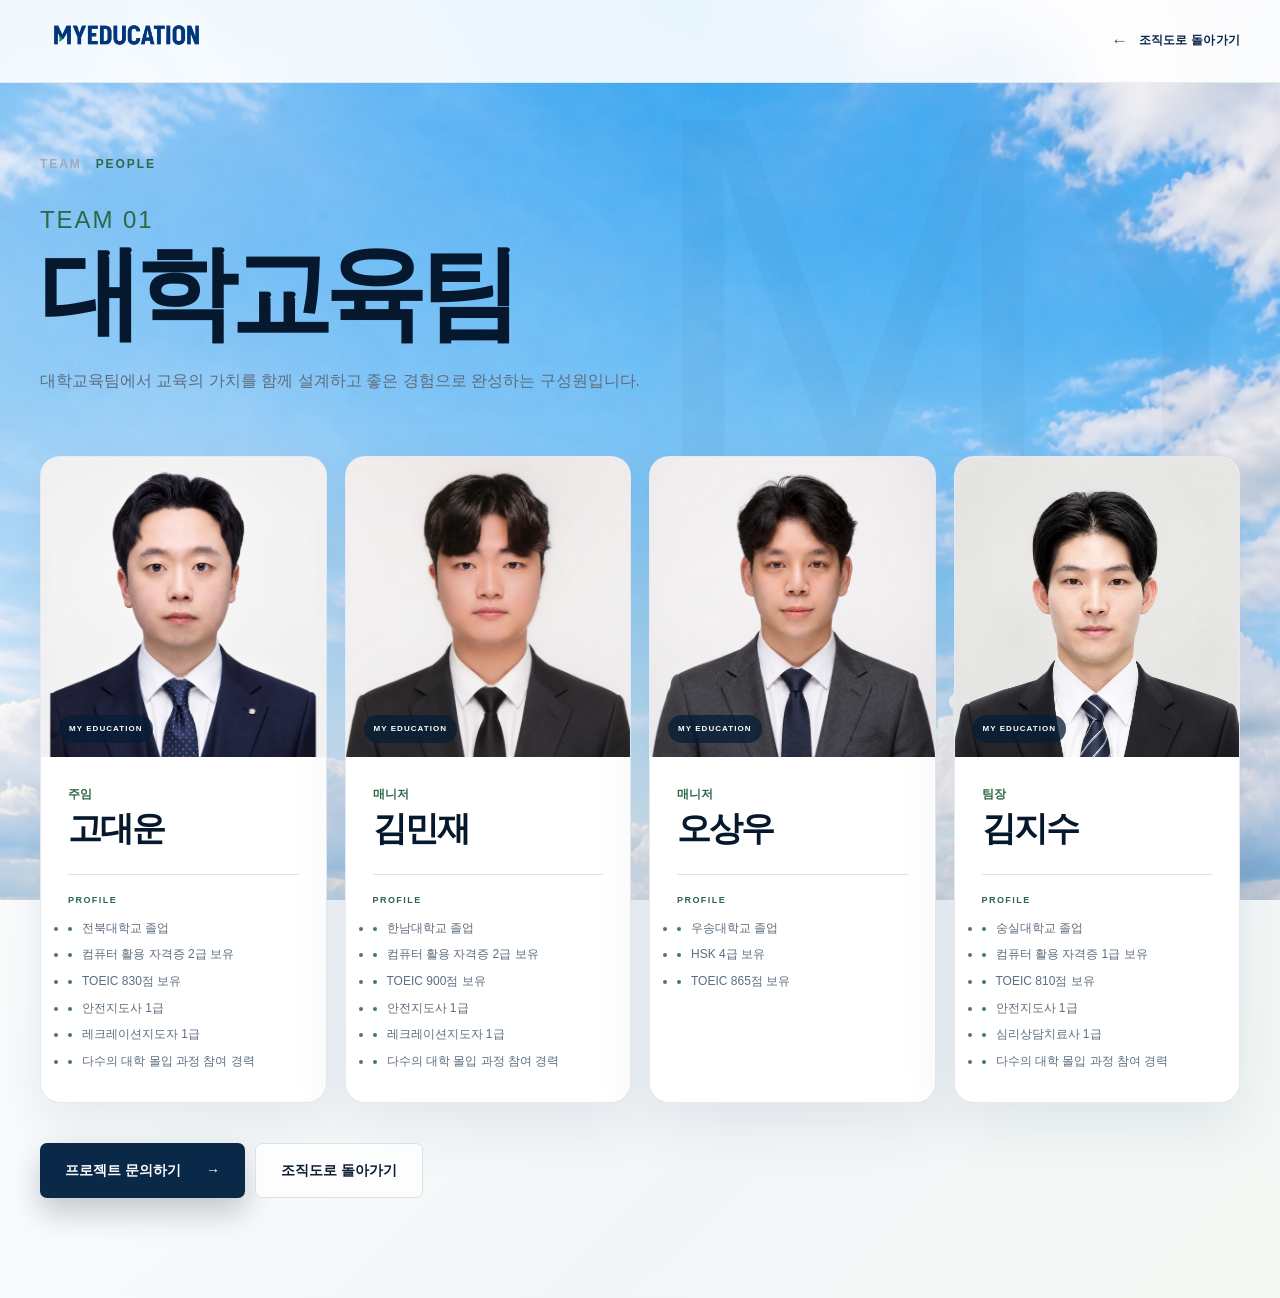
<file: team.html>
<!DOCTYPE html>
<html lang="ko">
<head>
    <meta charset="UTF-8">
    <meta name="viewport" content="width=device-width, initial-scale=1.0">
    <meta name="description" content="마이에듀케이션 팀원 소개">
    <title>팀원 소개 | 마이에듀케이션</title>
    <link rel="stylesheet" href="style.css">
    <link rel="stylesheet" href="team.css?v=20260830-1">
    <script src="team.js?v=20260830-1" defer></script>
</head>
<body class="team-page">
    <header class="team-header">
        <div class="container team-header-inner">
            <a class="logo" href="index.html" aria-label="마이에듀케이션 홈페이지로 이동">
                <img class="header-logo-image" src="images/logo-hd.png" alt="(주)마이에듀케이션">
            </a>
            <a class="team-back" href="index.html#about"><span aria-hidden="true">←</span> 조직도로 돌아가기</a>
        </div>
    </header>

    <main class="team-main">
        <section class="team-directory" aria-labelledby="team-title">
            <div class="team-profile-bg" aria-hidden="true">MY</div>
            <div class="container">
                <div class="team-directory-heading">
                    <p class="section-label"><span>TEAM</span> PEOPLE</p>
                    <p class="team-directory-index" id="team-index">TEAM 01</p>
                    <h1 id="team-title">대학교육팀</h1>
                    <p id="team-description">교육의 가치를 함께 설계하고 좋은 경험으로 완성하는 구성원입니다.</p>
                </div>

                <div class="team-member-grid" id="team-member-grid" aria-live="polite"></div>

                <div class="team-directory-actions">
                    <a class="button button-primary" href="index.html#contact">프로젝트 문의하기 <span aria-hidden="true">→</span></a>
                    <a class="button button-secondary" href="index.html#about">조직도로 돌아가기</a>
                </div>
            </div>
        </section>
    </main>
</body>
</html>
</file>
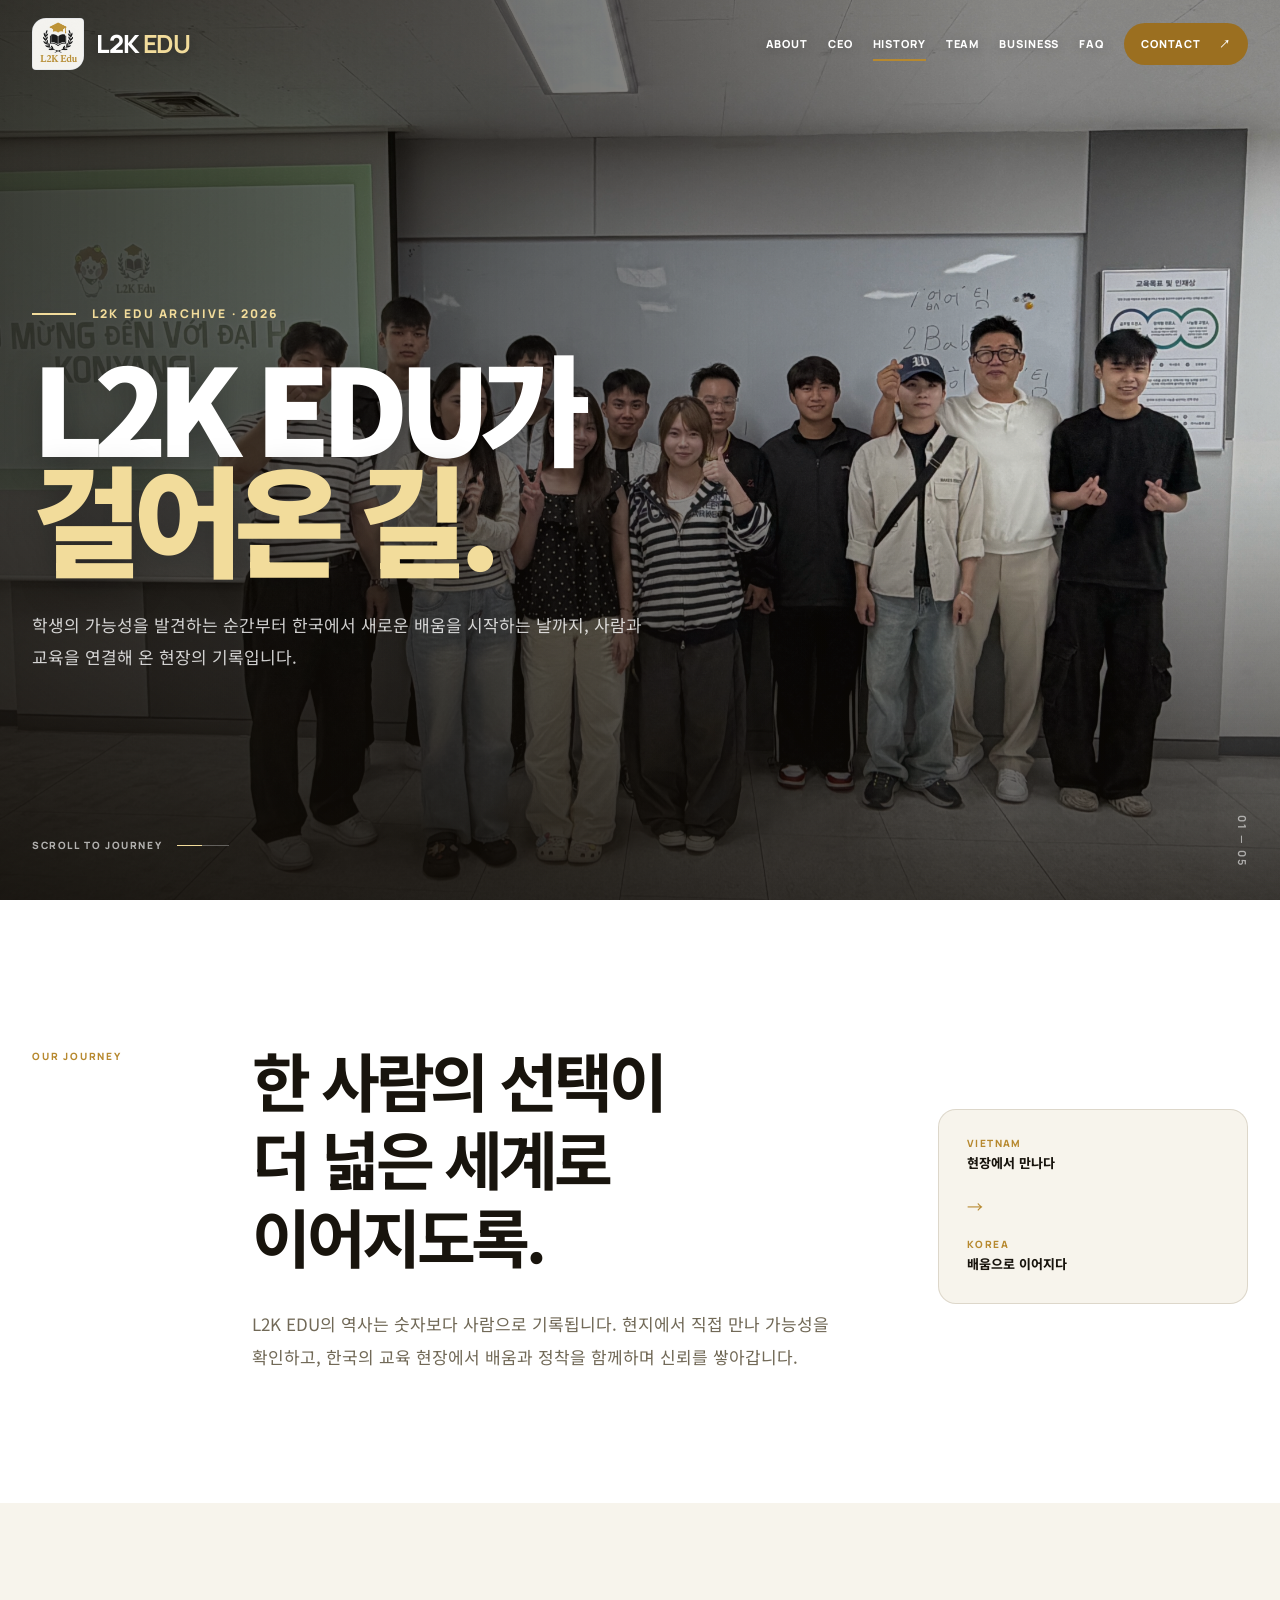
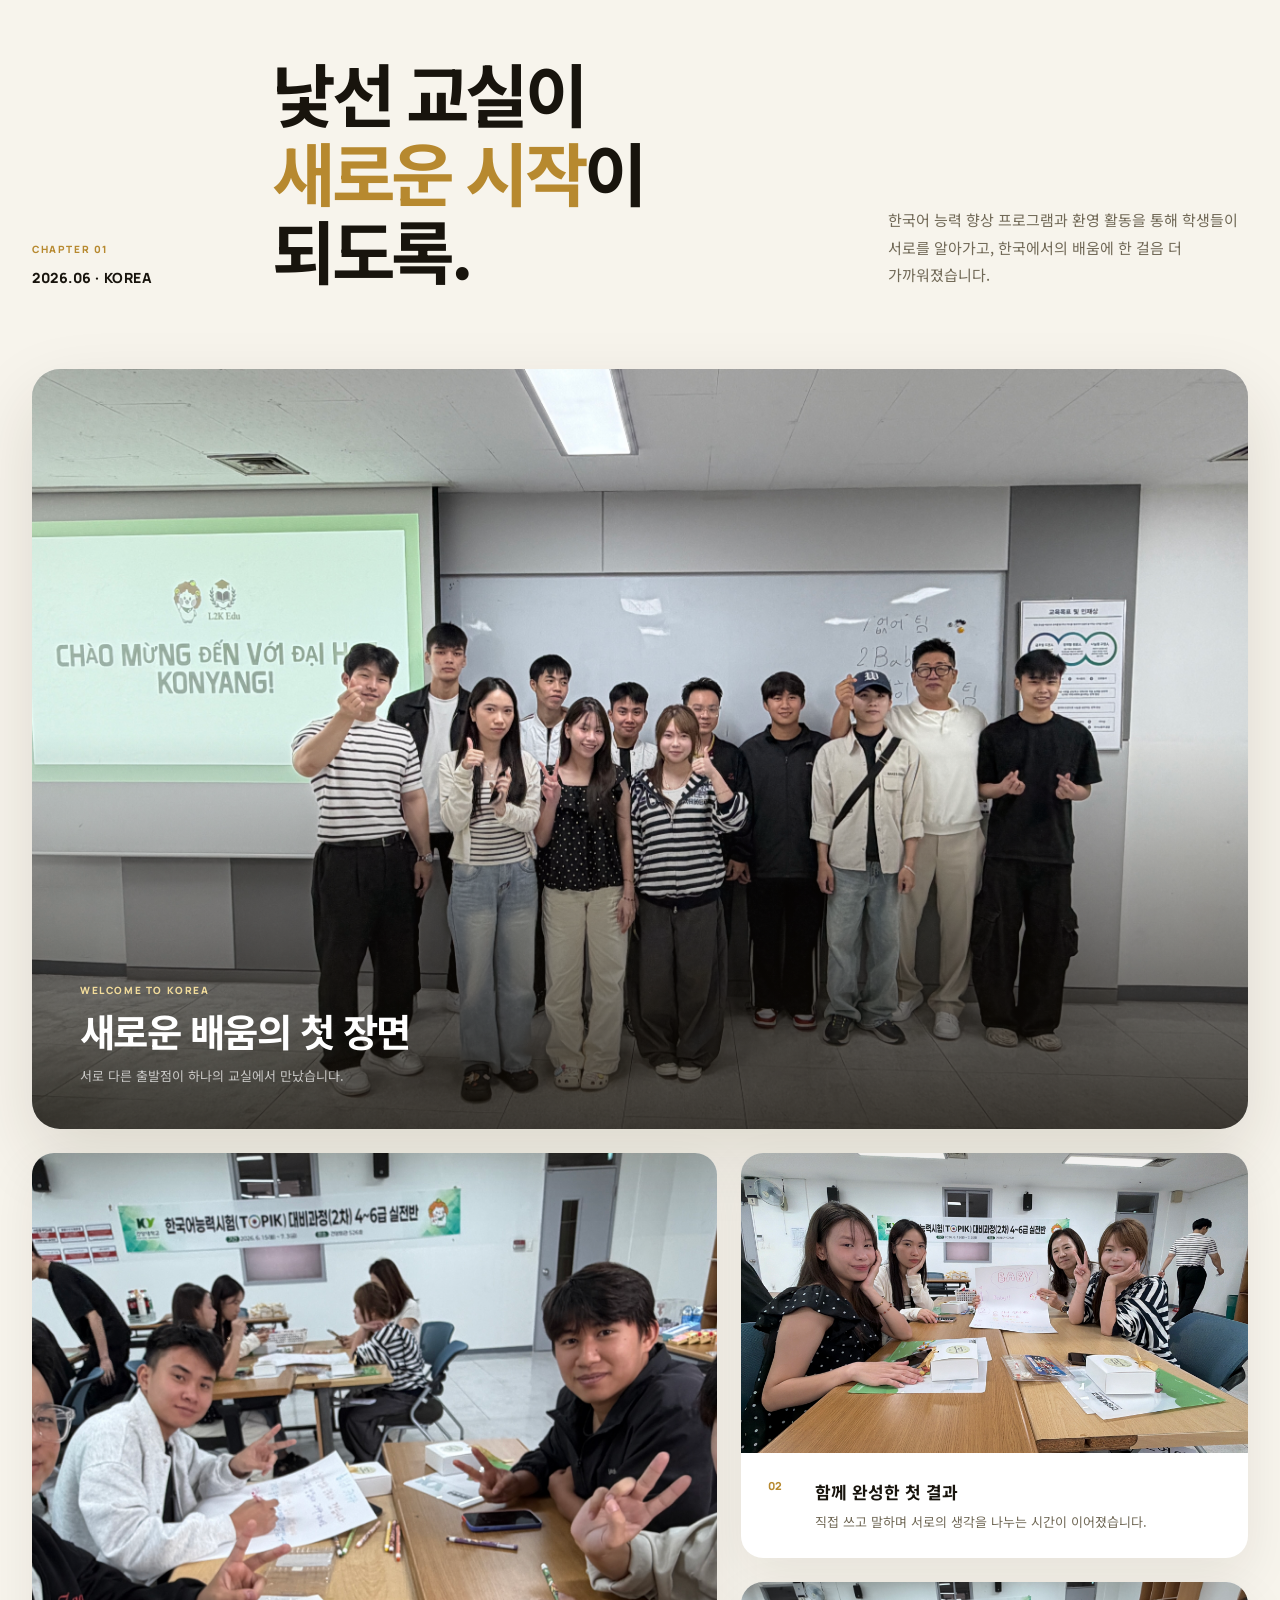
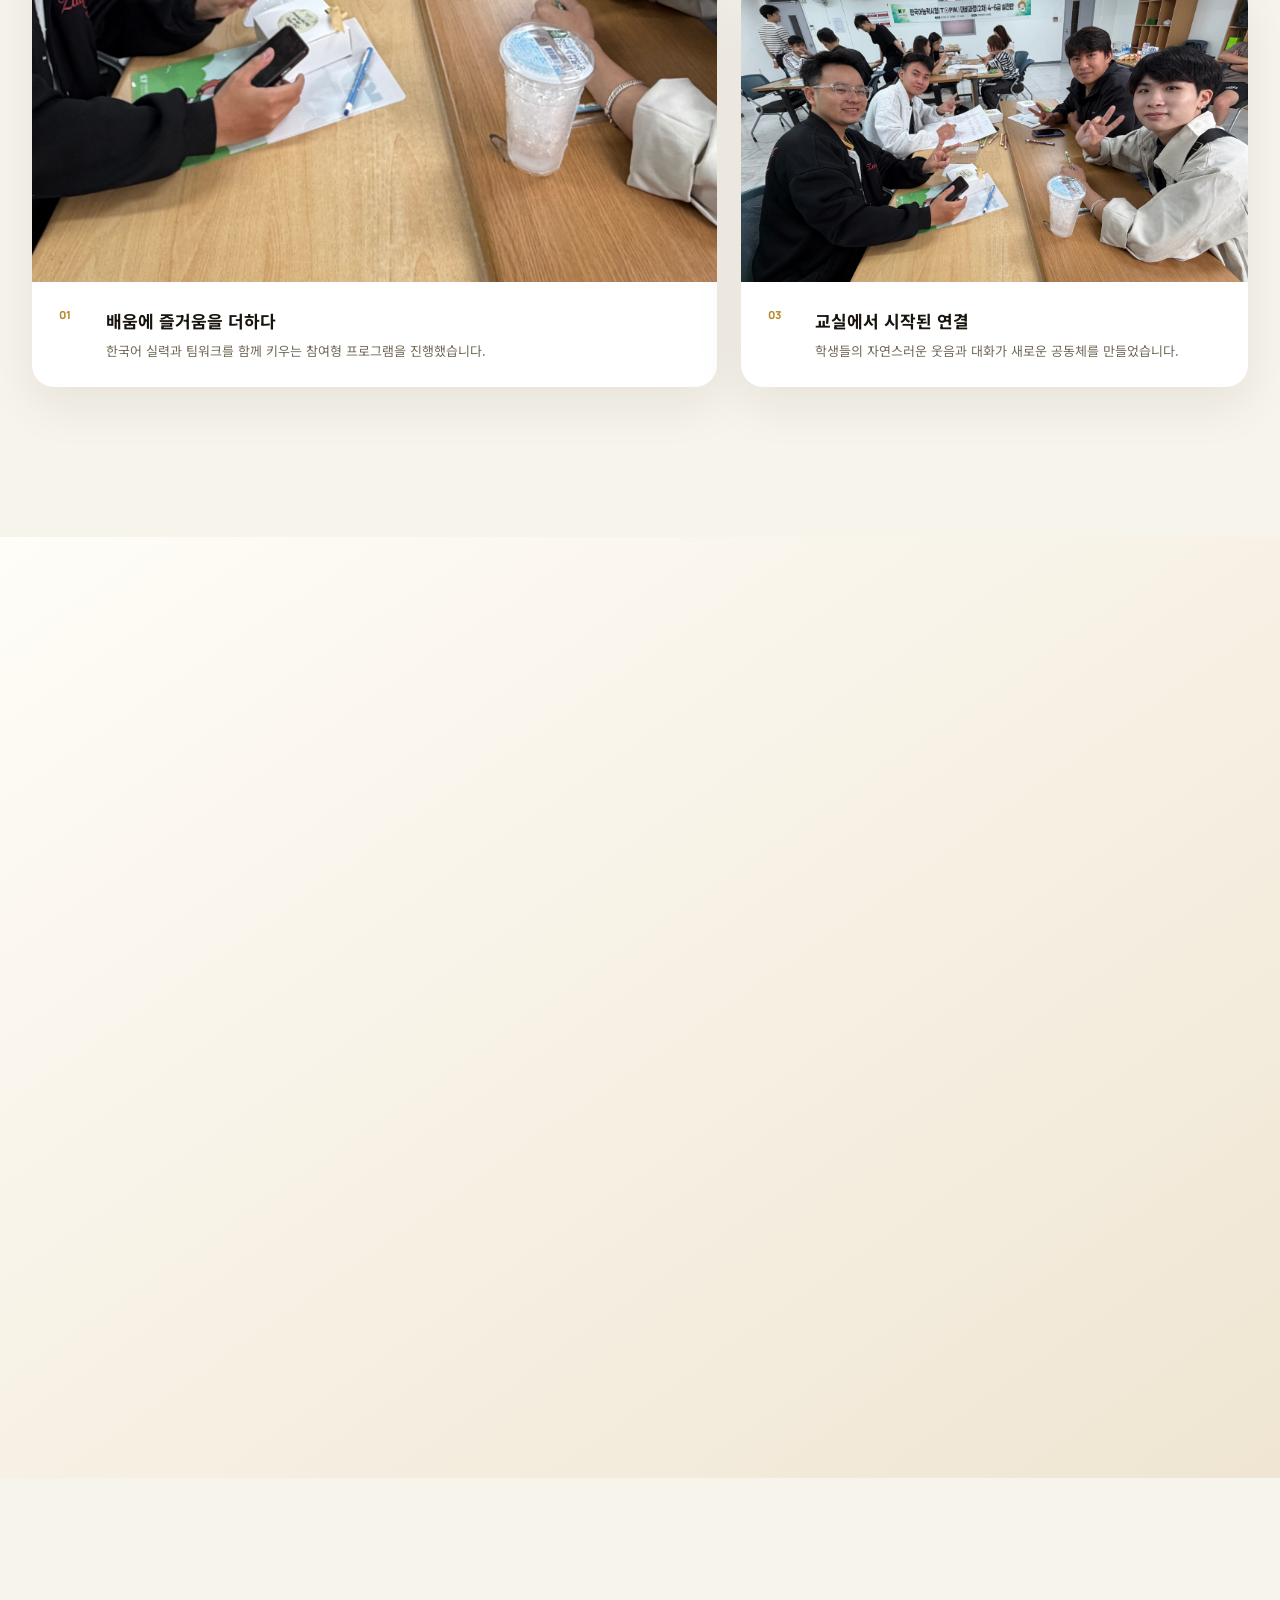
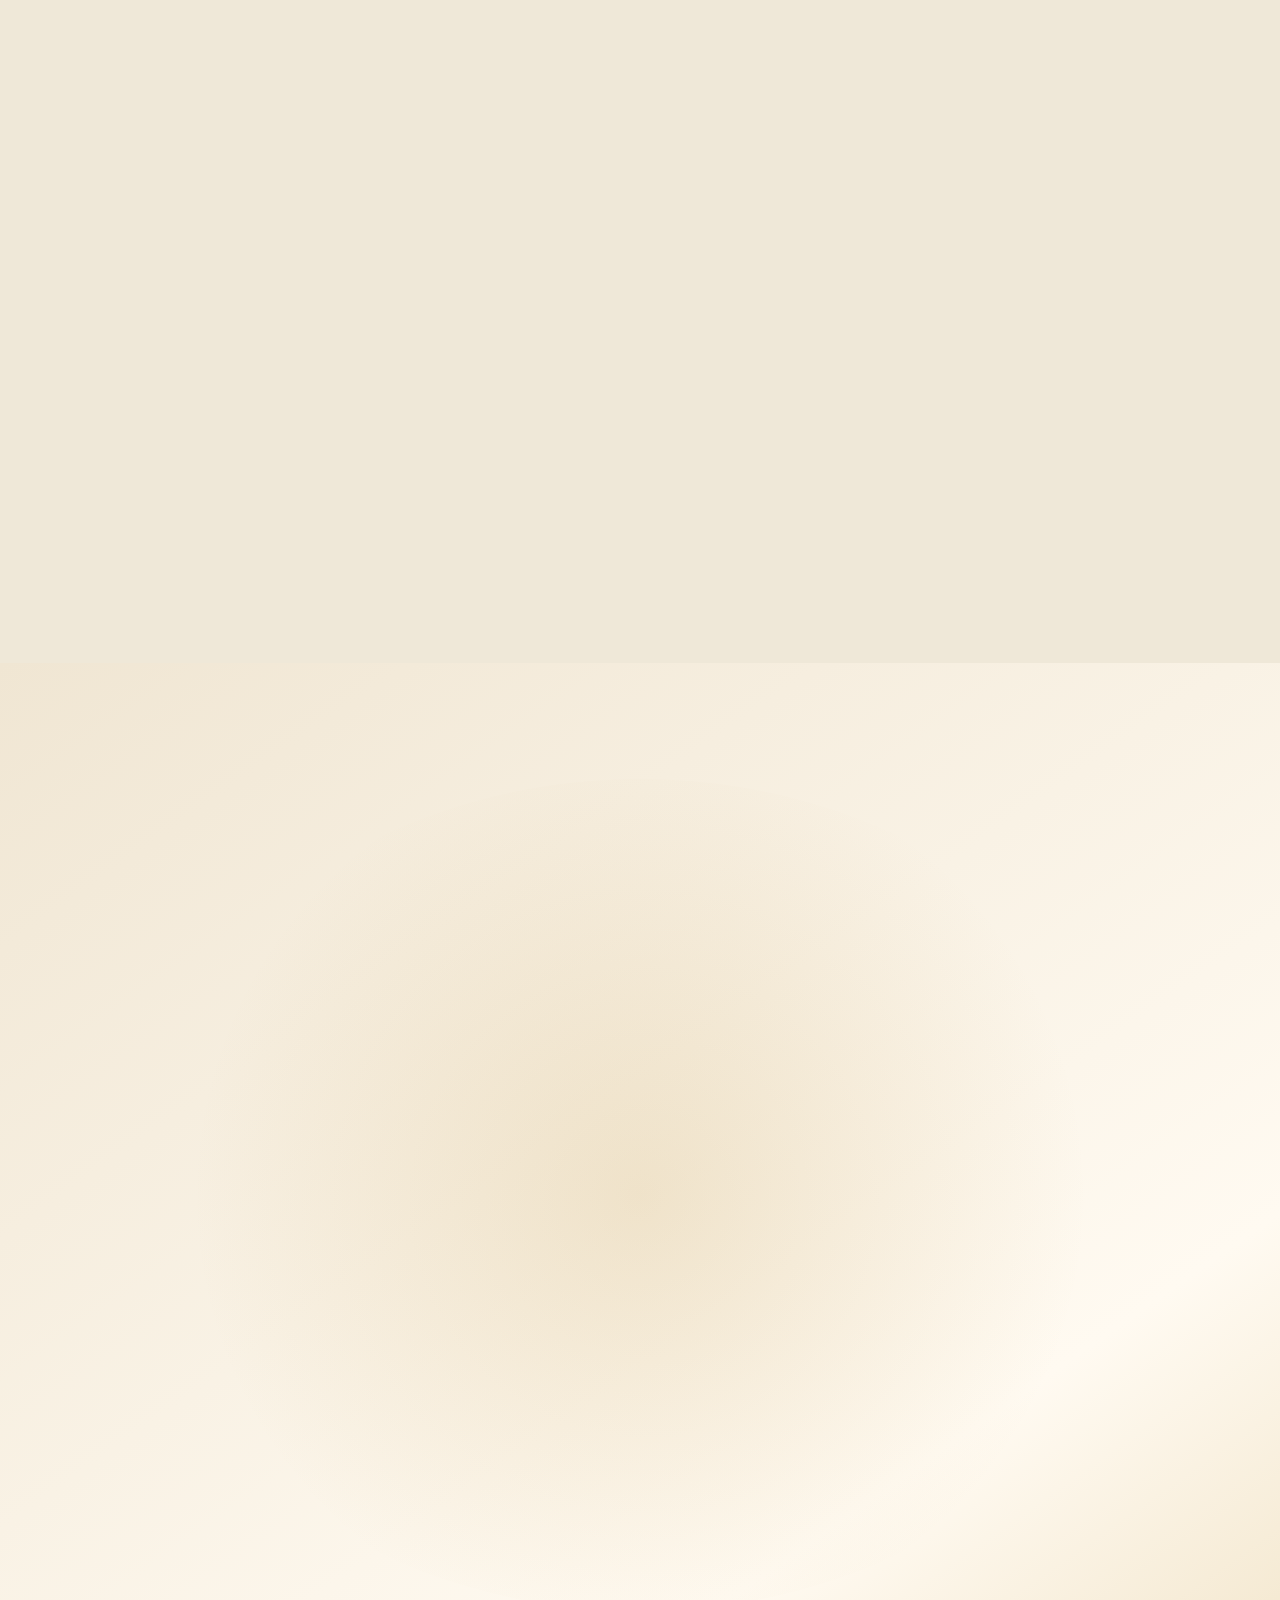
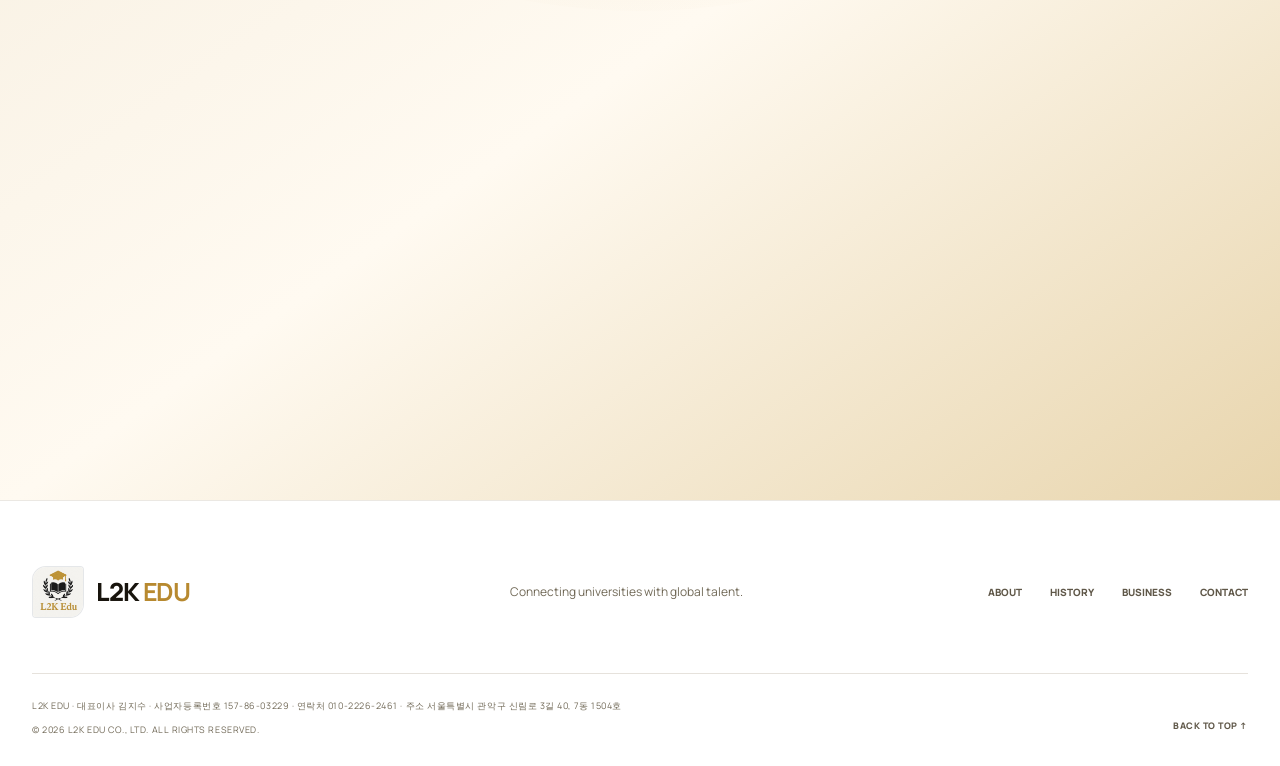
<file: l2k-edu/history.html>
<!doctype html>
<html lang="ko">
<head>
    <meta charset="utf-8">
    <meta name="viewport" content="width=device-width, initial-scale=1">
    <meta name="description" content="학생의 배움과 글로벌 교육 현장을 연결해 온 L2K EDU의 여정을 사진과 영상으로 소개합니다.">
    <title>L2K EDU | 우리가 걸어온 길</title>
    <link rel="preconnect" href="https://fonts.googleapis.com">
    <link rel="preconnect" href="https://fonts.gstatic.com" crossorigin>
    <link href="https://fonts.googleapis.com/css2?family=Manrope:wght@500;600;700;800&amp;family=Noto+Sans+KR:wght@400;500;600;700;800;900&amp;display=swap" rel="stylesheet">
    <link rel="stylesheet" href="style.css?v=20260831-5">
    <link rel="stylesheet" href="history.css?v=20260831-2">
    <script src="history.js?v=20260831-1" defer></script>
</head>
<body class="history-page">
    <a class="skip-link" href="#main">본문 바로가기</a>

    <header class="site-header" id="site-header">
        <div class="shell header-inner">
            <a class="brand" href="index.html" aria-label="L2K EDU 메인 홈페이지">
                <span class="brand-mark"><img src="5_L2K_Edu_로고_1.png" alt=""></span>
                <span class="brand-name">L2K <strong>EDU</strong></span>
            </a>
            <button class="menu-button" type="button" aria-expanded="false" aria-controls="primary-nav" aria-label="메뉴 열기">
                <span></span><span></span><span></span>
            </button>
            <nav class="primary-nav" id="primary-nav" aria-label="주요 메뉴">
                <a href="index.html#about">ABOUT</a>
                <a href="index.html#ceo-message">CEO</a>
                <a class="nav-current" href="history.html" aria-current="page">HISTORY</a>
                <a href="index.html#organization">TEAM</a>
                <a href="index.html#services">BUSINESS</a>
                <a href="index.html#faq">FAQ</a>
                <a class="nav-contact" href="index.html#contact">CONTACT <span aria-hidden="true">↗</span></a>
            </nav>
        </div>
    </header>

    <main id="main">
        <section class="history-hero" id="top">
            <div class="history-hero-photo" aria-hidden="true"></div>
            <div class="history-hero-shade" aria-hidden="true"></div>
            <div class="shell history-hero-inner">
                <p class="history-kicker">L2K EDU ARCHIVE · 2026</p>
                <h1>L2K EDU가<br><em>걸어온 길.</em></h1>
                <p class="history-hero-copy">학생의 가능성을 발견하는 순간부터 한국에서 새로운 배움을 시작하는 날까지, 사람과 교육을 연결해 온 현장의 기록입니다.</p>
                <a class="history-scroll" href="#story"><span>SCROLL TO JOURNEY</span><i aria-hidden="true"></i></a>
            </div>
            <p class="history-hero-index" aria-hidden="true">01 — 05</p>
        </section>

        <section class="history-intro" id="story">
            <div class="shell history-intro-grid reveal">
                <p class="history-section-tag">OUR JOURNEY</p>
                <div>
                    <h2>한 사람의 선택이<br>더 넓은 세계로 이어지도록.</h2>
                    <p>L2K EDU의 역사는 숫자보다 사람으로 기록됩니다. 현지에서 직접 만나 가능성을 확인하고, 한국의 교육 현장에서 배움과 정착을 함께하며 신뢰를 쌓아갑니다.</p>
                </div>
                <div class="history-route" aria-label="Vietnam to Korea">
                    <span><small>VIETNAM</small>현장에서 만나다</span>
                    <i aria-hidden="true">→</i>
                    <span><small>KOREA</small>배움으로 이어지다</span>
                </div>
            </div>
        </section>

        <section class="history-chapter history-chapter-korea">
            <div class="shell">
                <header class="chapter-heading reveal">
                    <div><p>CHAPTER 01</p><strong>2026.06 · KOREA</strong></div>
                    <h2>낯선 교실이<br><em>새로운 시작</em>이 되도록.</h2>
                    <p>한국어 능력 향상 프로그램과 환영 활동을 통해 학생들이 서로를 알아가고, 한국에서의 배움에 한 걸음 더 가까워졌습니다.</p>
                </header>

                <figure class="history-feature reveal">
                    <img src="asset/history/history-04.jpg" alt="건양대학교 환영 프로그램에 참여한 학생들과 관계자 단체 사진">
                    <figcaption><span>WELCOME TO KOREA</span><strong>새로운 배움의 첫 장면</strong><small>서로 다른 출발점이 하나의 교실에서 만났습니다.</small></figcaption>
                </figure>

                <div class="history-gallery">
                    <figure class="gallery-card gallery-card-wide reveal">
                        <img src="asset/history/history-02.jpg" alt="한국어능력시험 대비 프로그램에서 활동하는 학생들">
                        <figcaption><span>01</span><p><strong>배움에 즐거움을 더하다</strong>한국어 실력과 팀워크를 함께 키우는 참여형 프로그램을 진행했습니다.</p></figcaption>
                    </figure>
                    <figure class="gallery-card reveal">
                        <img src="asset/history/history-03.jpg" alt="한국어 수업 활동 결과물을 들고 있는 학생들과 관계자">
                        <figcaption><span>02</span><p><strong>함께 완성한 첫 결과</strong>직접 쓰고 말하며 서로의 생각을 나누는 시간이 이어졌습니다.</p></figcaption>
                    </figure>
                    <figure class="gallery-card reveal">
                        <img src="asset/history/history-05.jpg" alt="한국어 수업 중 미소 짓는 학생들">
                        <figcaption><span>03</span><p><strong>교실에서 시작된 연결</strong>학생들의 자연스러운 웃음과 대화가 새로운 공동체를 만들었습니다.</p></figcaption>
                    </figure>
                </div>
            </div>
        </section>

        <section class="history-community">
            <div class="shell history-community-grid">
                <figure class="reveal"><img src="asset/history/history-01.jpg" alt="식사를 함께하며 교류하는 L2K EDU 관계자들"></figure>
                <div class="reveal">
                    <p class="history-section-tag">BEYOND THE CLASSROOM</p>
                    <h2>관계는 교실 밖에서도<br>계속됩니다.</h2>
                    <p>교육은 수업만으로 완성되지 않습니다. 함께 식사하고 이야기를 나누는 일상의 시간 속에서 서로를 이해하고, 오래 이어질 신뢰를 만들어갑니다.</p>
                    <blockquote>“학생에게는 든든한 시작을,<br>파트너에게는 믿을 수 있는 연결을.”</blockquote>
                </div>
            </div>
        </section>

        <section class="history-student-life">
            <div class="shell">
                <header class="student-life-heading reveal">
                    <div>
                        <p class="history-section-tag">STUDENT LIFE IN KOREA</p>
                        <h2>함께 적응하고,<br><em>일상을 만들어갑니다.</em></h2>
                    </div>
                    <p>한국에 도착한 뒤의 식사와 교류, 캠퍼스에서의 만남까지 학생들이 새로운 환경에 안정적으로 적응하도록 가까이에서 함께합니다.</p>
                </header>

                <div class="student-life-grid">
                    <figure class="student-life-card reveal">
                        <img src="asset/history/history-08-student-meal.jpg" alt="한국에서 함께 식사하며 교류하는 유학생들">
                        <figcaption><span>01 · DAILY LIFE</span><strong>한국에서 나눈 첫 식사</strong><small>새로운 음식과 일상을 함께 경험하며 자연스럽게 가까워졌습니다.</small></figcaption>
                    </figure>
                    <figure class="student-life-card reveal reveal-delay">
                        <img src="asset/history/history-09-campus-community.jpg" alt="캠퍼스 교류 활동에 참여한 유학생들">
                        <figcaption><span>02 · CAMPUS COMMUNITY</span><strong>캠퍼스에서 이어진 교류</strong><small>학생들이 서로 어울리고 응원하며 새로운 공동체를 만들어갑니다.</small></figcaption>
                    </figure>
                </div>
            </div>
        </section>

        <section class="history-chapter history-chapter-vietnam">
            <div class="shell">
                <header class="chapter-heading reveal">
                    <div><p>CHAPTER 02</p><strong>2026.08 · VIETNAM</strong></div>
                    <h2>현장에서 만나고,<br><em>직접 듣습니다.</em></h2>
                    <p>현지 학교와 교육 파트너를 직접 찾아가 학생들이 바라는 미래와 교육 현장의 목소리를 듣고, 더 책임 있는 연결의 방법을 함께 설계했습니다.</p>
                </header>

                <div class="field-grid">
                    <figure class="field-photo field-photo-school reveal">
                        <img src="asset/history/history-06.jpg" alt="베트남 하이퐁 투이흐엉 고등학교를 방문한 L2K EDU 관계자들">
                        <figcaption><span>FIELD VISIT 01</span><strong>학교에서 가능성을 만나다</strong><small>Hai Phong, Vietnam</small></figcaption>
                    </figure>
                    <figure class="field-photo field-photo-meeting reveal">
                        <img src="asset/history/history-07.jpg" alt="베트남 현지 교육 파트너와 협의하는 모습">
                        <figcaption><span>FIELD VISIT 02</span><strong>대화로 신뢰를 설계하다</strong><small>Local Education Partnership</small></figcaption>
                    </figure>
                </div>
            </div>
        </section>

        <section class="history-film" id="journey-film">
            <div class="history-film-glow" aria-hidden="true"></div>
            <div class="shell">
                <header class="film-heading reveal">
                    <p>L2K JOURNEY FILM · THE FINALE</p>
                    <h2>오늘의 만남이<br><em>내일의 길</em>이 됩니다.</h2>
                    <span>현장에서 이어진 L2K EDU의 순간을 영상으로 만나보세요.</span>
                </header>
                <div class="film-frame reveal">
                    <div class="film-label"><span>NOW PLAYING</span><i></i><strong>L2K EDU · OUR JOURNEY</strong></div>
                    <video id="journey-video" autoplay muted loop playsinline controls preload="metadata" poster="asset/history/history-07.jpg">
                        <source src="asset/history/l2k-journey.mp4?v=20260831-1" type="video/mp4">
                        브라우저가 영상 재생을 지원하지 않습니다.
                    </video>
                </div>
                <div class="film-ending reveal">
                    <p>이 여정은 아직 끝나지 않았습니다.</p>
                    <a href="index.html">메인으로 돌아가기 <span aria-hidden="true">→</span></a>
                    <a href="index.html#contact">함께할 이야기 남기기 <span aria-hidden="true">↗</span></a>
                </div>
            </div>
        </section>
    </main>

    <footer class="site-footer history-footer">
        <div class="shell footer-top">
            <a class="brand brand-footer" href="index.html"><span class="brand-mark"><img src="5_L2K_Edu_로고_1.png" alt=""></span><span class="brand-name">L2K <strong>EDU</strong></span></a>
            <p>Connecting universities with global talent.</p>
            <nav aria-label="하단 메뉴"><a href="index.html#about">ABOUT</a><a href="history.html">HISTORY</a><a href="index.html#services">BUSINESS</a><a href="index.html#contact">CONTACT</a></nav>
        </div>
        <div class="shell footer-bottom">
            <div class="footer-legal">
                <p><span>L2K EDU</span> · 대표이사 김지수 · 사업자등록번호 157-86-03229 · 연락처 010-2226-2461 · 주소 서울특별시 관악구 신림로 3길 40, 7동 1504호</p>
                <p>© <span id="current-year"></span> L2K EDU CO., LTD. ALL RIGHTS RESERVED.</p>
            </div>
            <a class="footer-back-top" href="#top">BACK TO TOP ↑</a>
        </div>
    </footer>
</body>
</html>
</file>
<file: style.css>
:root {
    --blue-950: #06182d;
    --blue-900: #0a2848;
    --blue-800: #123b61;
    --blue-600: #1d527a;
    --blue-500: #326b91;
    --blue-100: #e6edf3;
    --blue-50: #f3f6f8;
    --green-700: #2f6848;
    --green-600: #417d59;
    --green-500: #61936f;
    --green-300: #a7c7ae;
    --green-100: #e5f0e8;
    --green-50: #f3f8f4;
    --ink: #0a1c30;
    --muted: #5d6d7d;
    --line: #d9e2e7;
    --white: #fff;
    --container: 1200px;
    --shadow: 0 24px 70px rgba(13, 47, 95, .12);
}

* { margin: 0; padding: 0; box-sizing: border-box; }
html { scroll-behavior: smooth; scroll-padding-top: 80px; }
body { overflow-x: hidden; background: var(--white); color: var(--ink); font-family: Pretendard, "Noto Sans KR", "Apple SD Gothic Neo", "Segoe UI", sans-serif; line-height: 1.65; word-break: keep-all; }
body.menu-open { overflow: hidden; }
body.modal-open { overflow: hidden; }
a { color: inherit; text-decoration: none; }
button { color: inherit; font: inherit; }
img { display: block; width: 100%; }
.container { width: min(var(--container), calc(100% - 48px)); margin: 0 auto; }
.skip-link { position: fixed; top: -60px; left: 16px; z-index: 9999; padding: 12px 18px; background: var(--blue-950); color: #fff; transition: top .2s; }
.skip-link:focus { top: 12px; }

.site-header { position: fixed; inset: 0 0 auto; z-index: 1000; border-bottom: 1px solid transparent; transition: height .3s, background .3s, border-color .3s, box-shadow .3s; }
.site-header.scrolled { background: rgba(255,255,255,.92); border-color: rgba(11,25,48,.08); box-shadow: 0 8px 30px rgba(11,25,48,.05); backdrop-filter: blur(18px); }
.header-inner { height: 88px; display: flex; align-items: center; justify-content: space-between; transition: height .3s; }
.site-header.scrolled .header-inner { height: 72px; }
.logo { display: inline-flex; align-items: center; gap: 11px; padding: 0; border: 0; background: transparent; font-weight: 800; letter-spacing: -.04em; }
.header-logo-image { display: block; width: 172px; height: auto; max-height: 46px; object-fit: contain; filter: none; }
.site-header:not(.scrolled) .header-logo-image { filter: drop-shadow(0 2px 8px rgba(255,255,255,.72)); }
.site-header.scrolled .header-logo-image { filter: none; }
.logo-mark { display: grid; place-items: center; width: 42px; height: 42px; border-radius: 11px 4px 11px 4px; background: var(--blue-600); color: #fff; font-size: 12px; letter-spacing: -.02em; }
.logo-copy { font-size: 20px; color: var(--ink); }
.logo-copy small { margin-right: 2px; font-size: .58em; font-weight: 700; vertical-align: 2px; }
.logo-copy strong { color: var(--blue-600); }
.primary-nav { display: flex; align-items: center; gap: clamp(14px, 1.7vw, 28px); }
.primary-nav a { position: relative; padding: 12px 0; color: #263851; font-size: 13px; font-weight: 700; letter-spacing: .05em; }
.primary-nav a:not(.nav-contact)::after { content: ""; position: absolute; bottom: 5px; left: 0; width: 0; height: 2px; background: var(--green-600); transition: width .25s; }
.primary-nav a:hover::after, .primary-nav a.active::after { width: 100%; }
.primary-nav .nav-contact { padding: 11px 18px; border: 1px solid rgba(11,25,48,.16); border-radius: 999px; transition: .25s; }
.primary-nav .nav-contact:hover { background: var(--blue-950); border-color: var(--blue-950); color: #fff; }
.auth-nav-button { min-height: 40px; padding: 0 18px; border: 0; border-radius: 999px; background: var(--blue-950); color: #fff; font-size: 12px; font-weight: 800; cursor: pointer; transition: transform .2s, background .2s; }
.auth-nav-button:hover { background: var(--green-700); transform: translateY(-1px); }
.user-menu { position: relative; display: flex; align-items: center; gap: 5px; }
.user-menu[hidden] { display: none; }
.user-avatar-link { flex: 0 0 auto; display: block; border-radius: 50%; transition: transform .2s, box-shadow .2s; }
.user-avatar-link:hover { transform: translateY(-1px); box-shadow: 0 5px 14px rgba(11,25,48,.18); }
.user-avatar-link:focus-visible { outline: 3px solid rgba(65,125,89,.35); outline-offset: 3px; }
.user-menu-button { display: flex; align-items: center; gap: 7px; min-height: 42px; padding: 5px 12px; border: 1px solid rgba(11,25,48,.14); border-radius: 999px; background: rgba(255,255,255,.82); color: var(--blue-950); font-size: 12px; font-weight: 800; cursor: pointer; }
.user-menu-chevron { color: var(--green-700); font-size: 15px; transition: transform .2s; }
.user-menu-button[aria-expanded="true"] .user-menu-chevron { transform: rotate(180deg); }
.user-avatar { display: grid; place-items: center; width: 36px; height: 36px; overflow: hidden; border: 2px solid #fff; border-radius: 50%; background: var(--green-600); color: #fff; box-shadow: 0 0 0 1px rgba(11,25,48,.12); font-size: 13px; font-weight: 900; }
.user-avatar img { width: 100%; height: 100%; object-fit: cover; }
.user-avatar img[hidden], .user-avatar span[hidden] { display: none; }
.user-menu-panel { position: absolute; right: 0; top: calc(100% + 10px); width: 220px; padding: 16px; border: 1px solid var(--line); border-radius: 12px; background: #fff; box-shadow: 0 18px 45px rgba(11,25,48,.16); }
.user-menu-panel[hidden] { display: none; }
.user-menu-panel span { display: block; overflow: hidden; margin-bottom: 12px; color: var(--muted); font-size: 11px; text-overflow: ellipsis; white-space: nowrap; }
.user-menu-profile-link { display: block; margin-bottom: 7px; padding: 10px; border-radius: 7px; background: var(--green-50); color: var(--green-800); font-size: 12px; font-weight: 800; text-align: center; }
.user-menu-panel button { width: 100%; padding: 10px; border: 0; border-radius: 7px; background: var(--blue-50); color: var(--blue-900); font-size: 12px; font-weight: 800; cursor: pointer; }
@media (min-width: 981px) {
    .site-header:not(.scrolled) .primary-nav a { color: var(--blue-950); }
    .site-header:not(.scrolled) .primary-nav .nav-contact { border-color: rgba(6,24,45,.24); background: rgba(255,255,255,.24); backdrop-filter: blur(8px); }
}
.menu-toggle { display: none; width: 44px; height: 44px; border: 0; border-radius: 50%; background: var(--blue-50); cursor: pointer; }
.menu-toggle span { display: block; width: 19px; height: 2px; margin: 4px auto; background: var(--ink); transition: transform .25s, opacity .2s; }

main { background: url("images/natural-cloud-sky-hero-v2.png") center / cover fixed no-repeat; }
.hero { position: relative; min-height: 860px; height: 100svh; max-height: 980px; overflow: hidden; padding: 118px 0 36px; background: linear-gradient(180deg, rgba(255,255,255,.9) 0%, rgba(246,251,253,.82) 40%, rgba(219,235,241,.46) 100%); }
.hero::before { content: ""; position: absolute; inset: 0; background: radial-gradient(circle at 50% 16%, rgba(255,255,255,.96), transparent 36%), linear-gradient(90deg, rgba(255,255,255,.25), transparent 26%, transparent 74%, rgba(255,255,255,.25)); pointer-events: none; }
.hero-glow { position: absolute; border-radius: 50%; filter: blur(10px); pointer-events: none; }
.hero-glow-one { width: 520px; height: 520px; right: -220px; top: -250px; background: rgba(89,163,202,.12); }
.hero-glow-two { width: 440px; height: 440px; left: -180px; bottom: -240px; background: rgba(117,180,137,.12); }
.hero-stage { position: relative; width: min(1320px, calc(100% - 72px)); height: calc(100% - 68px); min-height: 670px; margin: 0 auto; }
.hero-copy { position: relative; z-index: 7; display: flex; flex-direction: column; align-items: center; text-align: center; }
.eyebrow { display: flex; align-items: center; justify-content: center; gap: 13px; color: var(--green-700); font-size: 10px; font-weight: 900; letter-spacing: .24em; }
.eyebrow span { width: 34px; height: 1px; background: var(--green-600); }
.hero-title { width: min(1500px, calc(100vw - 48px)); display: flex; align-items: center; justify-content: center; gap: clamp(15px, 1.5vw, 27px); margin-top: 20px; color: var(--blue-900); font-family: "Bebas Neue", Impact, "Arial Narrow", sans-serif; font-size: clamp(56px, 5.15vw, 88px); font-weight: 400; line-height: .92; letter-spacing: .004em; white-space: nowrap; }
.hero-title span { --neon-core: rgba(91,196,255,.78); --neon-soft: rgba(41,143,231,.5); position: relative; display: block; color: #c3ebfb; -webkit-text-stroke: 1.35px rgba(3,24,47,.9); paint-order: stroke fill; animation: hero-neon-pulse 3.1s ease-in-out infinite; text-shadow: -1px 0 rgba(3,24,47,.62), 1px 0 rgba(3,24,47,.62), 0 -1px rgba(3,24,47,.62), 0 1px rgba(3,24,47,.62), 0 0 3px rgba(255,255,255,.82), 0 0 11px rgba(92,199,255,.72), 0 0 25px rgba(41,143,231,.43), 0 3px 3px rgba(4,29,55,.42); }
.hero-title span:not(:last-child)::after { content: ""; position: absolute; right: calc(clamp(15px, 1.5vw, 27px) / -2 - 2px); top: 50%; width: 4px; height: 4px; border-radius: 50%; background: var(--green-500); transform: translateY(-50%); }
.hero-title span:nth-child(2) { --neon-core: rgba(127,255,160,.78); --neon-soft: rgba(61,207,100,.48); color: #c7f2cf; text-shadow: -1px 0 rgba(3,37,23,.6), 1px 0 rgba(3,37,23,.6), 0 -1px rgba(3,37,23,.6), 0 1px rgba(3,37,23,.6), 0 0 3px rgba(255,255,255,.8), 0 0 11px rgba(127,255,160,.69), 0 0 25px rgba(61,207,100,.41), 0 3px 3px rgba(8,53,25,.38); animation-delay: -.55s; }
.hero-title span:last-child { --neon-core: rgba(255,229,104,.79); --neon-soft: rgba(244,177,31,.5); color: #f1e3a1; text-shadow: -1px 0 rgba(61,42,5,.6), 1px 0 rgba(61,42,5,.6), 0 -1px rgba(61,42,5,.6), 0 1px rgba(61,42,5,.6), 0 0 3px rgba(255,255,255,.8), 0 0 11px rgba(255,229,104,.7), 0 0 26px rgba(244,177,31,.42), 0 3px 3px rgba(72,46,3,.36); animation-delay: -1.1s; }
@keyframes hero-gold-sheen {
    0%, 18% { background-position: 100% 50%; }
    68%, 100% { background-position: -20% 50%; }
}
@keyframes hero-neon-pulse {
    0%, 100% { filter: drop-shadow(0 0 6px var(--neon-core)) drop-shadow(0 0 18px var(--neon-soft)); }
    50% { filter: drop-shadow(0 0 11px var(--neon-core)) drop-shadow(0 0 36px var(--neon-soft)); }
}
.hero-tagline { display: grid; gap: 6px; margin-top: 10px; color: var(--blue-950); font-family: "Noto Sans KR", Pretendard, sans-serif; font-size: clamp(31px, 2.75vw, 47px); font-weight: 900; line-height: 1.25; letter-spacing: -.06em; }
.hero-tagline > span { color: var(--blue-950); -webkit-text-fill-color: currentColor; -webkit-text-stroke: 0; text-shadow: none; }
.hero-tagline::before { content: "(주)마이에듀케이션"; color: var(--blue-600); font-size: clamp(12px, .9vw, 14px); font-weight: 900; line-height: 1; letter-spacing: .08em; }
.hero-tagline::after { content: none; }
.hero-open-book { position: absolute; left: 50%; bottom: -150px; z-index: 1; width: min(58vw, 900px); opacity: .18; transform: translateX(-50%); pointer-events: none; filter: saturate(.5) contrast(.88) brightness(1.14); }
.hero-open-book::before { content: ""; position: absolute; left: 50%; bottom: 27%; z-index: -1; width: 76%; height: 94%; background: radial-gradient(ellipse at 50% 100%, rgba(255,250,210,.68) 0%, rgba(255,244,181,.38) 25%, rgba(204,232,248,.2) 50%, rgba(190,226,247,.08) 66%, transparent 78%); clip-path: polygon(43% 100%, 57% 100%, 100% 0, 0 0); filter: blur(20px); opacity: .85; transform: translateX(-50%); animation: hero-book-light-pulse 4.8s ease-in-out infinite; }
.hero-open-book::after { content: ""; position: absolute; left: 50%; bottom: 20%; z-index: 2; width: 54%; height: 24%; border-radius: 50%; background: radial-gradient(ellipse, rgba(255,250,211,.65) 0%, rgba(255,244,183,.25) 45%, transparent 74%); filter: blur(13px); transform: translateX(-50%); animation: hero-book-light-pulse 4.8s ease-in-out infinite reverse; }
.hero-open-book img { position: relative; z-index: 1; display: block; width: 100%; height: auto; }
.hero-gallery { position: absolute; left: 50%; top: 250px; bottom: 94px; z-index: 3; width: min(1580px, calc(100vw - 40px)); overflow: hidden; transform: translateX(-50%); }
.hero-gallery::before, .hero-gallery::after { content: ""; position: absolute; top: 0; bottom: 0; z-index: 5; width: clamp(20px, 4vw, 70px); pointer-events: none; }
.hero-gallery::before { left: 0; background: linear-gradient(90deg, rgba(235,245,248,.92), transparent); }
.hero-gallery::after { right: 0; background: linear-gradient(-90deg, rgba(235,245,248,.92), transparent); }
.hero-gallery-track { --gallery-gap: 14px; --gallery-half-gap: 7px; width: max-content; height: 100%; display: flex; gap: var(--gallery-gap); animation: hero-gallery-scroll 34s linear infinite; will-change: transform; }
.hero-gallery-track:hover, .hero-gallery-track:focus-within { animation-play-state: paused; }
.hero-gallery-set { height: 100%; display: flex; gap: 14px; }
.hero-media { position: relative; flex: 0 0 clamp(230px, 18vw, 300px); height: 100%; display: block; overflow: hidden; border: 1px solid rgba(255,255,255,.84); border-radius: 18px; background: #dce9ec; box-shadow: 0 20px 45px rgba(6,35,62,.14); isolation: isolate; transition: transform .55s cubic-bezier(.2,.8,.2,1), box-shadow .55s; }
.hero-media::before, .hero-media::after { content: none; }
.hero-media:hover { z-index: 4; transform: translateY(-7px); box-shadow: 0 30px 62px rgba(6,35,62,.22); }
.hero-media img { position: relative; z-index: 1; width: 100%; height: 100%; object-fit: cover; filter: saturate(.9) contrast(1.03); transform: scale(1.01); transition: transform .9s cubic-bezier(.2,.8,.2,1), filter .55s; }
.hero-media:hover img { transform: scale(1.065); filter: saturate(1.04) contrast(1.06); }
@keyframes hero-gallery-scroll { to { transform: translate3d(calc(-50% - var(--gallery-half-gap)), 0, 0); } }
@keyframes hero-circle-float { 0%, 100% { translate: 0 0; } 50% { translate: 0 -11px; } }
@keyframes hero-book-light-pulse { 0%, 100% { opacity: .68; } 50% { opacity: 1; } }
.hero-actions { position: absolute; left: 50%; bottom: 0; z-index: 5; display: flex; flex-wrap: wrap; gap: 10px; transform: translateX(-50%); }
.button { min-height: 55px; display: inline-flex; align-items: center; justify-content: center; gap: 25px; padding: 0 25px; border: 0; border-radius: 7px; font-size: 14px; font-weight: 750; cursor: pointer; transition: transform .25s, box-shadow .25s, background .25s; }
.button:hover { transform: translateY(-3px); }
.button-primary { background: var(--blue-900); color: #fff; box-shadow: 0 14px 30px rgba(6,24,45,.22); }
.button-primary:hover { background: var(--blue-800); box-shadow: 0 18px 35px rgba(6,24,45,.28); }
.button-secondary { border: 1px solid var(--line); background: rgba(255,255,255,.78); color: var(--ink); }
.hero .button-primary { background: var(--blue-950); color: #fff; box-shadow: 0 14px 32px rgba(6,24,45,.25); }
.hero .button-primary:hover { background: var(--blue-800); }
.hero .button-secondary { border-color: rgba(6,24,45,.2); background: rgba(255,255,255,.52); color: var(--blue-950); backdrop-filter: blur(10px); }
.hero-proof { display: none; }
.hero-proof div { min-width: 150px; display: grid; gap: 2px; padding: 0 18px; border-left: 1px solid var(--line); }
.hero-proof div:last-child { border-right: 1px solid var(--line); }
.hero-proof strong { color: var(--green-700); font-size: 9px; letter-spacing: .12em; }
.hero-proof span { color: #52627a; font-size: 11px; font-weight: 700; white-space: nowrap; }
.hero .hero-proof div { border-color: rgba(6,24,45,.18); }
.hero .hero-proof strong { color: var(--green-700); }
.hero .hero-proof span { color: var(--blue-950); text-shadow: 0 1px 7px rgba(255,255,255,.65); }

.section { padding: 135px 0; }
.about { position: relative; overflow: hidden; background: radial-gradient(circle at 12% 18%, rgba(88,184,118,.1), transparent 28%), radial-gradient(circle at 88% 72%, rgba(49,123,185,.1), transparent 32%), linear-gradient(rgba(250,253,255,.42), rgba(241,248,248,.5)); }
.section-label { display: flex; align-items: center; gap: 14px; margin-bottom: 25px; color: var(--green-700); font-size: 12px; font-weight: 800; letter-spacing: .16em; }
.section-label span { color: #9daabd; font-weight: 650; }
.section-label.light { color: var(--green-300); }
.section-label.light span { color: #6f88ad; }
h2 { font-size: clamp(39px, 4.4vw, 61px); line-height: 1.25; letter-spacing: -.055em; }
.about-intro { display: grid; grid-template-columns: 1.1fr .9fr; gap: 100px; align-items: end; }
.about-copy { padding-bottom: 4px; color: var(--muted); }
.about-copy .lead { margin-bottom: 18px; color: #263851; font-size: 20px; font-weight: 650; line-height: 1.7; }
.about-copy > p:not(.lead) { font-size: 15px; }
.text-link { display: inline-flex; gap: 35px; margin-top: 28px; padding-bottom: 5px; border-bottom: 1px solid var(--ink); color: var(--ink); font-size: 13px; font-weight: 750; }
.about-values { margin-top: 90px; display: grid; grid-template-columns: repeat(3, 1fr); border: 1px solid var(--line); border-radius: 12px; background: #fff; box-shadow: 0 20px 60px rgba(17,54,103,.06); }
.about-values article { min-height: 230px; padding: 35px; border-right: 1px solid var(--line); }
.about-values article:last-child { border-right: 0; }
.value-icon { display: grid; place-items: center; width: 64px; height: 64px; margin-bottom: 32px; border-radius: 15px; background: var(--green-100); color: var(--green-700); font-family: "Bebas Neue", Impact, "Arial Narrow", sans-serif; font-size: 32px; font-weight: 400; line-height: 1; }
.about-values h3 { margin-bottom: 7px; font-size: 20px; }
.about-values p { color: var(--muted); font-size: 14px; }

.organization { margin-top: 130px; padding-top: 110px; border-top: 1px solid var(--line); }
.organization-heading { display: grid; grid-template-columns: 1.1fr .9fr; gap: 80px; align-items: end; }
.organization-heading .section-label { grid-column: 1 / -1; margin-bottom: -50px; }
.organization-heading h3 { font-size: clamp(32px, 3.8vw, 50px); line-height: 1.3; letter-spacing: -.05em; }
.organization-heading > p:last-child { max-width: 430px; padding-bottom: 7px; color: var(--muted); font-size: 15px; }
.organization-chart { max-width: 1180px; margin: 80px auto 0; }
.org-company, .org-director { position: relative; display: grid; place-items: center; margin-inline: auto; color: #fff; text-align: center; }
.org-company { width: min(380px, 86%); min-height: 92px; padding: 18px 30px; border-radius: 46px; background: linear-gradient(135deg, var(--blue-600), var(--blue-900)); box-shadow: 0 20px 45px rgba(17,54,103,.2); }
.org-company span, .org-director span { font-size: 9px; font-weight: 850; letter-spacing: .16em; opacity: .72; }
.org-company strong { font-size: 27px; letter-spacing: -.035em; }
.org-company::after { content: ""; position: absolute; top: 100%; left: 50%; width: 1px; height: 70px; background: #9fb4c7; }
.org-director { width: min(330px, 76%); min-height: 76px; margin-top: 70px; padding: 15px 26px; border-radius: 38px; background: linear-gradient(135deg, #435366, #26384e); box-shadow: 0 16px 34px rgba(11,25,48,.17); }
.org-director strong { font-size: 22px; letter-spacing: -.025em; }
.org-director::after { content: ""; position: absolute; top: 100%; left: 50%; width: 1px; height: 31px; background: #9fb4c7; }
.org-team-grid { position: relative; display: grid; grid-template-columns: repeat(5, minmax(0, 1fr)); gap: 14px; padding-top: 62px; }
.org-team-grid::before { content: ""; position: absolute; top: 30px; left: 10%; right: 10%; height: 1px; background: #9fb4c7; }
.org-team { position: relative; min-width: 0; display: flex; flex-direction: column; border: 1px solid #dce5ea; border-radius: 16px; background: #fff; box-shadow: 0 16px 38px rgba(17,54,103,.07); transition: transform .25s, box-shadow .25s; }
.org-team::before { content: ""; position: absolute; left: 50%; bottom: 100%; width: 1px; height: 32px; background: #9fb4c7; }
.org-team:hover { transform: translateY(-5px); box-shadow: 0 22px 44px rgba(17,54,103,.12); }
.org-team:focus-visible { outline: 3px solid rgba(65,125,89,.35); outline-offset: 4px; }
.org-team h4 { min-height: 76px; display: flex; align-items: center; justify-content: center; gap: 8px; padding: 15px 10px; border-radius: 15px 15px 0 0; background: linear-gradient(135deg, #33485f, #1c3046); color: #fff; font-size: clamp(15px, 1.35vw, 19px); letter-spacing: -.025em; text-align: center; }
.org-team h4 span { color: var(--green-300); font-family: "Bebas Neue", Impact, sans-serif; font-size: 16px; font-weight: 400; letter-spacing: .04em; }
.org-team ul { flex: 1; display: grid; align-content: start; gap: 8px; padding: 14px 14px 9px; }
.org-team li { min-height: 48px; display: grid; place-items: center; padding: 9px 7px; border-radius: 10px; background: #f2f5f6; color: #263851; font-size: 12px; font-weight: 750; line-height: 1.35; text-align: center; word-break: keep-all; }
.org-team-cta { display: flex; align-items: center; justify-content: space-between; gap: 8px; margin: 0 14px 14px; padding: 11px 12px; border-top: 1px solid var(--line); color: var(--green-700); font-size: 10px; font-weight: 850; letter-spacing: .04em; }
.org-team-cta b { font-size: 16px; transition: transform .2s; }
.org-team:hover .org-team-cta b { transform: translateX(4px); }

.ceo-message { position: relative; overflow: hidden; background: radial-gradient(circle at 12% 22%, rgba(255,255,255,.38), transparent 31%), radial-gradient(circle at 88% 76%, rgba(83,169,207,.11), transparent 30%), linear-gradient(180deg, rgba(241,248,248,.5) 0%, rgba(223,239,248,.54) 52%, rgba(239,248,250,.48) 100%); color: var(--ink); }
.ceo-message::before { content: "CEO"; position: absolute; right: -30px; bottom: -110px; color: rgba(8,43,76,.035); font-family: "Bebas Neue", Impact, sans-serif; font-size: clamp(250px, 38vw, 570px); line-height: 1; pointer-events: none; }
.ceo-message::after { content: ""; position: absolute; top: -180px; right: 8%; width: 430px; height: 430px; border: 1px solid rgba(46,112,157,.13); border-radius: 50%; box-shadow: 0 0 0 65px rgba(255,255,255,.12); pointer-events: none; }
.ceo-message-grid { position: relative; z-index: 1; display: grid; grid-template-columns: minmax(390px, .9fr) minmax(0, 1.1fr); align-items: center; gap: clamp(65px, 8vw, 125px); }
.ceo-message-visual { position: relative; margin: 0; }
.ceo-message-visual::before { content: ""; position: absolute; inset: 24px -22px -22px 24px; border: 1px solid rgba(41,105,147,.25); border-radius: 24px; }
.ceo-message-visual img { position: relative; z-index: 1; width: 100%; height: min(720px, 70vw); min-height: 580px; object-fit: contain; object-position: center; border-radius: 20px; background: #eee9e5; box-shadow: 0 38px 90px rgba(17,54,103,.18); }
.ceo-message-visual figcaption { position: absolute; z-index: 2; right: -12px; bottom: 24px; padding: 12px 17px; border-radius: 999px; background: var(--green-600); color: #fff; font-size: 9px; font-weight: 850; letter-spacing: .15em; }
.ceo-message-visual figcaption span { margin-right: 7px; color: var(--green-100); }
.ceo-message-content { max-width: 650px; }
.ceo-message .section-label.light { color: var(--green-700); }
.ceo-message .section-label.light span { color: #7890a6; }
.ceo-message-content h2 { color: var(--blue-950); font-size: clamp(40px, 4.3vw, 60px); }
.ceo-message-copy { display: grid; gap: 16px; margin-top: 38px; }
.ceo-message-copy p { max-width: 610px; color: #53677b; font-size: 15px; line-height: 1.9; word-break: keep-all; }
.ceo-message-copy .ceo-message-opening { color: var(--blue-950); font-size: 20px; font-weight: 720; line-height: 1.65; letter-spacing: -.025em; }
.ceo-message-signature { display: flex; align-items: center; justify-content: flex-end; gap: 14px; max-width: 610px; margin-top: 28px; color: #6d8193; font-size: 11px; }
.ceo-message-signature strong { color: var(--blue-950); font-family: "Noto Serif KR", serif; font-size: 24px; letter-spacing: .1em; }
.ceo-signature-name { position: relative; display: inline-block; }
.ceo-sign-mark { position: absolute; top: calc(100% + 4px); right: -8px; width: 148px; pointer-events: none; }
.ceo-sign-mark img { display: block; width: 100%; height: auto; filter: brightness(0) saturate(100%) invert(12%) sepia(25%) saturate(2397%) hue-rotate(175deg) brightness(89%) contrast(97%); opacity: .82; transform: rotate(-3deg); }

.history { position: relative; overflow: hidden; background: radial-gradient(circle at 8% 16%, rgba(105,207,137,.1), transparent 28%), radial-gradient(circle at 92% 64%, rgba(54,133,194,.1), transparent 30%), linear-gradient(145deg, rgba(239,248,250,.46) 0%, rgba(253,254,253,.5) 48%, rgba(232,243,236,.54) 100%); }
.history::before { content: "2016"; position: absolute; right: -35px; top: -100px; color: rgba(10,40,72,.04); font-family: "Bebas Neue", Impact, sans-serif; font-size: clamp(220px, 29vw, 470px); font-weight: 400; line-height: 1; letter-spacing: -.055em; pointer-events: none; }
.history-heading { position: relative; display: grid; grid-template-columns: 1fr 430px; gap: 90px; align-items: end; }
.history-heading > p { max-width: 430px; padding-bottom: 7px; color: var(--muted); font-size: 16px; line-height: 1.85; }
.history-origin { position: relative; display: grid; grid-template-columns: .72fr 1.28fr; min-height: 510px; margin-top: 78px; overflow: hidden; border: 1px solid rgba(255,255,255,.22); border-radius: 30px; background: linear-gradient(135deg, #164a74 0%, #092b4d 42%, #05182e 100%); color: #fff; box-shadow: 0 35px 90px rgba(6,24,45,.22), inset 0 1px 0 rgba(255,255,255,.13); }
.history-origin::before { content: ""; position: absolute; inset: 0; background: radial-gradient(circle at 18% 22%, rgba(130,190,229,.24), transparent 29%), linear-gradient(115deg, rgba(255,255,255,.07), transparent 34%); pointer-events: none; }
.history-origin::after { content: ""; position: absolute; right: -120px; bottom: -180px; width: 420px; height: 420px; border: 1px solid rgba(167,199,174,.24); border-radius: 50%; box-shadow: 0 0 0 55px rgba(167,199,174,.055), 0 0 0 110px rgba(167,199,174,.03); pointer-events: none; }
.history-year { position: relative; z-index: 1; display: flex; flex-direction: column; justify-content: center; padding: 60px; border-right: 1px solid rgba(255,255,255,.13); background: linear-gradient(145deg, rgba(255,255,255,.075), rgba(255,255,255,.018)); backdrop-filter: blur(8px); }
.history-year small { color: var(--green-300); font-size: 10px; font-weight: 800; letter-spacing: .24em; }
.history-year strong { margin: 15px 0 3px; color: #fff; background: linear-gradient(180deg, #fff 12%, #cde0ee 54%, #81a8c5 100%); font-family: "Bebas Neue", Impact, sans-serif; font-size: clamp(115px, 12vw, 180px); font-weight: 400; line-height: .8; letter-spacing: -.035em; -webkit-background-clip: text; background-clip: text; -webkit-text-fill-color: transparent; filter: drop-shadow(0 12px 30px rgba(0,0,0,.25)); }
.history-year span { color: #91a9c6; font-size: 18px; font-weight: 700; letter-spacing: .16em; }
.history-origin-copy { position: relative; z-index: 1; display: flex; flex-direction: column; justify-content: center; padding: 65px 70px; }
.history-origin-copy > p:first-child { color: var(--green-300); font-size: 10px; font-weight: 800; letter-spacing: .2em; }
.history-origin-copy h3 { max-width: 650px; margin: 18px 0 24px; font-size: clamp(31px, 3vw, 47px); line-height: 1.3; letter-spacing: -.055em; text-shadow: 0 8px 28px rgba(0,0,0,.22); }
.history-origin-copy > p:not(:first-child) { max-width: 680px; color: #aebfd2; font-size: 15px; line-height: 1.85; }
.history-stats { display: grid; grid-template-columns: repeat(3, 1fr); gap: 10px; margin-top: 42px; }
.history-stats div { display: grid; gap: 5px; min-height: 82px; padding: 17px 18px; border: 1px solid rgba(255,255,255,.1); border-radius: 13px; background: rgba(255,255,255,.055); backdrop-filter: blur(8px); }
.history-stats dt { color: #fff; font-family: "Bebas Neue", Impact, sans-serif; font-size: 27px; letter-spacing: .035em; }
.history-stats dd { color: #9db0c6; font-size: 11px; font-weight: 650; }
.history-track { position: relative; display: grid; grid-template-columns: repeat(5, 1fr); gap: 14px; margin-top: 100px; padding-top: 42px; list-style: none; }
.history-track::before { content: ""; position: absolute; left: 0; right: 0; top: 0; height: 2px; background: linear-gradient(90deg, var(--blue-600), var(--green-500), #a7c7ae); box-shadow: 0 3px 12px rgba(65,125,89,.2); }
.history-milestone { position: relative; min-height: 330px; overflow: hidden; padding: 36px 27px 28px; border: 1px solid rgba(158,180,194,.48); border-radius: 19px; background: rgba(255,255,255,.72); color: inherit; font: inherit; text-align: left; box-shadow: 0 18px 45px rgba(15,48,76,.075), inset 0 1px 0 #fff; backdrop-filter: blur(12px); cursor: pointer; transition: transform .35s ease, border-color .35s, box-shadow .35s, background .35s; }
.history-milestone::after { content: ""; position: absolute; left: 26px; right: 26px; top: 0; height: 3px; border-radius: 0 0 3px 3px; background: linear-gradient(90deg, var(--blue-600), var(--green-500)); opacity: .7; }
.history-milestone:hover { transform: translateY(-9px); border-color: rgba(65,125,89,.42); background: rgba(255,255,255,.9); box-shadow: 0 28px 60px rgba(15,48,76,.14), inset 0 1px 0 #fff; }
.history-milestone.active { transform: translateY(-8px); border-color: rgba(65,125,89,.62); background: #fff; box-shadow: 0 28px 65px rgba(15,48,76,.16), inset 0 1px 0 #fff; }
.history-milestone.active::after { opacity: 1; height: 5px; }
.history-milestone:focus-visible { outline: 3px solid rgba(65,125,89,.38); outline-offset: 4px; }
.history-milestone:nth-child(2) { transition-delay: .08s; }
.history-milestone:nth-child(3) { transition-delay: .16s; }
.history-milestone:nth-child(4) { transition-delay: .24s; }
.history-milestone:nth-child(5) { transition-delay: .32s; }
.history-milestone::before { content: ""; position: absolute; top: -49px; left: 28px; width: 13px; height: 13px; border: 3px solid #eef4f6; border-radius: 50%; background: var(--green-600); box-shadow: 0 0 0 1px var(--green-600), 0 0 0 7px rgba(65,125,89,.11); }
.history-index { position: absolute; right: 20px; top: 20px; color: rgba(10,40,72,.07); font-family: "Bebas Neue", Impact, sans-serif; font-size: 78px; line-height: 1; }
.history-milestone time { position: relative; z-index: 1; color: var(--blue-900); font-family: "Bebas Neue", Impact, sans-serif; font-size: 26px; letter-spacing: .035em; }
.history-milestone > p:nth-of-type(1) { margin-top: 24px; color: var(--green-700); font-size: 9px; font-weight: 800; letter-spacing: .17em; }
.history-milestone h3 { position: relative; z-index: 1; max-width: 235px; margin-top: 8px; color: var(--ink); font-size: 21px; line-height: 1.45; letter-spacing: -.035em; }
.history-milestone > p:last-child { position: relative; z-index: 1; max-width: 250px; margin-top: 16px; color: var(--muted); font-size: 13px; line-height: 1.75; }
.history-achievements[hidden] { display: none; }
.history-achievements { position: fixed; inset: 0; z-index: 4650; display: grid; place-items: center; padding: 28px; opacity: 0; visibility: hidden; transition: opacity .25s, visibility .25s; }
.history-achievements.open { opacity: 1; visibility: visible; }
.history-modal-backdrop { position: absolute; inset: 0; background: rgba(3,19,37,.78); backdrop-filter: blur(8px); }
.history-dialog { position: relative; width: min(1080px, 100%); max-height: min(760px, calc(100vh - 56px)); transform: translateY(24px) scale(.985); transition: transform .3s cubic-bezier(.2,.8,.2,1); }
.history-achievements.open .history-dialog { transform: translateY(0) scale(1); }
.history-dialog-body { max-height: min(760px, calc(100vh - 56px)); overflow-y: auto; border-radius: 25px; }
.history-modal-close { position: absolute; right: 18px; top: 18px; z-index: 10; width: 44px; height: 44px; border: 1px solid rgba(255,255,255,.25); border-radius: 50%; background: rgba(255,255,255,.92); box-shadow: 0 8px 24px rgba(3,19,37,.2); cursor: pointer; }
.history-modal-close::before, .history-modal-close::after { content: ""; position: absolute; left: 50%; top: 50%; width: 17px; height: 1px; background: var(--blue-950); transform: translate(-50%, -50%) rotate(45deg); }
.history-modal-close::after { transform: translate(-50%, -50%) rotate(-45deg); }
.history-modal-close:focus-visible { outline: 3px solid rgba(167,199,174,.6); outline-offset: 3px; }
.history-achievement-panel[hidden] { display: none; }
.history-achievement-panel { position: relative; min-height: 340px; display: grid; grid-template-columns: .38fr 1fr; overflow: hidden; border: 1px solid rgba(255,255,255,.22); border-radius: 25px; background: linear-gradient(135deg, #173e6b 0%, #0b3158 52%, #08243f 100%); color: #fff; box-shadow: 0 30px 75px rgba(6,24,45,.2); animation: history-panel-in .42s cubic-bezier(.2,.8,.2,1) both; }
.history-achievement-panel::after { content: ""; position: absolute; right: -100px; bottom: -170px; width: 360px; height: 360px; border: 1px solid rgba(167,199,174,.2); border-radius: 50%; box-shadow: 0 0 0 50px rgba(167,199,174,.04); pointer-events: none; }
.history-achievement-year { position: relative; z-index: 1; display: flex; flex-direction: column; justify-content: center; padding: 50px; border-right: 1px solid rgba(255,255,255,.12); background: rgba(255,255,255,.045); }
.history-achievement-year small { color: var(--green-300); font-size: 10px; font-weight: 850; letter-spacing: .2em; }
.history-achievement-year strong { margin-top: 13px; font-family: "Bebas Neue", Impact, sans-serif; font-size: clamp(82px, 9vw, 132px); font-weight: 400; line-height: .8; letter-spacing: -.03em; }
.history-achievement-copy { position: relative; z-index: 1; padding: 48px 58px; }
.history-achievement-copy > p { color: #ffc05a; font-size: 12px; font-weight: 850; letter-spacing: .13em; }
.history-achievement-copy h3 { margin: 8px 0 23px; font-size: clamp(25px, 2.3vw, 34px); letter-spacing: -.045em; }
.history-achievement-copy ul { display: grid; grid-template-columns: repeat(2, minmax(0, 1fr)); gap: 12px 32px; list-style: none; }
.history-achievement-copy li { position: relative; padding-left: 16px; color: #d7e2ee; font-size: 14px; line-height: 1.65; }
.history-achievement-copy li::before { content: ""; position: absolute; left: 0; top: .75em; width: 5px; height: 5px; border-radius: 50%; background: var(--green-300); }
@keyframes history-panel-in { from { opacity: 0; transform: translateY(14px); } to { opacity: 1; transform: translateY(0); } }

.business { position: relative; overflow: hidden; background: radial-gradient(circle at 18% 22%, rgba(84,192,118,.13), transparent 29%), radial-gradient(circle at 88% 68%, rgba(54,139,207,.15), transparent 33%), linear-gradient(125deg, rgba(4,25,48,.7), rgba(8,50,82,.62) 52%, rgba(4,28,52,.7)); color: #fff; }
.business::before { content: "MY"; position: absolute; right: -25px; top: -100px; color: rgba(255,255,255,.025); font-size: 360px; font-weight: 900; letter-spacing: -.1em; }
.section-heading { position: relative; display: grid; grid-template-columns: 1fr 400px; gap: 80px; align-items: end; margin-bottom: 65px; }
.section-heading > p { color: #95a9c7; font-size: 15px; }
.business-grid { position: relative; display: grid; grid-template-columns: 1fr; gap: 34px; }
.business-category { overflow: hidden; padding: 22px; border: 1px solid rgba(255,255,255,.13); border-radius: 22px; background: rgba(255,255,255,.045); box-shadow: 0 24px 60px rgba(0,0,0,.12); }
.business-card { width: 100%; min-height: 330px; display: flex; flex-direction: column; justify-content: space-between; padding: 34px 38px 38px; border: 1px solid rgba(255,255,255,.12); border-radius: 10px; background: rgba(255,255,255,.045); color: inherit; font: inherit; text-align: left; cursor: pointer; transition: transform .38s cubic-bezier(.2,.8,.2,1), background .35s, border-color .35s, box-shadow .35s; }
.business-category .business-card { min-height: 220px; border-color: transparent; background: transparent; }
.business-projects { padding: 5px 14px 14px; }
.business-projects[hidden] { display: none; }
.business-category.open { border-color: rgba(167,199,174,.42); background: rgba(255,255,255,.075); }
.business-category.open .business-card { border-color: rgba(167,199,174,.2); background: rgba(8,50,82,.38); }
.business-category.open .card-arrow { background: var(--green-600); color: #fff; transform: rotate(135deg); }
.business-category.open .business-projects { animation: business-projects-open .38s cubic-bezier(.2,.8,.2,1) both; }
@keyframes business-projects-open { from { opacity: 0; transform: translateY(-14px); } to { opacity: 1; transform: none; } }
.business-projects-label { margin: 0 0 17px; padding-top: 20px; border-top: 1px solid rgba(255,255,255,.13); color: var(--green-300); font-size: 9px; font-weight: 850; letter-spacing: .13em; }
.business-projects .portfolio-detail-button { color: var(--ink); }
.business-projects .portfolio-card { color: var(--ink); }
.business-projects-single { max-width: 520px; grid-template-columns: minmax(0, 1fr); }
.business-projects-full { width: 100%; max-width: none; }
.business-projects-two { grid-template-columns: repeat(2, minmax(0, 1fr)); }
.business-category:last-child .portfolio-grid:not(.business-projects-single) { grid-template-columns: repeat(2, minmax(0, 1fr)); }
.business-card:hover { transform: translateY(-10px); border-color: rgba(167,199,174,.48); background: var(--blue-800); box-shadow: 0 28px 55px rgba(0,0,0,.22); }
.business-card:focus-visible { outline: 3px solid rgba(167,199,174,.55); outline-offset: 4px; }
.card-top { display: flex; align-items: center; justify-content: space-between; }
.card-number { color: var(--green-300); font-size: 12px; font-weight: 750; }
.card-arrow { width: 38px; height: 38px; display: grid; place-items: center; border: 1px solid rgba(255,255,255,.2); border-radius: 50%; color: var(--green-300); transition: transform .35s, background .35s; }
.business-card:hover .card-arrow { transform: rotate(45deg); background: var(--green-600); color: #fff; }
.card-en { margin-bottom: 8px; color: var(--green-300); font-size: 10px; font-weight: 750; letter-spacing: .14em; }
.business-card h3 { margin-bottom: 12px; font-size: 27px; }
.business-card div > p:last-child { max-width: 430px; color: #aabbd3; font-size: 14px; }

.portfolio { position: relative; overflow: hidden; background: radial-gradient(circle at 88% 14%, rgba(70,157,206,.09), transparent 29%), radial-gradient(circle at 9% 82%, rgba(100,199,129,.09), transparent 30%), linear-gradient(rgba(248,252,251,.43), rgba(240,247,247,.51)); }
.portfolio[hidden] { display: none; }
.portfolio-heading > p { color: var(--muted); }
.portfolio-group-number { display: none; }
.portfolio-category-tabs { width: min(720px, 100%); display: grid; grid-template-columns: repeat(2, 1fr); gap: 4px; margin-bottom: 42px; padding: 4px; border-radius: 11px; background: #e7ecea; }
.portfolio-category-tab { display: grid; grid-template-columns: 1fr auto; align-items: center; gap: 14px; min-height: 72px; padding: 14px 18px; border: 0; border-radius: 8px; background: transparent; color: #657485; text-align: left; cursor: pointer; transition: background .2s, color .2s, box-shadow .2s; }
.portfolio-category-tab:hover { color: var(--blue-950); }
.portfolio-category-tab.active { background: #fff; color: var(--blue-950); box-shadow: 0 3px 12px rgba(17,54,103,.09); }
.portfolio-category-tab > span:nth-child(2) { display: grid; gap: 4px; }
.portfolio-category-tab small { color: #829087; font-size: 8px; font-weight: 800; letter-spacing: .1em; }
.portfolio-category-tab strong { font-size: 18px; letter-spacing: -.025em; }
.portfolio-category-tab em { color: #89978f; font-size: 10px; font-style: normal; font-weight: 750; letter-spacing: .04em; }
.portfolio-category-tab.active small,
.portfolio-category-tab.active em { color: var(--green-700); }
.portfolio-category-panel[hidden] { display: none; }
.portfolio-category-panel { animation: portfolio-panel-in .35s ease both; }
.konyang-category-tabs { margin: 0 0 28px; border-bottom: 1px solid #d9e0dd; }
.konyang-category-tabs-following { margin-top: 46px; }
.konyang-category-tab { width: 100%; display: grid; grid-template-columns: auto 1fr auto; align-items: center; gap: 11px; min-height: 50px; padding: 0 2px 14px; border: 0; background: transparent; color: #5e6d66; text-align: left; cursor: pointer; }
.konyang-category-tab + .konyang-category-tab { padding-top: 14px; border-top: 1px solid #e3e8e5; }
.konyang-category-heading { cursor: pointer; }
.konyang-category-heading em::after { content: "⌃"; display: inline-block; margin-left: 8px; color: var(--blue-950); font-size: 13px; transition: transform .2s ease; }
.konyang-category-heading[aria-expanded="false"] em::after { content: "⌄"; }
.konyang-category-heading[aria-expanded="false"] > span { background: #a9b4ae; }
.konyang-category-heading:focus-visible { outline: 3px solid rgba(65,125,89,.3); outline-offset: 4px; }
.konyang-category-tab > span { display: grid; place-items: center; width: 21px; height: 21px; border-radius: 50%; background: var(--green-600); color: #fff; font-size: 9px; font-weight: 800; }
.konyang-category-tab strong { font-size: 13px; line-height: 1.45; letter-spacing: -.015em; word-break: keep-all; }
.konyang-category-tab em { color: #91a097; font-size: 10px; font-style: normal; font-weight: 750; white-space: nowrap; }
.konyang-category-tab:hover { color: var(--blue-950); }
.konyang-category-tab.active { color: var(--blue-950); }
.konyang-category-tab.active em { color: var(--green-700); }
.konyang-category-panel[hidden] { display: none; }
.konyang-category-panel { animation: portfolio-panel-in .3s ease both; }
@keyframes portfolio-panel-in { from { opacity: 0; transform: translateY(12px); } to { opacity: 1; transform: none; } }
.portfolio-grid { display: grid; grid-template-columns: repeat(3, minmax(0, 1fr)); gap: 22px; }
.portfolio-category-panel[data-portfolio-panel="kndu"] .portfolio-grid { grid-template-columns: minmax(0, 520px); }
.portfolio-wide { grid-column: auto; }
.portfolio-card a, .portfolio-detail-button { width: 100%; height: 100%; display: block; overflow: hidden; border: 1px solid #dde4e1; border-radius: 12px; background: #fff; color: inherit; font: inherit; text-align: left; cursor: pointer; transition: border-color .25s, box-shadow .25s, transform .25s; }
.portfolio-detail-button:hover { border-color: #c6d2cc; box-shadow: 0 14px 32px rgba(17,54,103,.09); transform: translateY(-4px); }
.portfolio-detail-button:focus-visible { outline: 3px solid rgba(65,125,89,.35); outline-offset: 4px; }
.portfolio-image,
.portfolio-wide .portfolio-image { position: relative; height: 235px; overflow: hidden; border-radius: 0; background: #e5eae8; }
.portfolio-image::after { display: none; }
.portfolio-image img { height: 100%; object-fit: cover; transition: transform .45s ease; }
.portfolio-carousel-card { cursor: default; }
.portfolio-carousel-card:hover { border-color: #c6d2cc; box-shadow: 0 14px 32px rgba(17,54,103,.09); transform: translateY(-4px); }
.portfolio-image-carousel .carousel-slide { position: absolute; inset: 0; width: 100%; opacity: 0; visibility: hidden; transform: scale(1.01); transition: opacity .45s ease, transform .6s ease, visibility .45s; }
.portfolio-image-carousel .carousel-slide.active { opacity: 1; visibility: visible; transform: scale(1); }
.portfolio-image-open { position: absolute; inset: 0; z-index: 2; width: 100%; border: 0; background: transparent; cursor: pointer; }
.portfolio-image-open:focus-visible { outline: 3px solid rgba(255,255,255,.95); outline-offset: -6px; }
.portfolio-info-button { width: 100%; border: 0; background: transparent; color: inherit; font: inherit; text-align: left; cursor: pointer; }
.portfolio-info-button:focus-visible { outline: 3px solid rgba(65,125,89,.35); outline-offset: -4px; }
.image-carousel-dots { position: absolute; left: 50%; bottom: 14px; z-index: 4; display: flex; align-items: center; gap: 8px; transform: translateX(-50%); }
.image-carousel-dot { width: 8px; height: 8px; padding: 0; border: 1px solid rgba(255,255,255,.95); border-radius: 999px; background: rgba(10,32,51,.42); box-shadow: 0 1px 5px rgba(0,0,0,.2); cursor: pointer; transition: width .25s ease, background .25s ease; }
.image-carousel-dot.active { width: 22px; background: #fff; }
.image-carousel-dot:focus-visible { outline: 2px solid #fff; outline-offset: 3px; }
.portfolio-card:hover .portfolio-image img { transform: scale(1.025); }
.poster-image img { object-position: center 28%; }
.project-index { position: absolute; left: 14px; top: 14px; z-index: 1; padding: 6px 9px; border-radius: 5px; background: rgba(255,255,255,.94); color: var(--blue-900); font-size: 8px; font-weight: 800; letter-spacing: .1em; }
.portfolio-info { min-height: 108px; display: flex; align-items: center; justify-content: space-between; gap: 14px; padding: 18px; }
.portfolio-info p { margin-bottom: 5px; overflow: hidden; color: var(--green-700); font-size: 8px; font-weight: 800; letter-spacing: .07em; text-overflow: ellipsis; white-space: nowrap; }
.portfolio-info h3 { font-size: 19px; letter-spacing: -.025em; }
.round-arrow { flex: 0 0 36px; height: 36px; display: grid; place-items: center; border: 1px solid #d5ded9; border-radius: 50%; font-size: 13px; transition: .25s; }
.portfolio-card:hover .round-arrow { background: var(--blue-950); border-color: var(--blue-950); color: #fff; }

.faq { position: relative; overflow: hidden; background: radial-gradient(circle at 14% 20%, rgba(73,153,205,.08), transparent 28%), radial-gradient(circle at 86% 76%, rgba(95,194,126,.08), transparent 31%), linear-gradient(rgba(252,254,255,.44), rgba(242,249,246,.52)); }
.faq-heading { display: grid; grid-template-columns: 1.1fr .9fr; gap: 90px; align-items: end; margin-bottom: 70px; }
.faq-intro { max-width: 470px; padding-bottom: 7px; color: var(--muted); font-size: 15px; }
.faq-inquiry { display: inline-flex; align-items: center; gap: 42px; margin-top: 24px; padding: 0 0 5px; border: 0; border-bottom: 1px solid var(--blue-950); background: transparent; color: var(--blue-950); font-size: 13px; font-weight: 800; cursor: pointer; }
.faq-board { border-top: 2px solid var(--blue-950); }
.faq-item { border-bottom: 1px solid var(--line); transition: background .25s; }
.faq-item:hover, .faq-item.open { background: var(--green-50); }
.faq-question { width: 100%; min-height: 94px; display: grid; grid-template-columns: 80px 1fr 44px; align-items: center; gap: 18px; padding: 0 22px; border: 0; background: transparent; color: var(--ink); text-align: left; cursor: pointer; }
.faq-number { color: var(--green-700); font-size: 11px; font-weight: 850; letter-spacing: .12em; }
.faq-question > span:nth-child(2) { font-size: 18px; font-weight: 750; letter-spacing: -.025em; }
.faq-toggle { position: relative; width: 38px; height: 38px; border: 1px solid #cbd7dc; border-radius: 50%; transition: border-color .25s, background .25s, transform .25s; }
.faq-toggle::before, .faq-toggle::after { content: ""; position: absolute; left: 50%; top: 50%; width: 12px; height: 1px; background: var(--blue-900); transform: translate(-50%, -50%); transition: transform .25s, background .25s; }
.faq-toggle::after { transform: translate(-50%, -50%) rotate(90deg); }
.faq-item.open .faq-toggle { border-color: var(--green-600); background: var(--green-600); transform: rotate(180deg); }
.faq-item.open .faq-toggle::before, .faq-item.open .faq-toggle::after { background: #fff; }
.faq-item.open .faq-toggle::after { transform: translate(-50%, -50%) rotate(0); }
.faq-answer { padding: 0 84px 32px 120px; }
.faq-answer p { max-width: 850px; color: var(--muted); font-size: 15px; line-height: 1.85; }

.business-modal[hidden] { display: none; }
.business-modal { position: fixed; inset: 0; z-index: 4700; display: grid; place-items: center; padding: 28px; opacity: 0; visibility: hidden; transition: opacity .25s, visibility .25s; }
.business-modal.open { opacity: 1; visibility: visible; }
.business-backdrop { position: absolute; inset: 0; background: rgba(3,19,37,.76); backdrop-filter: blur(8px); }
.business-dialog { position: relative; width: min(980px, 100%); max-height: min(760px, calc(100vh - 56px)); overflow-y: auto; border-radius: 16px; background: #fff; box-shadow: 0 34px 100px rgba(3,19,37,.4); transform: translateY(24px) scale(.985); transition: transform .3s cubic-bezier(.2,.8,.2,1); }
.business-modal.open .business-dialog { transform: translateY(0) scale(1); }
.business-close { position: absolute; right: 20px; top: 20px; z-index: 3; width: 44px; height: 44px; border: 1px solid var(--line); border-radius: 50%; background: rgba(255,255,255,.9); cursor: pointer; }
.business-close::before, .business-close::after { content: ""; position: absolute; left: 50%; top: 50%; width: 17px; height: 1px; background: var(--blue-950); transform: translate(-50%, -50%) rotate(45deg); }
.business-close::after { transform: translate(-50%, -50%) rotate(-45deg); }
.business-detail-grid { min-height: 620px; display: grid; grid-template-columns: .75fr 1.25fr; }
.business-detail-visual { position: relative; overflow: hidden; display: flex; flex-direction: column; justify-content: space-between; padding: 48px 42px; background: linear-gradient(145deg, var(--blue-800), var(--blue-950)); color: #fff; }
.business-detail-visual::before { content: ""; position: absolute; right: -140px; bottom: -130px; width: 360px; height: 360px; border: 70px solid rgba(97,147,111,.16); border-radius: 50%; }
.business-detail-visual p { position: relative; color: var(--green-300); font-size: 9px; font-weight: 850; letter-spacing: .15em; }
.business-detail-visual strong { position: relative; font-size: clamp(120px, 15vw, 210px); font-weight: 900; line-height: .8; letter-spacing: -.1em; }
.business-detail-visual > span { position: relative; color: #91a8c0; font-size: 9px; font-weight: 800; line-height: 1.6; letter-spacing: .15em; }
.business-detail-content { display: flex; flex-direction: column; align-items: flex-start; padding: 62px 55px 48px; }
.business-detail-label { margin-bottom: 12px; color: var(--green-700); font-size: 10px; font-weight: 850; letter-spacing: .14em; }
.business-detail-content h2 { font-size: clamp(42px, 5vw, 62px); line-height: 1.15; letter-spacing: -.06em; }
.business-detail-summary { margin-top: 23px; color: var(--muted); font-size: 15px; line-height: 1.85; }
.business-detail-meta { width: 100%; display: grid; grid-template-columns: repeat(2, 1fr); margin-top: 27px; border-top: 1px solid var(--line); border-bottom: 1px solid var(--line); }
.business-detail-meta div { padding: 18px 12px 18px 0; }
.business-detail-meta div + div { padding-left: 18px; border-left: 1px solid var(--line); }
.business-detail-meta dt { margin-bottom: 4px; color: #7b8997; font-size: 9px; font-weight: 800; letter-spacing: .09em; }
.business-detail-meta dd { color: var(--ink); font-size: 13px; font-weight: 700; }
.business-detail-points { width: 100%; margin: 25px 0 29px; }
.business-detail-points > p { margin-bottom: 12px; color: var(--green-700); font-size: 9px; font-weight: 850; letter-spacing: .13em; }
.business-detail-points ul { display: grid; gap: 7px; list-style: none; }
.business-detail-points li { position: relative; padding-left: 15px; color: #435468; font-size: 13px; }
.business-detail-points li::before { content: ""; position: absolute; left: 0; top: .7em; width: 5px; height: 5px; border-radius: 50%; background: var(--green-500); }

.program-modal[hidden] { display: none; }
.program-modal { position: fixed; inset: 0; z-index: 4800; display: grid; place-items: center; padding: 28px; opacity: 0; visibility: hidden; transition: opacity .25s, visibility .25s; }
.program-modal.open { opacity: 1; visibility: visible; }
.program-backdrop { position: absolute; inset: 0; background: rgba(3,19,37,.74); backdrop-filter: blur(8px); }
.program-dialog { position: relative; width: min(1080px, 100%); max-height: min(780px, calc(100vh - 56px)); overflow-y: auto; border-radius: 16px; background: #fff; box-shadow: 0 34px 100px rgba(3,19,37,.38); transform: translateY(24px) scale(.985); transition: transform .3s cubic-bezier(.2,.8,.2,1); }
.program-modal.open .program-dialog { transform: translateY(0) scale(1); }
.program-close { position: absolute; right: 20px; top: 20px; z-index: 3; width: 44px; height: 44px; border: 1px solid rgba(255,255,255,.5); border-radius: 50%; background: rgba(6,24,45,.72); cursor: pointer; backdrop-filter: blur(10px); }
.program-close::before, .program-close::after { content: ""; position: absolute; left: 50%; top: 50%; width: 17px; height: 1px; background: #fff; transform: translate(-50%, -50%) rotate(45deg); }
.program-close::after { transform: translate(-50%, -50%) rotate(-45deg); }
.program-detail-grid { min-height: 650px; display: grid; grid-template-columns: 1.05fr .95fr; }
.program-detail-image { position: relative; min-height: 650px; overflow: hidden; background: var(--blue-100); }
.program-detail-image::after { content: ""; position: absolute; inset: 0; background: linear-gradient(to top, rgba(3,19,37,.42), transparent 48%); pointer-events: none; }
.program-detail-image img { width: 100%; height: 100%; object-fit: cover; }
.program-detail-image.fit-whole::before { content: ""; position: absolute; inset: -24px; background: var(--program-image-bg) center / cover no-repeat; filter: blur(20px) saturate(.75); opacity: .42; transform: scale(1.06); }
.program-detail-image.fit-whole::after { z-index: 2; background: linear-gradient(to top, rgba(3,19,37,.34), transparent 42%); }
.program-detail-image.fit-whole img { position: relative; z-index: 1; object-fit: contain; padding: 16px; }
.program-detail-image.fit-whole > span, .program-detail-image.fit-whole .program-image-dots { z-index: 3; }
.program-detail-image.carousel-images img { position: absolute; inset: 0; opacity: 0; visibility: hidden; transition: opacity .45s ease, visibility .45s; }
.program-detail-image.carousel-images img.active { opacity: 1; visibility: visible; }
.program-image-dots { bottom: 24px; }
.program-detail-image span { position: absolute; left: 24px; bottom: 22px; z-index: 1; padding: 8px 12px; border-radius: 4px; background: rgba(255,255,255,.92); color: var(--blue-900); font-size: 9px; font-weight: 850; letter-spacing: .12em; }
.program-detail-content { display: flex; flex-direction: column; align-items: flex-start; padding: 62px 48px 45px; }
.program-detail-category { margin-bottom: 12px; color: var(--green-700); font-size: 10px; font-weight: 850; letter-spacing: .13em; }
.program-detail-content h2 { font-size: clamp(35px, 4vw, 51px); line-height: 1.2; letter-spacing: -.055em; }
.program-detail-summary { margin-top: 22px; color: var(--muted); font-size: 15px; line-height: 1.8; }
.program-detail-meta { width: 100%; display: grid; grid-template-columns: repeat(2, 1fr); margin-top: 27px; border-top: 1px solid var(--line); border-bottom: 1px solid var(--line); }
.program-detail-meta div { padding: 18px 12px 18px 0; }
.program-detail-meta div + div { padding-left: 18px; border-left: 1px solid var(--line); }
.program-detail-meta dt { margin-bottom: 4px; color: #7b8997; font-size: 9px; font-weight: 800; letter-spacing: .09em; }
.program-detail-meta dd { color: var(--ink); font-size: 13px; font-weight: 700; }
.program-detail-points { width: 100%; margin: 25px 0 28px; }
.program-detail-points > p { margin-bottom: 12px; color: var(--green-700); font-size: 9px; font-weight: 850; letter-spacing: .13em; }
.program-detail-points ul { display: grid; gap: 7px; list-style: none; }
.program-detail-points li { position: relative; padding-left: 15px; color: #435468; font-size: 13px; }
.program-detail-points li::before { content: ""; position: absolute; left: 0; top: .7em; width: 5px; height: 5px; border-radius: 50%; background: var(--green-500); }

.inquiry-modal[hidden] { display: none; }
.inquiry-modal { position: fixed; inset: 0; z-index: 5000; display: grid; place-items: center; padding: 28px; opacity: 0; visibility: hidden; transition: opacity .25s, visibility .25s; }
.inquiry-modal.open { opacity: 1; visibility: visible; }
.inquiry-backdrop { position: absolute; inset: 0; background: rgba(3,19,37,.72); backdrop-filter: blur(8px); }
.inquiry-dialog { position: relative; width: min(820px, 100%); max-height: min(880px, calc(100vh - 56px)); overflow-y: auto; border-radius: 16px; background: #fff; box-shadow: 0 34px 100px rgba(3,19,37,.35); transform: translateY(24px) scale(.985); transition: transform .3s cubic-bezier(.2,.8,.2,1); }
.inquiry-modal.open .inquiry-dialog { transform: translateY(0) scale(1); }
.inquiry-dialog-header { display: flex; align-items: flex-start; justify-content: space-between; gap: 30px; padding: 36px 40px 26px; border-bottom: 1px solid var(--line); }
.inquiry-dialog-header p { margin-bottom: 5px; color: var(--green-700); font-size: 10px; font-weight: 850; letter-spacing: .18em; }
.inquiry-dialog-header h2 { font-size: clamp(29px, 4vw, 42px); letter-spacing: -.05em; }
.inquiry-close { position: relative; flex: 0 0 42px; height: 42px; border: 1px solid var(--line); border-radius: 50%; background: #fff; cursor: pointer; transition: background .2s, border-color .2s; }
.inquiry-close:hover { border-color: var(--blue-900); background: var(--blue-50); }
.inquiry-close::before, .inquiry-close::after { content: ""; position: absolute; left: 50%; top: 50%; width: 16px; height: 1px; background: var(--blue-950); transform: translate(-50%, -50%) rotate(45deg); }
.inquiry-close::after { transform: translate(-50%, -50%) rotate(-45deg); }
.inquiry-form { padding: 30px 40px 38px; }
.inquiry-form-grid { display: grid; grid-template-columns: repeat(2, 1fr); gap: 20px; }
.inquiry-form label { display: grid; gap: 8px; }
.inquiry-form label > span { color: #304257; font-size: 12px; font-weight: 750; }
.inquiry-form em { color: var(--green-700); font-style: normal; }
.inquiry-form input:not([type="checkbox"]), .inquiry-form select, .inquiry-form textarea { width: 100%; border: 1px solid #ccd7dd; border-radius: 7px; outline: 0; background: #fff; color: var(--ink); font: inherit; font-size: 14px; transition: border-color .2s, box-shadow .2s; }
.inquiry-form input:not([type="checkbox"]), .inquiry-form select { height: 49px; padding: 0 14px; }
.inquiry-form textarea { min-height: 130px; padding: 13px 14px; resize: vertical; }
.inquiry-form input:focus, .inquiry-form select:focus, .inquiry-form textarea:focus { border-color: var(--blue-600); box-shadow: 0 0 0 3px rgba(29,82,122,.1); }
.inquiry-form input::placeholder, .inquiry-form textarea::placeholder { color: #99a5b1; }
.inquiry-message { margin-top: 20px; }
.inquiry-consent { grid-template-columns: 18px 1fr; align-items: start; margin-top: 20px; cursor: pointer; }
.inquiry-consent input { width: 16px; height: 16px; margin-top: 3px; accent-color: var(--blue-800); }
.inquiry-consent span { font-weight: 550 !important; line-height: 1.6; }
.inquiry-submit-row { display: flex; align-items: center; justify-content: space-between; gap: 24px; margin-top: 28px; padding-top: 24px; border-top: 1px solid var(--line); }
.inquiry-submit-row p { color: var(--muted); font-size: 11px; }
.inquiry-status { min-height: 24px; margin-top: 10px; color: var(--green-700); font-size: 12px; font-weight: 700; text-align: right; }

.auth-modal[hidden] { display: none; }
.auth-modal { position: fixed; inset: 0; z-index: 6000; display: grid; place-items: center; padding: 24px; opacity: 0; visibility: hidden; transition: opacity .25s, visibility .25s; }
.auth-modal.open { opacity: 1; visibility: visible; }
.auth-backdrop { position: absolute; inset: 0; background: rgba(3,19,37,.72); backdrop-filter: blur(9px); }
.auth-dialog { position: relative; width: min(460px, 100%); max-height: calc(100vh - 48px); overflow-y: auto; padding: 38px 40px 36px; border-radius: 18px; background: #fff; box-shadow: 0 34px 100px rgba(3,19,37,.38); transform: translateY(20px) scale(.985); transition: transform .3s cubic-bezier(.2,.8,.2,1); }
.auth-modal.open .auth-dialog { transform: translateY(0) scale(1); }
.auth-close { position: absolute; right: 20px; top: 20px; width: 38px; height: 38px; border: 1px solid var(--line); border-radius: 50%; background: #fff; cursor: pointer; }
.auth-close::before, .auth-close::after { content: ""; position: absolute; left: 50%; top: 50%; width: 15px; height: 1px; background: var(--blue-950); transform: translate(-50%, -50%) rotate(45deg); }
.auth-close::after { transform: translate(-50%, -50%) rotate(-45deg); }
.auth-brand { padding-right: 42px; }
.auth-brand > span { color: var(--green-700); font-size: 10px; font-weight: 900; letter-spacing: .18em; }
.auth-brand h2 { margin: 7px 0 9px; color: var(--blue-950); font-size: 30px; letter-spacing: -.05em; }
.auth-brand p { color: var(--muted); font-size: 13px; line-height: 1.7; }
.auth-tabs { display: grid; grid-template-columns: 1fr 1fr; margin: 28px 0 24px; border-bottom: 1px solid var(--line); }
.auth-tabs button { padding: 12px; border: 0; border-bottom: 2px solid transparent; background: none; color: #8a98a6; font-size: 13px; font-weight: 800; cursor: pointer; }
.auth-tabs button.active { border-color: var(--green-600); color: var(--blue-950); }
.auth-form { display: grid; gap: 17px; }
.auth-form[hidden] { display: none; }
.auth-form label { display: grid; gap: 7px; }
.auth-form label span { color: #304257; font-size: 12px; font-weight: 750; }
.auth-form label small { color: var(--muted); font-size: 10px; font-weight: 650; }
.auth-form input { width: 100%; height: 49px; padding: 0 14px; border: 1px solid #ccd7dd; border-radius: 7px; outline: 0; color: var(--ink); font: inherit; font-size: 14px; transition: border-color .2s, box-shadow .2s; }
.auth-form input:focus { border-color: var(--blue-600); box-shadow: 0 0 0 3px rgba(29,82,122,.1); }
.auth-submit { height: 50px; margin-top: 5px; border: 0; border-radius: 8px; background: var(--blue-950); color: #fff; font-weight: 850; cursor: pointer; transition: background .2s, transform .2s; }
.auth-submit:hover { background: var(--green-700); transform: translateY(-1px); }
.auth-submit:disabled { opacity: .65; cursor: wait; transform: none; }
.auth-status { min-height: 20px; margin: -5px 0 0; color: #bd2d38; font-size: 12px; font-weight: 700; text-align: center; }
.auth-status.success { color: var(--green-700); }
.auth-help-actions { display: flex; align-items: center; justify-content: center; gap: 11px; margin-top: -4px; }
.auth-help-actions button, .auth-back-button { padding: 3px; border: 0; background: none; color: var(--muted); font-size: 11px; font-weight: 750; cursor: pointer; }
.auth-help-actions button:hover, .auth-back-button:hover { color: var(--blue-950); text-decoration: underline; text-underline-offset: 3px; }
.auth-help-actions span { width: 1px; height: 11px; background: var(--line); }
.auth-back-button { justify-self: center; }
.auth-form-note { margin: -5px 0 0; color: var(--muted); font-size: 10px; line-height: 1.6; text-align: center; }
.auth-toast { position: fixed; z-index: 7000; right: 24px; bottom: 24px; max-width: min(360px, calc(100% - 48px)); padding: 14px 18px; border-radius: 10px; background: var(--blue-950); color: #fff; box-shadow: 0 16px 40px rgba(3,19,37,.25); font-size: 13px; font-weight: 750; }
.auth-toast[hidden] { display: none; }

.contact { position: relative; overflow: hidden; background: radial-gradient(circle at 16% 74%, rgba(91,202,126,.14), transparent 31%), radial-gradient(circle at 84% 22%, rgba(63,150,216,.16), transparent 32%), linear-gradient(120deg, rgba(10,63,101,.68), rgba(4,25,48,.75)); color: #fff; text-align: center; }
.contact::before, .contact::after { content: ""; position: absolute; border: 1px solid rgba(255,255,255,.08); border-radius: 50%; }
.contact::before { width: 600px; height: 600px; left: -310px; bottom: -360px; }
.contact::after { width: 420px; height: 420px; right: -210px; top: -250px; }
.contact-orb { position: absolute; width: 300px; height: 300px; right: 8%; bottom: -190px; border-radius: 50%; background: var(--green-500); filter: blur(80px); opacity: .24; }
.contact-inner { position: relative; display: flex; flex-direction: column; align-items: center; }
.contact .section-label { justify-content: center; }
.contact h2 { font-size: clamp(42px, 5vw, 66px); }
.contact-description { max-width: 690px; margin: 25px auto 30px; color: #c2d0e2; font-size: 16px; line-height: 1.8; word-break: keep-all; }
.contact-guide { width: min(760px, 100%); display: grid; grid-template-columns: repeat(3, 1fr); margin: 0 auto 32px; border: 1px solid rgba(255,255,255,.16); border-radius: 14px; background: rgba(255,255,255,.055); list-style: none; backdrop-filter: blur(8px); }
.contact-guide li { display: grid; gap: 6px; padding: 19px 18px; }
.contact-guide li:not(:last-child) { border-right: 1px solid rgba(255,255,255,.13); }
.contact-guide strong { color: var(--green-300); font-size: 10px; letter-spacing: .14em; }
.contact-guide span { color: #fff; font-size: 13px; font-weight: 750; }
.contact-actions { display: flex; flex-wrap: wrap; align-items: stretch; justify-content: center; gap: 10px; }
.contact-button { min-width: 200px; background: #fff; color: var(--blue-950); }
.contact-direct-link { min-height: 55px; display: grid; align-content: center; gap: 2px; padding: 0 20px; border: 1px solid rgba(255,255,255,.24); border-radius: 7px; color: #aec1da; font-size: 10px; font-weight: 750; transition: border-color .2s, background .2s, transform .2s; }
.contact-direct-link strong { color: #fff; font-size: 13px; }
.contact-direct-link:hover { border-color: rgba(255,255,255,.58); background: rgba(255,255,255,.08); transform: translateY(-2px); }
.contact-direct-link:focus-visible { outline: 3px solid rgba(167,199,174,.55); outline-offset: 3px; }
.contact-email { margin-top: 30px; color: #7f9abe; font-size: 10px; font-weight: 800; letter-spacing: .18em; }

.footer { padding: 42px 0 34px; border-top: 1px solid #e8edf2; background: #fff; color: #6c7785; }
.footer-inner { display: grid; grid-template-columns: 190px minmax(0, 1fr); align-items: start; gap: clamp(32px, 5vw, 72px); }
.footer-logo { display: block; padding-top: 6px; }
.footer-logo-image { display: block; width: 168px; height: auto; }
.footer-content { min-width: 0; }
.footer-links { display: flex; flex-wrap: wrap; gap: 0; color: #5f6975; font-size: 12px; font-weight: 600; }
.footer-links a { position: relative; padding: 0 13px; transition: color .2s; }
.footer-links a:first-child { padding-left: 0; }
.footer-links a:not(:last-child)::after { content: ""; position: absolute; top: 50%; right: 0; width: 1px; height: 11px; background: #d5dbe1; transform: translateY(-50%); }
.footer-links a:hover { color: var(--blue-800); }
.footer-details { display: flex; align-items: flex-end; justify-content: space-between; gap: 32px; }
.footer-information { display: grid; gap: 5px; margin-top: 18px; color: #7d8793; font-size: 11px; line-height: 1.55; }
.footer-information p { display: flex; flex-wrap: wrap; gap: 4px 18px; }
.footer-information p span, .footer-information p a { position: relative; }
.footer-information p span:not(:last-child)::after, .footer-information p a:not(:last-child)::after { content: ""; position: absolute; top: 50%; right: -10px; width: 1px; height: 10px; background: #d8dde2; transform: translateY(-50%); }
.footer-information address { display: flex; align-items: baseline; gap: 9px; font-style: normal; }
.footer-address-label { flex: 0 0 46px; color: var(--blue-800); font-weight: 750; }
.footer-information a { transition: color .2s; }
.footer-information a:hover { color: var(--blue-800); }
.footer-mobile { flex: 0 0 auto; display: flex; align-items: center; gap: 10px; padding: 7px 9px 7px 7px; border-radius: 8px; transition: background .2s, transform .2s; }
.footer-mobile:hover { background: #edf3f6; transform: translateY(-1px); }
.footer-mobile img { width: 68px; height: 68px; padding: 5px; border: 1px solid #e2e7eb; border-radius: 5px; background: #fff; }
.footer-mobile img:not([src]), .footer-mobile img[hidden] { visibility: hidden; }
.footer-mobile div { display: grid; gap: 3px; }
.footer-mobile strong { color: var(--blue-800); font-size: 9px; letter-spacing: .12em; }
.footer-mobile span { color: #929ba5; font-size: 10px; white-space: nowrap; }
.footer-mobile em { color: var(--blue-800); font-size: 9px; font-style: normal; font-weight: 750; }
.footer-bottom { display: flex; justify-content: space-between; gap: 24px; margin-top: 13px; color: #a0a8b1; font-size: 9px; letter-spacing: .035em; }
.footer-bottom a { flex: 0 0 auto; color: #7b8794; font-weight: 700; }
.footer-bottom-actions { display: flex; align-items: flex-end; gap: 24px; }
.family-site { display: grid; gap: 6px; min-width: 190px; }
.family-site label { color: #7b8794; font-size: 11px; font-weight: 700; letter-spacing: .08em; }
.family-site select { width: 100%; height: 34px; padding: 0 34px 0 10px; border: 1px solid #85909b; border-radius: 5px; background-color: #fff; color: #536170; font: 600 12px "Noto Sans KR", sans-serif; cursor: pointer; }
.family-site select:hover { border-color: var(--blue-800); }
.family-site select:focus-visible { outline: 3px solid rgba(65,125,89,.28); outline-offset: 2px; }

.page-scroll-progress { --scroll-progress: 0%; position: fixed; z-index: 1150; top: 50%; right: 11px; width: 12px; height: 220px; padding: 0 5px; overflow: visible; border: 0; background: transparent; cursor: pointer; transform: translateY(-50%); }
.page-scroll-progress::before { content: ""; position: absolute; inset: 0 5px; border-radius: 999px; background: rgba(10,40,72,.16); box-shadow: 0 0 0 1px rgba(255,255,255,.42); }
.page-scroll-progress-fill { position: absolute; z-index: 1; left: 5px; top: 0; width: 2px; height: var(--scroll-progress); min-height: 8px; border-radius: 999px; background: linear-gradient(to bottom, var(--blue-700), var(--green-500)); transition: height .08s linear; }
.page-scroll-progress-fill::after { content: ""; position: absolute; left: 50%; bottom: -4px; width: 8px; height: 8px; border: 2px solid #fff; border-radius: 50%; background: var(--green-600); box-shadow: 0 3px 10px rgba(3,19,37,.28); transform: translateX(-50%); }
.page-scroll-progress:hover::before { background: rgba(10,40,72,.25); }
.page-scroll-progress:focus-visible { outline: 3px solid rgba(65,125,89,.4); outline-offset: 3px; border-radius: 999px; }
.floating-inquiry { position: fixed; right: 24px; bottom: 24px; z-index: 1200; width: 50px; height: 50px; display: grid; place-items: center; border: 1px solid rgba(255,255,255,.18); border-radius: 50%; background: var(--green-600); color: #fff; box-shadow: 0 14px 34px rgba(3,19,37,.23); cursor: pointer; transition: transform .25s, background .25s, box-shadow .25s; will-change: transform; }
.floating-inquiry:hover { transform: translateY(-3px); background: var(--blue-800); box-shadow: 0 18px 42px rgba(3,19,37,.3); }
.floating-inquiry.is-cursor-following { left: 0; top: 0; right: auto; bottom: auto; transform: translate3d(var(--inquiry-x, calc(100vw - 74px)), var(--inquiry-y, calc(100vh - 132px)), 0); transition: background .25s, box-shadow .25s; }
.floating-inquiry.is-cursor-following:hover { transform: translate3d(var(--inquiry-x), var(--inquiry-y), 0); }
.floating-inquiry:focus-visible { outline: 3px solid rgba(167,199,174,.6); outline-offset: 3px; }
.floating-inquiry svg { width: 21px; height: 21px; fill: none; stroke: currentColor; stroke-width: 1.8; stroke-linecap: round; stroke-linejoin: round; }
.floating-inquiry span { position: absolute; right: 58px; top: 50%; padding: 7px 10px; border-radius: 5px; background: rgba(6,24,45,.92); color: #fff; font-size: 10px; font-weight: 750; white-space: nowrap; opacity: 0; visibility: hidden; transform: translate(8px, -50%); transition: opacity .2s, visibility .2s, transform .2s; pointer-events: none; }
.floating-inquiry:hover span, .floating-inquiry:focus-visible span { opacity: 1; visibility: visible; transform: translate(0, -50%); }

.reveal { --reveal-x: 0px; opacity: 0; filter: blur(7px); transform: translate3d(var(--reveal-x), 72px, 0) scale(.985); transition: opacity .9s ease, filter .9s ease, transform 1s cubic-bezier(.16,1,.3,1); will-change: opacity, filter, transform; }
main > section:nth-of-type(odd) .reveal { --reveal-x: -58px; }
main > section:nth-of-type(even) .reveal { --reveal-x: 58px; }
.reveal.revealed { opacity: 1; filter: blur(0); transform: translate3d(0, 0, 0) scale(1); }
.history-milestone.revealed:hover, .history-milestone.active.revealed { transform: translateY(-8px); }
.reveal-delay { transition-delay: .15s; }
.business-card:nth-child(2), .portfolio-card:nth-child(2) { transition-delay: .1s; }
.business-card:nth-child(3), .portfolio-card:nth-child(3) { transition-delay: .18s; }
.business-card:nth-child(4) { transition-delay: .26s; }

@media (max-width: 980px) {
    main { background-attachment: scroll; background-size: auto 100vh; background-repeat: repeat-y; }
    .site-header.scrolled, .hero-media-main span, .hero .button-secondary, .history-year, .history-stats div, .history-milestone, .contact-guide { backdrop-filter: none; }
    .reveal { filter: none; }
    .container { width: min(var(--container), calc(100% - 40px)); }
    .menu-toggle { position: relative; z-index: 2; display: block; }
    .menu-toggle.active span:nth-child(1) { transform: translateY(6px) rotate(45deg); }
    .menu-toggle.active span:nth-child(2) { opacity: 0; }
    .menu-toggle.active span:nth-child(3) { transform: translateY(-6px) rotate(-45deg); }
    .primary-nav { position: fixed; inset: 0; display: flex; flex-direction: column; align-items: flex-start; justify-content: center; gap: 12px; padding: 90px 10%; background: rgba(255,255,255,.98); opacity: 0; visibility: hidden; transform: translateY(-15px); transition: .3s; }
    .primary-nav.open { opacity: 1; visibility: visible; transform: translateY(0); }
    .primary-nav a { width: 100%; padding: 12px 0; font-size: clamp(24px, 6vw, 38px); letter-spacing: -.03em; }
    .primary-nav .nav-contact { margin-top: 15px; width: auto; padding: 12px 22px; font-size: 15px; }
    .auth-nav-button { min-height: 48px; margin-top: 4px; padding: 0 24px; font-size: 15px; }
    .user-menu { margin-top: 4px; }
    .user-menu-button { min-height: 50px; padding-right: 18px; font-size: 15px; }
    .user-menu-panel { position: static; width: min(320px, 80vw); margin-top: 8px; box-shadow: none; }
    .hero { height: auto; max-height: none; min-height: 900px; padding: 112px 0 34px; }
    .hero-stage { width: calc(100% - 64px); height: 754px; min-height: 0; }
    .hero-title { font-size: clamp(39px, 5.8vw, 57px); }
    .hero-tagline { font-size: clamp(28px, 4vw, 37px); }
    .hero-open-book { bottom: -120px; width: min(84vw, 760px); }
    .hero-gallery { top: 225px; bottom: 90px; width: calc(100vw - 30px); }
    .hero-media { flex-basis: clamp(220px, 27vw, 270px); }
    .section { padding: 105px 0; }
    .about-intro, .history-heading, .section-heading, .faq-heading { grid-template-columns: 1fr; gap: 40px; }
    .organization-heading { grid-template-columns: 1fr; gap: 24px; }
    .organization-heading .section-label { grid-column: auto; margin-bottom: 0; }
    .about-copy { max-width: 720px; }
    .ceo-message-grid { grid-template-columns: minmax(330px, .85fr) minmax(0, 1.15fr); gap: 50px; }
    .ceo-message-visual img { min-height: 520px; height: 650px; }
    .history-heading > p { max-width: 650px; }
    .history-origin-copy { padding: 55px 48px; }
    .history-track { grid-template-columns: repeat(2, 1fr); gap: 18px; padding-top: 0; }
    .history-track::before, .history-milestone::before { display: none; }
    .history-milestone { padding-top: 40px; }
    .history-achievement-panel { grid-template-columns: .34fr 1fr; }
    .history-achievement-year { padding: 40px 34px; }
    .history-achievement-copy { padding: 42px 38px; }
    .section-heading > p { max-width: 580px; }
    .portfolio-grid { grid-template-columns: repeat(2, minmax(0, 1fr)); }
    .portfolio-category-panel[data-portfolio-panel="kndu"] .portfolio-grid { grid-template-columns: minmax(0, 520px); }
}

@media (max-width: 720px) {
    .container { width: min(100% - 32px, var(--container)); }
    .header-inner, .site-header.scrolled .header-inner { height: 70px; }
    .logo-mark { width: 37px; height: 37px; }
    .logo-copy { font-size: 17px; }
    .header-logo-image { width: 145px; max-height: 39px; }
    .footer-logo-image { width: 145px; }
    .page-scroll-progress { display: none; }
    .auth-dialog { padding: 34px 24px 28px; }
    .auth-brand h2 { font-size: 26px; }
    .hero { min-height: 790px; padding: 96px 0 38px; }
    .hero-stage { width: calc(100% - 32px); height: 655px; }
    .eyebrow { font-size: 9px; letter-spacing: .14em; }
    .hero-title { width: 100%; flex-wrap: wrap; gap: 6px 13px; margin-top: 16px; font-size: clamp(32px, 9.6vw, 48px); line-height: 1; white-space: normal; }
    .hero-title span { text-align: center; }
    .hero-title span:not(:last-child)::after { right: -9px; width: 3px; height: 3px; }
    .hero-tagline { margin-top: 9px; font-size: clamp(26px, 7.5vw, 34px); line-height: 1.34; }
    .hero-open-book { display: none; }
    .hero-gallery { top: 255px; bottom: auto; width: calc(100vw - 16px); height: 270px; }
    .hero-gallery::before, .hero-gallery::after { width: 24px; }
    .hero-gallery-track { --gallery-gap: 10px; --gallery-half-gap: 5px; animation-duration: 29s; }
    .hero-gallery-set { gap: 10px; }
    .hero-media { flex-basis: clamp(220px, 72vw, 300px); border-radius: 15px; box-shadow: 0 18px 38px rgba(6,35,62,.16); }
    .hero-media:hover { transform: translateY(-5px); }
    .hero-actions { left: 0; right: 0; bottom: 0; justify-content: center; transform: none; }
    .section { padding: 85px 0; }
    h2 { font-size: clamp(35px, 10vw, 48px); }
    .about-values { grid-template-columns: 1fr; margin-top: 60px; }
    .about-values article { min-height: 190px; border-right: 0; border-bottom: 1px solid var(--line); }
    .about-values article:last-child { border-bottom: 0; }
    .value-icon { width: 56px; height: 56px; margin-bottom: 25px; border-radius: 13px; font-size: 28px; }
    .organization { margin-top: 85px; padding-top: 80px; }
    .organization-chart { margin-top: 60px; }
    .org-company { min-height: 82px; }
    .org-company strong { font-size: 23px; }
    .org-company::after { height: 55px; }
    .org-director { min-height: 70px; margin-top: 55px; }
    .org-team-grid { grid-template-columns: 1fr; gap: 14px; padding: 45px 0 0 42px; }
    .org-team-grid::before { top: 0; bottom: 28px; left: 19px; right: auto; width: 1px; height: auto; }
    .org-team::before { top: 34px; right: 100%; bottom: auto; left: auto; width: 23px; height: 1px; }
    .org-team h4 { min-height: 68px; font-size: 18px; }
    .org-team ul { grid-template-columns: 1fr; }
    .org-team li { min-height: 45px; font-size: 13px; }
    .ceo-message-grid { grid-template-columns: 1fr; gap: 62px; }
    .ceo-message-visual { width: min(100% - 18px, 520px); margin: 0 auto; }
    .ceo-message-visual img { height: min(680px, 145vw); min-height: 520px; }
    .ceo-message-content { max-width: none; }
    .ceo-message-copy { margin-top: 30px; }
    .history-origin { grid-template-columns: 1fr; min-height: 0; margin-top: 55px; }
    .history-year { min-height: 300px; padding: 45px 34px; border-right: 0; border-bottom: 1px solid rgba(255,255,255,.12); }
    .history-year strong { font-size: clamp(120px, 34vw, 170px); }
    .history-origin-copy { padding: 46px 32px 50px; }
    .history-stats { grid-template-columns: 1fr; gap: 18px; }
    .history-stats div { padding-bottom: 18px; border-bottom: 1px solid rgba(255,255,255,.1); }
    .history-stats div:last-child { padding-bottom: 0; border-bottom: 0; }
    .history-track { grid-template-columns: 1fr; gap: 16px; margin-top: 65px; padding: 0 0 0 24px; border-left: 1px solid #aebfca; }
    .history-milestone { min-height: 0; overflow: visible; padding: 35px 24px 38px; }
    .history-milestone::before { display: block; top: 42px; left: -31px; }
    .history-index { right: 18px; top: 26px; }
    .history-milestone h3, .history-milestone > p:last-child { max-width: 85%; }
    .history-achievements { padding: 16px; }
    .history-dialog, .history-dialog-body { max-height: calc(100vh - 32px); }
    .history-achievement-panel { min-height: 0; grid-template-columns: 1fr; }
    .history-achievement-year { min-height: 155px; padding: 32px 28px; border-right: 0; border-bottom: 1px solid rgba(255,255,255,.12); }
    .history-achievement-year strong { font-size: 82px; }
    .history-achievement-copy { padding: 34px 27px 40px; }
    .history-achievement-copy ul { grid-template-columns: 1fr; gap: 10px; }
    .business-grid { grid-template-columns: 1fr; }
    .business-card { min-height: 285px; padding: 28px; }
    .business-category .business-card { min-height: 195px; }
    .business-projects .business-projects-single { grid-template-columns: 1fr; }
    .portfolio-grid { grid-template-columns: 1fr; gap: 18px; }
    .portfolio-category-panel[data-portfolio-panel="kndu"] .portfolio-grid { grid-template-columns: 1fr; }
    .portfolio-category-tabs { grid-template-columns: 1fr; gap: 10px; margin-bottom: 38px; }
    .portfolio-category-tab { min-height: 72px; padding: 13px 15px; }
    .portfolio-category-tab strong { font-size: 17px; }
    .konyang-category-tabs { grid-template-columns: 1fr; }
    .konyang-category-tab { grid-template-columns: auto 1fr auto; }
    .portfolio-wide { grid-column: auto; }
    .portfolio-image, .portfolio-wide .portfolio-image { height: 240px; }
    .portfolio-info h3 { font-size: 18px; }
    .faq-heading { margin-bottom: 50px; }
    .faq-question { min-height: 82px; grid-template-columns: 50px 1fr 38px; gap: 10px; padding: 0 8px; }
    .faq-question > span:nth-child(2) { font-size: 16px; }
    .faq-toggle { width: 34px; height: 34px; }
    .faq-answer { padding: 0 48px 28px 68px; }
    .faq-answer p { font-size: 14px; }
    .business-modal { padding: 16px; }
    .business-dialog { max-height: calc(100vh - 32px); }
    .business-detail-grid { min-height: 0; grid-template-columns: 1fr; }
    .business-detail-visual { min-height: 230px; padding: 34px 32px; }
    .business-detail-visual strong { font-size: 120px; }
    .business-detail-content { padding: 38px 32px 36px; }
    .program-modal { padding: 16px; }
    .program-dialog { max-height: calc(100vh - 32px); }
    .program-detail-grid { min-height: 0; grid-template-columns: 1fr; }
    .program-detail-image { min-height: 320px; height: 38vh; }
    .program-detail-content { padding: 38px 32px 36px; }
    .inquiry-modal { padding: 16px; }
    .inquiry-dialog { max-height: calc(100vh - 32px); }
    .contact h2 { font-size: clamp(38px, 11vw, 52px); }
    .contact-guide { grid-template-columns: 1fr; }
    .contact-guide li:not(:last-child) { border-right: 0; border-bottom: 1px solid rgba(255,255,255,.13); }
    .contact-actions { width: min(100%, 460px); flex-direction: column; }
    .contact-direct-link { width: 100%; }
    .footer-inner { grid-template-columns: 1fr; gap: 26px; }
    .footer-links { row-gap: 10px; }
    .footer-details { align-items: flex-start; flex-direction: column; gap: 22px; }
    .footer-bottom { flex-direction: column; gap: 16px; }
    .footer-bottom-actions { width: 100%; align-items: flex-end; justify-content: space-between; }
    .floating-inquiry { right: 16px; bottom: 16px; width: 47px; height: 47px; }
}

@media (max-width: 440px) {
    .hero { min-height: 820px; }
    .hero-stage { height: 685px; }
    .hero-actions { display: grid; }
    .button { width: 100%; }
    .hero-proof span { font-size: 11px; }
    .about-copy .lead { font-size: 18px; }
    .portfolio-image, .portfolio-wide .portfolio-image { height: 220px; }
    .portfolio-info { align-items: flex-end; }
    .business-category { padding: 12px; border-radius: 16px; }
    .business-projects { padding: 3px 5px 8px; }
    .faq-question { grid-template-columns: 42px 1fr 34px; }
    .faq-question > span:nth-child(2) { font-size: 15px; }
    .faq-answer { padding: 0 42px 25px 50px; }
    .business-close { right: 12px; top: 12px; }
    .business-detail-visual { min-height: 205px; padding: 28px 22px; }
    .business-detail-content { padding: 30px 22px; }
    .business-detail-meta { grid-template-columns: 1fr; }
    .business-detail-meta div + div { padding-left: 0; border-top: 1px solid var(--line); border-left: 0; }
    .program-close { right: 12px; top: 12px; }
    .program-detail-image { min-height: 245px; height: 31vh; }
    .program-detail-content { padding: 30px 22px; }
    .program-detail-meta { grid-template-columns: 1fr; }
    .program-detail-meta div + div { padding-left: 0; border-top: 1px solid var(--line); border-left: 0; }
    .inquiry-dialog-header { padding: 25px 22px 20px; }
    .inquiry-form { padding: 22px 22px 28px; }
    .inquiry-form-grid { grid-template-columns: 1fr; gap: 16px; }
    .inquiry-submit-row { align-items: stretch; flex-direction: column; }
    .inquiry-submit-row .button { width: 100%; }
    .inquiry-status { text-align: left; }
}

@media (prefers-reduced-motion: reduce) {
    html { scroll-behavior: auto; }
    *, *::before, *::after { animation-duration: .01ms !important; animation-iteration-count: 1 !important; transition-duration: .01ms !important; }
    .reveal { opacity: 1; transform: none; }
}
</file>
<file: team.css>
.team-page { min-height: 100vh; background: linear-gradient(135deg, #fff 20%, var(--blue-50) 72%, var(--green-50)); }
.team-header { position: fixed; inset: 0 0 auto; z-index: 10; border-bottom: 1px solid rgba(10,28,48,.08); background: rgba(255,255,255,.9); backdrop-filter: blur(18px); }
.team-header-inner { height: 82px; display: flex; align-items: center; justify-content: space-between; }
.team-back { display: inline-flex; align-items: center; gap: 10px; color: var(--blue-900); font-size: 12px; font-weight: 800; letter-spacing: .02em; }
.team-back span { color: var(--green-700); font-size: 17px; transition: transform .2s; }
.team-back:hover span { transform: translateX(-4px); }
.team-main { min-height: 100vh; }
.team-directory { position: relative; min-height: 100vh; overflow: hidden; padding: 155px 0 100px; }
.team-profile-bg { position: absolute; right: -2vw; top: 40px; color: rgba(10,40,72,.03); font-family: "Bebas Neue", Impact, sans-serif; font-size: clamp(280px, 40vw, 620px); font-weight: 400; line-height: 1; letter-spacing: -.1em; pointer-events: none; }
.team-directory-heading { position: relative; max-width: 760px; }
.team-directory-index { margin: 22px 0 3px; color: var(--green-700); font-family: "Bebas Neue", Impact, sans-serif; font-size: 24px; letter-spacing: .08em; }
.team-directory-heading h1 { color: var(--blue-950); font-size: clamp(58px, 8vw, 105px); line-height: 1; letter-spacing: -.07em; }
.team-directory-heading > p:last-child { max-width: 620px; margin-top: 22px; color: var(--muted); font-size: 16px; line-height: 1.8; }
.team-member-grid { position: relative; display: grid; grid-template-columns: repeat(4, minmax(0, 1fr)); align-items: stretch; gap: 18px; margin-top: 60px; }
.team-member-card { overflow: hidden; border: 1px solid rgba(17,54,103,.1); border-radius: 20px; background: #fff; box-shadow: 0 22px 55px rgba(17,54,103,.09); }
.team-member-visual { position: relative; height: 300px; overflow: hidden; background: linear-gradient(145deg, var(--green-100), var(--blue-100)); }
.team-member-visual::after { content: "MY EDUCATION"; position: absolute; left: 18px; bottom: 14px; padding: 7px 10px; border-radius: 999px; background: rgba(6,29,53,.76); color: #fff; font-size: 8px; font-weight: 850; letter-spacing: .13em; }
.team-member-visual img { width: 100%; height: 100%; object-fit: cover; object-position: center top; transition: transform .35s; }
.team-member-card:hover .team-member-visual img { transform: scale(1.035); }
.team-member-content { padding: 28px 27px 32px; }
.team-member-role { margin: 0 0 3px; color: var(--green-700); font-size: 12px; font-weight: 850; }
.team-member-content h2 { margin: 0; color: var(--blue-950); font-size: 34px; letter-spacing: -.055em; }
.team-member-content > span { display: block; margin: 24px 0 11px; padding-top: 18px; border-top: 1px solid var(--line); color: var(--green-700); font-size: 9px; font-weight: 900; letter-spacing: .16em; }
.team-member-careers { display: grid; gap: 8px; color: var(--muted); font-size: 12px; line-height: 1.55; }
.team-member-careers li { position: relative; padding-left: 14px; }
.team-member-careers li::before { content: ""; position: absolute; top: .68em; left: 0; width: 4px; height: 4px; border-radius: 50%; background: var(--green-600); }
.team-directory-actions { position: relative; display: flex; flex-wrap: wrap; gap: 10px; margin-top: 40px; }

@media (max-width: 1100px) {
    .team-member-grid { grid-template-columns: repeat(2, minmax(0, 1fr)); }
}

@media (max-width: 620px) {
    .team-header-inner { height: 70px; }
    .team-back { font-size: 0; }
    .team-back span { font-size: 22px; }
    .team-directory { padding: 112px 0 65px; }
    .team-directory-heading h1 { font-size: clamp(50px, 16vw, 72px); }
    .team-member-grid { grid-template-columns: 1fr; gap: 16px; margin-top: 42px; }
    .team-member-visual { height: 330px; }
    .team-directory-actions { display: grid; }
}
</file>
<file: l2k-edu/style.css>
:root {
    --ink: #18140d;
    --navy: #282016;
    --blue: #b7892f;
    --cyan: #dfbe68;
    --lime: #f2dc9b;
    --red: #9b6f20;
    --paper: #f7f4ec;
    --white: #fff;
    --muted: #716957;
    --line: rgba(88, 65, 25, .16);
    --shell: 1240px;
}

* { box-sizing: border-box; }
html { scroll-behavior: smooth; }
body { margin: 0; color: var(--ink); background: var(--paper); font-family: "Noto Sans KR", sans-serif; line-height: 1.6; }
body.menu-open, body.modal-open { overflow: hidden; }
a { color: inherit; text-decoration: none; }
button, input, textarea, select { font: inherit; }
img { display: block; max-width: 100%; }
.shell { width: min(var(--shell), calc(100% - 64px)); margin: 0 auto; }
.skip-link { position: fixed; left: 16px; top: -80px; z-index: 1000; padding: 12px 18px; border-radius: 8px; background: var(--ink); color: #fff; }
.skip-link:focus { top: 16px; }

.site-header { position: fixed; inset: 0 0 auto; z-index: 100; border-bottom: 1px solid transparent; transition: background .3s, border-color .3s, backdrop-filter .3s; }
.site-header.scrolled { border-color: rgba(88,65,25,.12); background: rgba(255,253,247,.9); backdrop-filter: blur(18px); }
.site-header:not(.scrolled) .brand-name { color: #fff; text-shadow: 0 2px 12px rgba(0,0,0,.28); }
.site-header:not(.scrolled) .brand-name strong { color: var(--lime); }
.menu-open .site-header:not(.scrolled) .brand-name { color: var(--ink); text-shadow: none; }
.menu-open .site-header:not(.scrolled) .brand-name strong { color: var(--blue); }
.header-inner { height: 88px; display: flex; align-items: center; justify-content: space-between; }
.brand { display: inline-flex; align-items: center; gap: 12px; }
.brand-mark { width: 52px; height: 52px; display: grid; place-items: center; overflow: hidden; border: 1px solid rgba(7,25,46,.1); border-radius: 14px 4px 14px 4px; background: #fff; }
.brand-mark img { width: 100%; height: 100%; object-fit: cover; transform: scale(1.34); }
.brand-name { font-family: Manrope, sans-serif; font-size: 25px; font-weight: 800; letter-spacing: -.045em; }
.brand-name strong { color: var(--blue); }
.primary-nav { display: flex; align-items: center; gap: 20px; }
.primary-nav a { font-family: Manrope, sans-serif; font-size: 11px; font-weight: 800; letter-spacing: .08em; }
.primary-nav a:not(.nav-contact) { position: relative; }
.primary-nav a:not(.nav-contact)::after { content: ""; position: absolute; left: 0; right: 100%; bottom: -8px; height: 2px; background: var(--blue); transition: right .25s; }
.primary-nav a:not(.nav-contact):hover::after { right: 0; }
.nav-contact { display: inline-flex; align-items: center; gap: 18px; padding: 12px 17px; border-radius: 999px; background: var(--ink); color: #fff; }
.menu-button { display: none; width: 44px; height: 44px; border: 0; border-radius: 50%; background: #fff; cursor: pointer; }
.menu-button span { display: block; width: 19px; height: 2px; margin: 4px auto; background: var(--ink); transition: .25s; }

@media (min-width: 981px) {
    .site-header:not(.scrolled) .primary-nav a:not(.nav-contact) { color: #fff; text-shadow: 0 2px 12px rgba(0,0,0,.28); }
    .site-header:not(.scrolled) .nav-contact { background: var(--red); }
}

.hero { position: relative; min-height: 820px; height: 100vh; overflow: hidden; background: #17130d; color: #fff; }
.hero::before { content: ""; position: absolute; inset: 0; z-index: 1; background: linear-gradient(90deg, rgba(3,11,18,.72) 0%, rgba(3,11,18,.52) 37%, rgba(3,11,18,.16) 64%, rgba(3,11,18,.03) 100%), linear-gradient(to top, rgba(3,11,18,.3), transparent 48%); pointer-events: none; }
.hero-slides, .hero-slide { position: absolute; inset: 0; }
.hero-slides { z-index: 0; background: #17130d; }
.hero-slide { opacity: 0; background-position: center; background-size: cover; animation: hero-slide-fade 42s ease-in-out infinite; will-change: opacity, transform; }
.hero-slide-one { background-image: url("./asset/hero-photos/hero-01.jpg"); background-position: center 48%; }
.hero-slide-two { background-image: url("./asset/hero-photos/hero-02.jpg"); animation-delay: 6s; }
.hero-slide-three { background-image: url("./asset/hero-photos/hero-03.jpg"); animation-delay: 12s; }
.hero-slide-four { background-image: url("./asset/hero-photos/hero-04.png"); background-position: center 44%; animation-delay: 18s; }
.hero-slide-five { background-image: url("./asset/hero-photos/hero-05.jpg"); background-position: center 58%; animation-delay: 24s; }
.hero-slide-six { background-image: url("./asset/hero-photos/hero-06-airport-welcome.jpg"); background-position: center 58%; animation-delay: 30s; }
.hero-slide-six::after { content: ""; position: absolute; inset: 0; background: url("./asset/hero-photos/hero-06-airport-welcome.jpg") center / contain no-repeat; }
.hero-slide-seven { background-image: url("./asset/hero-photos/hero-07-vietnam-partnership.jpg"); background-position: center 48%; animation-delay: 36s; }
@keyframes hero-slide-fade {
    0%, 11% { opacity: 1; transform: scale(1.04); }
    16%, 95% { opacity: 0; transform: scale(1); }
    100% { opacity: 1; transform: scale(1.04); }
}
.hero-grid { position: absolute; inset: 0; z-index: 1; opacity: .2; background-image: linear-gradient(rgba(255,255,255,.05) 1px, transparent 1px), linear-gradient(90deg, rgba(255,255,255,.05) 1px, transparent 1px); background-size: 72px 72px; mask-image: linear-gradient(to right, #000, transparent 70%); }
.hero-orb { position: absolute; border-radius: 50%; border: 1px solid rgba(183,137,47,.2); pointer-events: none; }
.hero-orb::before { content: ""; position: absolute; inset: 14%; border: inherit; border-radius: inherit; }
.hero-orb-one { right: -130px; top: -110px; width: 430px; height: 430px; }
.hero-orb-two { left: -170px; bottom: -220px; width: 480px; height: 480px; border-color: rgba(223,190,104,.22); }
.hero-inner { position: relative; z-index: 2; min-height: 750px; height: calc(100% - 70px); display: grid; grid-template-columns: 1fr; align-items: center; padding-top: 80px; }
.hero-copy { max-width: 940px; }
.eyebrow, .section-label { display: flex; align-items: center; gap: 12px; margin: 0 0 24px; color: var(--blue); font-family: Manrope, sans-serif; font-size: 11px; font-weight: 800; letter-spacing: .14em; }
.eyebrow span { width: 30px; height: 2px; background: var(--blue); }
.hero .eyebrow { margin-bottom: 28px; color: var(--lime); font-size: clamp(22px, 2.2vw, 34px); letter-spacing: .06em; }
.hero .eyebrow span { background: var(--lime); }
.hero h1 { max-width: 940px; margin: 0; font-size: clamp(58px, 6.6vw, 104px); font-weight: 900; line-height: 1.04; letter-spacing: -.075em; word-break: keep-all; text-shadow: 0 4px 25px rgba(0,0,0,.3); }
.hero h1 em { display: block; margin-top: .12em; color: var(--lime); font-size: clamp(34px, 5vw, 72px); font-style: normal; }
.hero-description { max-width: 590px; margin: 25px 0 0; color: rgba(255,255,255,.8); font-size: 16px; line-height: 1.8; word-break: keep-all; }
.hero-route { margin: 23px 0 0; color: var(--lime); font-family: Manrope, sans-serif; font-size: clamp(22px, 2.2vw, 34px); font-weight: 800; line-height: 1.2; letter-spacing: -.035em; }
.hero-route span { color: var(--red); }
.hero-actions { display: flex; flex-wrap: wrap; gap: 12px; margin-top: 38px; }
.button { min-height: 56px; display: inline-flex; align-items: center; justify-content: center; gap: 28px; padding: 0 25px; border: 0; border-radius: 9px; font-size: 14px; font-weight: 800; cursor: pointer; transition: transform .25s, box-shadow .25s, background .25s; }
.button:hover { transform: translateY(-3px); }
.button-primary { background: var(--blue); color: #fff; box-shadow: 0 15px 32px rgba(183,137,47,.25); }
.button-primary:hover { background: #8f681d; box-shadow: 0 20px 38px rgba(155,111,32,.28); }
.button-ghost { border: 1px solid var(--line); background: rgba(255,255,255,.54); color: var(--ink); backdrop-filter: blur(10px); }
.hero .button-primary { background: var(--blue); box-shadow: 0 15px 32px rgba(183,137,47,.3); }
.hero .button-primary:hover { background: #c59a42; box-shadow: 0 20px 38px rgba(183,137,47,.38); }
.hero .button-ghost { border-color: rgba(255,255,255,.4); background: rgba(255,255,255,.12); color: #fff; }

.hero-visual { display: none; }
.hero-core { position: absolute; left: 50%; top: 50%; z-index: 2; width: 245px; height: 245px; display: flex; flex-direction: column; align-items: center; justify-content: center; border: 1px solid rgba(255,255,255,.82); border-radius: 50%; background: radial-gradient(circle at 32% 25%, rgba(255,255,255,.96), rgba(223,190,104,.2) 48%, rgba(183,137,47,.2)); box-shadow: inset -20px -22px 55px rgba(183,137,47,.13), 0 30px 75px rgba(50,35,12,.18); transform: translate(-50%, -50%); backdrop-filter: blur(10px); }
.hero-core span, .hero-core small { color: var(--muted); font-family: Manrope, sans-serif; font-size: 9px; font-weight: 800; letter-spacing: .24em; }
.hero-core strong { margin: 2px 0 -4px; font-family: Manrope, sans-serif; font-size: 74px; font-weight: 800; letter-spacing: -.09em; }
.hero-core small { color: var(--blue); }
.hero-core-logo { width: 76%; border-radius: 50%; mix-blend-mode: multiply; }
.orbit { position: absolute; left: 50%; top: 50%; border: 1px solid rgba(183,137,47,.22); border-radius: 50%; transform: translate(-50%, -50%); animation: orbit-spin 24s linear infinite; }
.orbit::after { content: ""; position: absolute; left: 50%; top: -5px; width: 10px; height: 10px; border-radius: 50%; background: var(--lime); box-shadow: 0 0 18px rgba(201,255,89,.8); }
.orbit-one { width: 390px; height: 390px; }
.orbit-two { width: 510px; height: 510px; border-color: rgba(223,190,104,.24); animation-direction: reverse; animation-duration: 32s; }
.orbit-two::after { background: var(--cyan); box-shadow: 0 0 18px rgba(223,190,104,.75); }
@keyframes orbit-spin { to { transform: translate(-50%, -50%) rotate(360deg); } }
.float-card { position: absolute; z-index: 3; min-width: 188px; display: grid; grid-template-columns: auto 1fr; gap: 1px 10px; padding: 17px 18px; border: 1px solid rgba(255,255,255,.84); border-radius: 15px; background: rgba(255,255,255,.7); box-shadow: 0 18px 45px rgba(7,47,85,.12); backdrop-filter: blur(14px); animation: float 5s ease-in-out infinite; }
.float-card span { grid-row: 1 / 3; align-self: center; color: var(--blue); font-family: Manrope, sans-serif; font-size: 10px; font-weight: 800; }
.float-card strong { font-family: Manrope, sans-serif; font-size: 12px; letter-spacing: .06em; }
.float-card small { color: var(--muted); font-size: 10px; }
.float-card-one { left: -2%; top: 19%; }
.float-card-two { right: -3%; top: 42%; animation-delay: -1.7s; }
.float-card-three { left: 8%; bottom: 13%; animation-delay: -3.2s; }
@keyframes float { 0%, 100% { translate: 0 0; } 50% { translate: 0 -10px; } }
.hero-foot { position: absolute; z-index: 3; left: 50%; bottom: 47px; display: flex; align-items: center; justify-content: space-between; transform: translateX(-50%); }
.hero-foot > p { margin: 0; color: rgba(255,255,255,.52); font-family: Manrope, sans-serif; font-size: 9px; font-weight: 800; letter-spacing: .16em; }
.hero-proof { display: flex; align-items: center; gap: 14px; color: rgba(255,255,255,.78); font-size: 10px; font-weight: 700; }
.hero-proof i { width: 3px; height: 3px; border-radius: 50%; background: var(--lime); }
.hero-ticker { position: absolute; left: 0; right: 0; bottom: 0; z-index: 6; height: 28px; overflow: hidden; background: var(--blue); color: #fff8e6; font-family: Manrope, sans-serif; font-size: 9px; font-weight: 800; letter-spacing: .12em; white-space: nowrap; }
.hero-ticker-track { width: max-content; height: 100%; display: flex; align-items: center; animation: hero-ticker-scroll 28s linear infinite; will-change: transform; }
.hero-ticker-group { flex: 0 0 auto; display: flex; align-items: center; gap: 22px; padding-right: 22px; }
.hero-ticker-group i { color: #f6df9c; font-size: 14px; font-style: normal; }
@keyframes hero-ticker-scroll { to { transform: translateX(-50%); } }

.university-certification { position: relative; padding: 96px 0; overflow: hidden; background: linear-gradient(145deg, #fffdf8 0%, #f7f1e4 58%, #efe2c5 100%); color: var(--ink); }
.university-certification::before { content: "CERTIFIED"; position: absolute; right: -22px; bottom: -55px; color: rgba(183,137,47,.065); font-family: Manrope, sans-serif; font-size: clamp(120px, 18vw, 260px); font-weight: 900; line-height: 1; pointer-events: none; }
.certification-grid { position: relative; z-index: 1; display: grid; grid-template-columns: minmax(0, 1.08fr) minmax(390px, .92fr); align-items: center; gap: clamp(48px, 7vw, 100px); }
.certification-photo { position: relative; margin: 0; padding: 13px; border: 1px solid rgba(183,137,47,.22); border-radius: 22px; background: rgba(255,253,248,.82); box-shadow: 0 28px 72px rgba(88,65,25,.15); }
.certification-photo::before { content: "CERTIFIED"; position: absolute; left: -16px; top: 28px; z-index: 2; padding: 9px 15px; border-radius: 4px; background: var(--blue); color: #fff; font-family: Manrope, sans-serif; font-size: 9px; font-weight: 900; letter-spacing: .16em; box-shadow: 0 10px 28px rgba(88,65,25,.22); }
.certification-photo img { width: 100%; aspect-ratio: 1.9 / 1; border-radius: 13px; object-fit: cover; }
.certification-photo figcaption { padding: 13px 5px 1px; color: #a99876; font-family: Manrope, sans-serif; font-size: 8px; font-weight: 800; letter-spacing: .14em; text-align: right; }
.certification-copy .section-label { margin-bottom: 20px; color: var(--blue); }
.certification-badge { width: fit-content; display: inline-flex; align-items: center; gap: 9px; margin-bottom: 21px; padding: 8px 14px 8px 9px; border: 1px solid rgba(183,137,47,.28); border-radius: 999px; background: #f4ead1; color: #765416; font-size: 11px; font-weight: 800; }
.certification-badge i { width: 25px; height: 25px; display: grid; place-items: center; border-radius: 50%; background: var(--blue); color: #fff; font-style: normal; }
.certification-copy h2 { margin: 0; font-size: clamp(34px, 3.4vw, 53px); line-height: 1.28; letter-spacing: -.055em; word-break: keep-all; }
.certification-copy h2 em { color: var(--blue); font-style: normal; }
.certification-copy > p:not(.section-label) { max-width: 590px; margin: 25px 0 0; color: var(--muted); font-size: 15px; line-height: 1.9; word-break: keep-all; }
.certification-proof { display: grid; gap: 2px; margin-top: 33px; padding: 20px 0 0 22px; border-top: 1px solid var(--line); border-left: 3px solid var(--blue); }
.certification-proof strong { color: var(--ink); font-family: Manrope, sans-serif; font-size: 13px; letter-spacing: .08em; }
.certification-proof span { color: var(--muted); font-family: Manrope, sans-serif; font-size: 10px; letter-spacing: .03em; }

.section { padding: 130px 0; }
.section-heading { display: grid; grid-template-columns: 1fr 430px; gap: 100px; align-items: end; }
.section h2 { margin: 0; font-size: clamp(40px, 4.3vw, 62px); line-height: 1.28; letter-spacing: -.06em; word-break: keep-all; }
.section-intro { color: var(--muted); font-size: 16px; line-height: 1.85; word-break: keep-all; }
.section-intro a { display: inline-flex; gap: 45px; margin-top: 25px; padding-bottom: 5px; border-bottom: 1px solid var(--ink); color: var(--ink); font-size: 13px; font-weight: 800; }
.value-grid { display: grid; grid-template-columns: repeat(3, 1fr); margin-top: 80px; border: 1px solid var(--line); border-radius: 24px; background: rgba(255,255,255,.68); overflow: hidden; box-shadow: 0 24px 65px rgba(7,47,85,.07); }
.value-grid article { position: relative; min-height: 315px; padding: 36px; border-right: 1px solid var(--line); }
.value-grid article:last-child { border-right: 0; }
.value-number { color: #9d9178; font-family: Manrope, sans-serif; font-size: 10px; font-weight: 800; }
.value-icon { width: 53px; height: 53px; display: grid; place-items: center; margin: 55px 0 26px; border-radius: 50%; background: #f7ebc9; color: var(--blue); font-size: 22px; }
.value-icon svg { width: 29px; height: 29px; overflow: visible; fill: none; stroke: currentColor; stroke-width: 1.55; stroke-linecap: round; stroke-linejoin: round; }
.value-icon-clover circle { fill: rgba(183,137,47,.09); }
.value-grid article:nth-child(2) .value-icon { background: #f1dfaa; color: #8f681d; }
.value-grid article:nth-child(3) .value-icon { background: #fbf3de; color: #9b6f20; }
.value-grid h3 { margin: 0 0 11px; font-family: Manrope, sans-serif; font-size: 24px; }
.value-grid p { margin: 0; color: var(--muted); font-size: 14px; line-height: 1.8; word-break: keep-all; }

.ceo-message { position: relative; overflow: hidden; background: linear-gradient(145deg, #fffdf8, #f3ead9 74%, #ead9b8); color: var(--ink); }
.ceo-message::before { content: "CEO"; position: absolute; right: -35px; top: -45px; color: rgba(183,137,47,.07); font-family: Manrope, sans-serif; font-size: clamp(190px, 30vw, 430px); font-weight: 800; line-height: 1; }
.ceo-message-grid { position: relative; z-index: 1; display: grid; grid-template-columns: minmax(340px, .82fr) minmax(0, 1.18fr); align-items: center; gap: clamp(60px, 8vw, 125px); }
.ceo-message-portrait { position: relative; min-height: 760px; margin: 0; overflow: hidden; border: 1px solid rgba(183,137,47,.3); border-radius: 220px 220px 24px 24px; background: #f3ead9; box-shadow: 0 30px 75px rgba(78,55,14,.16); }
.ceo-message-portrait::after { content: ""; position: absolute; inset: 18px; border: 1px solid rgba(255,255,255,.35); border-radius: inherit; pointer-events: none; }
.ceo-message-portrait img { width: 100%; height: 760px; display: block; object-fit: contain; object-position: center; }
.ceo-message-portrait figcaption { position: absolute; left: 35px; right: 35px; bottom: 28px; color: rgba(48,33,8,.66); font-family: Manrope, sans-serif; font-size: 8px; font-weight: 800; letter-spacing: .16em; text-align: center; }
.ceo-message-copy .section-label { color: var(--blue); }
.ceo-message-copy h2 { max-width: 690px; margin-top: 12px; }
.ceo-letter { display: grid; gap: 13px; max-width: 700px; margin-top: 45px; color: var(--muted); font-size: 15px; line-height: 1.95; word-break: keep-all; }
.ceo-letter p { margin: 0; }
.ceo-letter p:first-child { color: var(--ink); font-weight: 700; }
.ceo-signoff { position: relative; width: fit-content; display: grid; grid-template-columns: auto auto; align-items: end; gap: 5px 15px; margin: 50px 0 0 auto; padding-right: 100px; }
.ceo-signoff span { grid-column: 1 / -1; color: var(--muted); font-size: 11px; }
.ceo-signoff strong { font-size: 19px; letter-spacing: .08em; }
.ceo-signature { position: absolute; right: -42px; bottom: -36px; width: 190px; height: 96px; object-fit: contain; filter: invert(82%) sepia(55%) saturate(570%) hue-rotate(359deg) brightness(103%) contrast(92%); transform: rotate(-6deg); transform-origin: center; }

.organization { position: relative; overflow: hidden; background: linear-gradient(145deg, #fffdf8, #f3ecdc 72%, #ead8ad); }
.organization::before { content: "L2K"; position: absolute; right: -30px; top: 10px; color: rgba(183,137,47,.055); font-family: Manrope, sans-serif; font-size: clamp(180px, 28vw, 420px); font-weight: 800; line-height: 1; pointer-events: none; }
.organization-heading { position: relative; display: grid; grid-template-columns: 1fr 430px; align-items: end; gap: 90px; }
.organization-heading h2 { margin: 0; }
.organization-heading > p:last-child { margin: 0 0 5px; color: var(--muted); font-size: 15px; line-height: 1.85; word-break: keep-all; }
.organization-tree { position: relative; width: min(1120px, 100%); margin: 82px auto 0; }
.executive-card { position: relative; display: grid; grid-template-columns: 205px minmax(0, 1fr); border: 1px solid rgba(113,83,30,.16); border-top: 3px solid var(--blue); border-radius: 24px; background: rgba(255,255,255,.92); box-shadow: 0 24px 65px rgba(63,43,10,.1); }
.executive-card-ceo { width: min(820px, 100%); grid-template-columns: 285px minmax(0, 1fr); margin: 0 auto; }
.executive-photo { min-height: 100%; overflow: hidden; border-radius: 21px 0 0 21px; background: #ece8df; }
.executive-photo img { width: 100%; height: 100%; object-fit: cover; object-position: center top; }
.executive-content { min-width: 0; padding: 31px 28px 34px; }
.executive-role { margin: 0 0 5px; color: var(--blue); font-family: Manrope, sans-serif; font-size: 9px; font-weight: 800; letter-spacing: .13em; }
.executive-content h3 { margin: 0; font-size: 32px; line-height: 1.25; letter-spacing: -.05em; }
.executive-content h3 span { margin-left: 5px; color: var(--muted); font-size: 15px; font-weight: 700; letter-spacing: -.02em; }
.executive-profile-label { margin: 22px 0 13px; padding-top: 16px; border-top: 1px solid var(--line); color: var(--blue); font-family: Manrope, sans-serif; font-size: 9px; font-weight: 800; letter-spacing: .15em; }
.executive-content ul { display: grid; gap: 7px; margin: 0; padding: 0; color: var(--muted); font-size: 12px; line-height: 1.55; list-style: none; }
.executive-card-ceo ul { grid-template-columns: repeat(2, minmax(0, 1fr)); gap: 7px 22px; }
.executive-content li { position: relative; padding-left: 13px; word-break: keep-all; }
.executive-content li::before { content: ""; position: absolute; left: 0; top: .68em; width: 4px; height: 4px; border-radius: 50%; background: var(--blue); }
.organization-branch { position: relative; height: 70px; }
.organization-branch::before { content: ""; position: absolute; left: 50%; top: 0; width: 1px; height: 35px; background: rgba(155,111,32,.5); }
.organization-branch::after { content: ""; position: absolute; left: 25%; right: 25%; top: 35px; height: 1px; background: rgba(155,111,32,.5); }
.executive-grid { display: grid; grid-template-columns: repeat(2, minmax(0, 1fr)); gap: 24px; }
.executive-grid .executive-card::before { content: ""; position: absolute; left: 50%; bottom: 100%; width: 1px; height: 35px; background: rgba(155,111,32,.5); }
.branch-office { position: relative; width: min(650px, 100%); display: grid; grid-template-columns: 132px 1fr; align-items: center; gap: 28px; margin: 72px auto 0; padding: 24px 30px 24px 24px; border: 1px solid rgba(113,83,30,.18); border-radius: 22px; background: rgba(255,255,255,.9); box-shadow: 0 20px 55px rgba(63,43,10,.09); }
.branch-office::before { content: ""; position: absolute; left: 50%; bottom: 100%; width: 1px; height: 72px; background: rgba(155,111,32,.5); }
.branch-avatar { position: relative; width: 132px; height: 132px; display: grid; place-items: center; overflow: hidden; border-radius: 18px; background: linear-gradient(145deg, var(--ink), #503914); color: #fff; }
.branch-avatar::after { content: "L2K EDU"; position: absolute; left: 12px; bottom: 10px; color: rgba(255,255,255,.55); font-family: Manrope, sans-serif; font-size: 7px; font-weight: 800; letter-spacing: .16em; }
.branch-avatar span { position: relative; z-index: 1; color: var(--lime); font-family: Manrope, sans-serif; font-size: 35px; font-weight: 800; letter-spacing: -.06em; }
.branch-avatar svg { position: absolute; right: -9px; top: -4px; width: 76px; height: 76px; fill: rgba(223,190,104,.2); }
.branch-office-content p { margin: 0 0 4px; color: var(--blue); font-family: Manrope, sans-serif; font-size: 9px; font-weight: 800; letter-spacing: .15em; }
.branch-office-content h3 { margin: 0; font-size: 28px; line-height: 1.3; letter-spacing: -.045em; }
.branch-office-content h3 span { margin-left: 4px; color: var(--muted); font-size: 15px; font-weight: 700; }
.branch-office-content strong { display: block; margin-top: 10px; color: var(--ink); font-size: 14px; }
.branch-office-content small { display: block; margin-top: 4px; color: var(--muted); font-size: 12px; line-height: 1.65; word-break: keep-all; }

.services { position: relative; overflow: hidden; background: linear-gradient(145deg, #fffdf8, #f2eadb 70%, #e9d8b6); color: var(--ink); }
.services::before { content: "L2K"; position: absolute; right: -30px; top: -130px; color: rgba(183,137,47,.055); font-family: Manrope, sans-serif; font-size: clamp(250px, 34vw, 520px); font-weight: 800; line-height: 1; pointer-events: none; }
.section-heading-light { position: relative; z-index: 1; }
.section-heading-light .section-label { color: var(--blue); }
.section-heading-light .section-intro { color: var(--muted); }
.service-list { position: relative; z-index: 1; margin-top: 80px; border-top: 1px solid rgba(88,65,25,.2); }
.service-card { min-height: 175px; display: grid; grid-template-columns: 90px 1fr 100px; align-items: center; gap: 30px; border-bottom: 1px solid rgba(88,65,25,.15); transition: background .3s, padding .3s; }
.service-card:hover { padding: 0 24px; background: rgba(183,137,47,.08); }
.service-index { color: var(--blue); font-family: Manrope, sans-serif; font-size: 11px; font-weight: 800; }
.service-copy { display: grid; grid-template-columns: minmax(220px, .75fr) 1.1fr 1fr; align-items: center; gap: 35px; }
.service-copy p { margin: 0; color: var(--blue); font-family: Manrope, sans-serif; font-size: 9px; font-weight: 800; letter-spacing: .12em; }
.service-copy h3 { margin: 0; font-size: clamp(22px, 2vw, 30px); letter-spacing: -.04em; }
.service-copy span { color: var(--muted); font-size: 13px; line-height: 1.7; word-break: keep-all; }
.service-symbol { color: rgba(183,137,47,.14); font-family: Manrope, sans-serif; font-size: 72px; font-weight: 800; text-align: right; transition: color .3s; }
.service-card:hover .service-symbol { color: var(--blue); }
.service-symbol-cap { display: flex; align-items: center; justify-content: flex-end; }
.service-symbol-cap svg { width: 74px; height: 74px; fill: currentColor; }
.service-symbol-cap svg path:nth-child(2) { fill: none; stroke: currentColor; stroke-width: 3; stroke-linecap: round; }

.process { background: #fff; }
.process-head { display: grid; grid-template-columns: .6fr 1fr .8fr; align-items: end; gap: 60px; }
.process-head .section-label { align-self: start; }
.process-head > p:last-child { margin: 0; padding-bottom: 8px; color: var(--muted); font-size: 15px; }
.process-track { position: relative; display: grid; grid-template-columns: repeat(4, 1fr); gap: 0; margin: 90px 0 0; padding: 0; list-style: none; }
.process-track::before { content: ""; position: absolute; left: 0; right: 0; top: 19px; height: 1px; background: #d8c79e; }
.process-track li { position: relative; padding: 56px 28px 28px 0; }
.process-track li::before { content: ""; position: absolute; left: 0; top: 13px; width: 13px; height: 13px; border: 7px solid #fff; border-radius: 50%; background: var(--blue); box-shadow: 0 0 0 1px var(--blue); }
.process-track span { color: var(--blue); font-family: Manrope, sans-serif; font-size: 9px; font-weight: 800; letter-spacing: .1em; }
.process-track strong { display: block; margin: 14px 0 10px; font-family: Manrope, sans-serif; font-size: 26px; }
.process-track p { max-width: 210px; margin: 0; color: var(--muted); font-size: 13px; }

.insight { position: relative; overflow: hidden; background: linear-gradient(135deg, #efe2bd, #fbf7ed 58%, #e7d09a); }
.insight::after { content: ""; position: absolute; right: -150px; bottom: -260px; width: 560px; height: 560px; border: 1px solid rgba(183,137,47,.2); border-radius: 50%; box-shadow: 0 0 0 70px rgba(255,255,255,.15), 0 0 0 140px rgba(255,255,255,.1); }
.insight-grid { position: relative; z-index: 1; display: grid; grid-template-columns: .85fr 1.15fr; gap: 110px; align-items: center; }
.insight-copy h2 { font-family: Manrope, sans-serif; font-size: clamp(58px, 7vw, 100px); line-height: .98; letter-spacing: -.075em; }
.insight-copy > p:last-child { max-width: 520px; margin: 35px 0 0; color: var(--muted); font-size: 15px; line-height: 1.9; }
.insight-quote { position: relative; min-height: 430px; display: flex; flex-direction: column; justify-content: center; padding: 60px; border: 1px solid rgba(255,255,255,.75); border-radius: 28px; background: rgba(255,255,255,.52); box-shadow: 0 30px 80px rgba(7,47,85,.1); backdrop-filter: blur(18px); }
.insight-quote > span { position: absolute; right: 38px; top: 15px; color: rgba(183,137,47,.18); font-family: Georgia, serif; font-size: 150px; line-height: 1; }
.insight-quote blockquote { position: relative; z-index: 1; margin: 0; font-size: clamp(26px, 2.8vw, 40px); font-weight: 800; line-height: 1.55; letter-spacing: -.045em; word-break: keep-all; }
.insight-quote p { margin: 35px 0 0; color: var(--blue); font-family: Manrope, sans-serif; font-size: 9px; font-weight: 800; letter-spacing: .13em; }

.faq { background: #f9f5eb; }
.faq-grid { display: grid; grid-template-columns: .75fr 1.25fr; gap: clamp(60px, 8vw, 120px); align-items: start; }
.faq-heading { position: sticky; top: 125px; }
.faq-heading > p:not(.section-label) { max-width: 430px; margin: 28px 0 0; color: var(--muted); font-size: 14px; line-height: 1.85; word-break: keep-all; }
.faq-heading > a { display: inline-flex; gap: 42px; margin-top: 28px; padding-bottom: 6px; border-bottom: 1px solid var(--ink); font-size: 12px; font-weight: 800; }
.faq-list { border-top: 1px solid #cbb98d; }
.faq-list details { border-bottom: 1px solid #d9ccb0; }
.faq-list summary { min-height: 90px; display: flex; align-items: center; gap: 22px; padding: 20px 50px 20px 4px; cursor: pointer; list-style: none; position: relative; font-size: 17px; font-weight: 800; line-height: 1.5; word-break: keep-all; }
.faq-list summary::-webkit-details-marker { display: none; }
.faq-list summary span { flex: 0 0 auto; color: var(--blue); font-family: Manrope, sans-serif; font-size: 9px; letter-spacing: .1em; }
.faq-list summary::before, .faq-list summary::after { content: ""; position: absolute; right: 9px; top: 50%; width: 17px; height: 1px; background: var(--ink); transition: transform .25s; }
.faq-list summary::after { transform: rotate(90deg); }
.faq-list details[open] summary::after { transform: rotate(0); }
.faq-list details > div { padding: 0 52px 28px 35px; }
.faq-list details p { margin: 0; color: var(--muted); font-size: 14px; line-height: 1.85; word-break: keep-all; }

.contact { background: #fff; }
.contact-grid { display: grid; grid-template-columns: .9fr 1.1fr; gap: 110px; }
.contact-copy > p:not(.section-label) { max-width: 480px; margin: 28px 0 0; color: var(--muted); }
.contact-meta { display: grid; gap: 4px; margin-top: 70px; }
.contact-meta span { color: var(--blue); font-family: Manrope, sans-serif; font-size: 9px; font-weight: 800; letter-spacing: .14em; }
.contact-meta strong { font-family: Manrope, sans-serif; font-size: 22px; }
.contact-meta a { width: fit-content; color: var(--blue); font-family: Manrope, sans-serif; font-size: 22px; font-weight: 800; }
.contact-meta address { max-width: 430px; margin-top: 8px; color: var(--muted); font-size: 14px; font-style: normal; line-height: 1.7; word-break: keep-all; }
.contact-form { display: grid; gap: 23px; padding: 42px; border: 1px solid var(--line); border-radius: 24px; background: var(--paper); }
.contact-form label { display: grid; gap: 9px; }
.contact-form label > span { font-size: 12px; font-weight: 800; }
.form-row { display: grid; grid-template-columns: repeat(2, 1fr); gap: 16px; }
.contact-form input, .contact-form textarea { width: 100%; border: 1px solid #ddd2b8; border-radius: 9px; outline: none; background: #fff; color: var(--ink); transition: border .2s, box-shadow .2s; }
.contact-form input { height: 53px; padding: 0 16px; }
.contact-form textarea { resize: vertical; padding: 15px 16px; }
.contact-form input:focus, .contact-form textarea:focus { border-color: var(--blue); box-shadow: 0 0 0 3px rgba(183,137,47,.12); }
.contact-form input::placeholder, .contact-form textarea::placeholder { color: #a79e8b; }
.form-submit { display: flex; align-items: center; justify-content: space-between; gap: 20px; }
.form-submit p { margin: 0; color: var(--blue); font-size: 12px; }

.site-footer { padding: 65px 0 28px; border-top: 1px solid rgba(88,65,25,.12); background: #eee5d5; color: var(--ink); }
.footer-top { display: grid; grid-template-columns: 1fr 1fr auto; align-items: center; gap: 40px; padding-bottom: 55px; }
.brand-footer .brand-mark { background: #fff; color: var(--blue); }
.brand-footer .brand-name strong { color: var(--blue); }
.footer-top > p { margin: 0; color: var(--muted); font-family: Manrope, sans-serif; font-size: 12px; }
.footer-top nav { display: flex; gap: 28px; }
.footer-top nav a { color: #5f5748; font-family: Manrope, sans-serif; font-size: 10px; font-weight: 800; }
.footer-bottom { display: flex; align-items: flex-end; justify-content: space-between; gap: 32px; padding-top: 25px; border-top: 1px solid rgba(88,65,25,.15); color: var(--muted); font-family: Manrope, sans-serif; font-size: 9px; letter-spacing: .06em; }
.footer-bottom p { margin: 0; }
.footer-legal { max-width: 820px; display: grid; gap: 9px; line-height: 1.65; }
.footer-utility { flex: 0 0 auto; display: flex; align-items: flex-end; gap: 22px; }
.family-site { display: grid; gap: 7px; color: var(--muted); }
.family-site > span { color: #5f5748; font-size: 10px; font-weight: 700; letter-spacing: .08em; }
.family-site select { width: 190px; height: 38px; padding: 0 34px 0 12px; border: 1px solid rgba(223,190,104,.42); border-radius: 7px; outline: none; background: #fff; color: #4e432e; font-family: Manrope, "Noto Sans KR", sans-serif; font-size: 12px; cursor: pointer; }
.family-site select:focus { border-color: var(--cyan); box-shadow: 0 0 0 3px rgba(223,190,104,.14); }
.footer-mobile-access { display: flex; align-items: center; gap: 11px; padding: 8px 10px 8px 8px; border: 1px solid rgba(88,65,25,.14); border-radius: 11px; background: rgba(255,255,255,.62); transition: background .2s, transform .2s; }
.footer-mobile-access:hover { background: #fff; transform: translateY(-2px); }
.footer-mobile-access img { width: 76px; height: 76px; padding: 5px; border-radius: 7px; background: #fff; }
.footer-mobile-access > span { display: grid; gap: 4px; }
.footer-mobile-access strong { color: var(--blue); font-size: 9px; letter-spacing: .13em; }
.footer-mobile-access small { color: var(--muted); font-size: 9px; letter-spacing: 0; white-space: nowrap; }
.footer-back-top { flex: 0 0 auto; padding-bottom: 4px; color: #5f5748; font-weight: 800; white-space: nowrap; }

.cursor-inquiry { --cursor-x: calc(50vw - 30px); --cursor-y: calc(50vh - 30px); position: fixed; left: 0; top: 0; z-index: 5200; width: 60px; height: 60px; display: grid; place-items: center; border: 1px solid rgba(255,255,255,.48); border-radius: 50% 50% 50% 17px; background: rgba(33,26,13,.94); color: #fff; box-shadow: 0 14px 38px rgba(33,26,13,.3); opacity: 0; transform: translate3d(var(--cursor-x),var(--cursor-y),0); backdrop-filter: blur(12px); cursor: pointer; transition: opacity .25s, background .2s, box-shadow .2s, border-radius .2s; }
.cursor-inquiry::after { content: ""; position: absolute; left: 3px; bottom: -5px; width: 15px; height: 15px; border-radius: 2px; background: inherit; transform: rotate(24deg); z-index: -1; }
.cursor-inquiry.active, .cursor-inquiry:focus-visible { opacity: 1; }
.cursor-inquiry:hover, .cursor-inquiry:focus-visible { border-radius: 50% 50% 42% 20%; background: var(--blue); box-shadow: 0 16px 44px rgba(155,111,32,.38); }
.cursor-inquiry svg { width: 26px; height: 26px; fill: none; stroke: currentColor; stroke-width: 1.7; stroke-linecap: round; stroke-linejoin: round; }
.sound-toggle { position: fixed; right: 22px; bottom: 22px; z-index: 5300; min-width: 82px; height: 45px; display: flex; align-items: center; justify-content: center; gap: 9px; border: 1px solid rgba(255,255,255,.55); border-radius: 999px; background: rgba(255,255,255,.92); color: var(--ink); box-shadow: 0 14px 38px rgba(33,26,13,.2); backdrop-filter: blur(12px); cursor: pointer; }
.sound-toggle strong { font-size: 11px; }
.sound-bars { height: 16px; display: flex; align-items: center; gap: 2px; }
.sound-bars i { width: 2px; height: 5px; display: block; border-radius: 2px; background: var(--blue); }
.sound-toggle[aria-pressed="true"] { background: var(--ink); color: #fff; }
.sound-toggle[aria-pressed="true"] .sound-bars i { animation: soundBar .75s ease-in-out infinite alternate; }
.sound-toggle[aria-pressed="true"] .sound-bars i:nth-child(2) { animation-delay: -.3s; }
.sound-toggle[aria-pressed="true"] .sound-bars i:nth-child(3) { animation-delay: -.55s; }
@keyframes soundBar { from { height: 5px; } to { height: 16px; } }

.auth-nav-button { min-height: 42px; padding: 0 19px; border: 1px solid rgba(223,190,104,.55); border-radius: 999px; background: var(--blue); color: #fff; font-size: 12px; font-weight: 800; cursor: pointer; transition: transform .2s, background .2s; }
.auth-nav-button:hover { background: #c59a42; transform: translateY(-1px); }
.user-menu { position: relative; display: flex; align-items: center; }
.user-menu[hidden], .user-menu-panel[hidden] { display: none; }
.user-menu-button { min-height: 44px; display: flex; align-items: center; gap: 8px; padding: 4px 13px 4px 5px; border: 1px solid rgba(183,137,47,.3); border-radius: 999px; background: rgba(255,255,255,.92); color: var(--ink); font-size: 12px; font-weight: 800; cursor: pointer; }
.user-initial { width: 32px; height: 32px; display: grid; place-items: center; border-radius: 50%; background: var(--blue); color: #fff; }
.user-menu-chevron { color: var(--blue); font-size: 15px; transition: transform .2s; }
.user-menu-button[aria-expanded="true"] .user-menu-chevron { transform: rotate(180deg); }
.user-menu-panel { position: absolute; right: 0; top: calc(100% + 10px); width: 220px; padding: 15px; border: 1px solid var(--line); border-radius: 12px; background: #fff; box-shadow: 0 18px 50px rgba(37,26,9,.2); }
.user-menu-panel > span { display: block; overflow: hidden; margin-bottom: 11px; color: var(--muted); font-size: 11px; text-overflow: ellipsis; white-space: nowrap; }
.user-menu-panel button, .user-mypage-link { width: 100%; display: flex; align-items: center; justify-content: center; padding: 10px; border: 0; border-radius: 8px; background: #f4ead1; color: var(--ink); font-size: 12px; font-weight: 800; cursor: pointer; }
.user-mypage-link { margin-bottom: 7px; background: var(--ink); color: #fff; }

.auth-modal[hidden] { display: none; }
.auth-modal { position: fixed; inset: 0; z-index: 6000; display: grid; place-items: center; padding: 24px; opacity: 0; visibility: hidden; transition: opacity .25s, visibility .25s; }
.auth-modal.open { opacity: 1; visibility: visible; }
.auth-backdrop { position: absolute; inset: 0; background: rgba(20,15,8,.78); backdrop-filter: blur(9px); }
.auth-dialog { position: relative; width: min(470px, 100%); max-height: calc(100vh - 48px); overflow-y: auto; padding: 40px; border: 1px solid rgba(183,137,47,.22); border-radius: 20px; background: #fffdf8; box-shadow: 0 34px 100px rgba(20,15,8,.42); transform: translateY(20px) scale(.985); transition: transform .3s cubic-bezier(.2,.8,.2,1); }
.auth-modal.open .auth-dialog { transform: none; }
.auth-close { position: absolute; right: 20px; top: 20px; width: 38px; height: 38px; border: 1px solid var(--line); border-radius: 50%; background: #fff; cursor: pointer; }
.auth-close::before, .auth-close::after { content: ""; position: absolute; left: 50%; top: 50%; width: 15px; height: 1px; background: var(--ink); transform: translate(-50%, -50%) rotate(45deg); }
.auth-close::after { transform: translate(-50%, -50%) rotate(-45deg); }
.auth-brand { padding-right: 42px; }
.auth-brand > span { color: var(--blue); font-family: Manrope, sans-serif; font-size: 11px; font-weight: 800; letter-spacing: .15em; }
.auth-brand h2 { margin: 8px 0 9px; font-size: 30px; line-height: 1.3; letter-spacing: -.05em; }
.auth-brand p { margin: 0; color: var(--muted); font-size: 13px; line-height: 1.7; }
.auth-tabs { display: grid; grid-template-columns: 1fr 1fr; margin: 28px 0 24px; border-bottom: 1px solid var(--line); }
.auth-tabs[hidden] { display: none; }
.auth-tabs button { padding: 12px; border: 0; border-bottom: 2px solid transparent; background: none; color: #9d9178; font-size: 13px; font-weight: 800; cursor: pointer; }
.auth-tabs button.active { border-color: var(--blue); color: var(--ink); }
.auth-form { display: grid; gap: 17px; }
.auth-form[hidden] { display: none; }
.auth-form label { display: grid; gap: 7px; }
.auth-form label span { color: #463b29; font-size: 12px; font-weight: 750; }
.auth-form label small { color: var(--muted); font-size: 10px; font-weight: 650; }
.auth-form input { width: 100%; height: 49px; padding: 0 14px; border: 1px solid #ddd2b8; border-radius: 8px; outline: 0; background: #fff; color: var(--ink); font-size: 14px; transition: border-color .2s, box-shadow .2s; }
.auth-form input:focus { border-color: var(--blue); box-shadow: 0 0 0 3px rgba(183,137,47,.14); }
.auth-submit { height: 50px; margin-top: 5px; border: 0; border-radius: 9px; background: var(--ink); color: #fff; font-weight: 850; cursor: pointer; transition: background .2s, transform .2s; }
.auth-submit:hover { background: var(--blue); transform: translateY(-1px); }
.auth-submit:disabled { opacity: .65; cursor: wait; transform: none; }
.auth-status { min-height: 20px; margin: -5px 0 0; color: #b23a36; font-size: 12px; font-weight: 700; text-align: center; }
.auth-status.success { color: #7b5a1d; }
.auth-help-actions { display: flex; align-items: center; justify-content: center; gap: 11px; margin-top: -4px; }
.auth-help-actions button, .auth-back-button { padding: 3px; border: 0; background: none; color: var(--muted); font-size: 11px; font-weight: 750; cursor: pointer; }
.auth-help-actions button:hover, .auth-back-button:hover { color: var(--ink); text-decoration: underline; text-underline-offset: 3px; }
.auth-help-actions span { width: 1px; height: 11px; background: var(--line); }
.auth-back-button { justify-self: center; }
.auth-form-note { margin: -5px 0 0; color: var(--muted); font-size: 10px; line-height: 1.6; text-align: center; }
.auth-toast { position: fixed; z-index: 7000; right: 24px; bottom: 24px; max-width: min(360px, calc(100% - 48px)); padding: 14px 18px; border-radius: 10px; background: var(--ink); color: #fff; box-shadow: 0 16px 40px rgba(20,15,8,.3); font-size: 13px; font-weight: 750; }
.auth-toast[hidden] { display: none; }

.reveal { opacity: 0; transform: translateY(38px); transition: opacity .8s ease, transform .8s cubic-bezier(.2,.8,.2,1); }
.reveal.visible { opacity: 1; transform: none; }
.reveal-delay { transition-delay: .15s; }

@media (max-width: 980px) {
    .shell { width: min(var(--shell), calc(100% - 40px)); }
    .menu-button { position: relative; z-index: 3; display: block; }
    .menu-button.active span:nth-child(1) { transform: translateY(6px) rotate(45deg); }
    .menu-button.active span:nth-child(2) { opacity: 0; }
    .menu-button.active span:nth-child(3) { transform: translateY(-6px) rotate(-45deg); }
    .primary-nav { position: fixed; inset: 0; flex-direction: column; align-items: flex-start; justify-content: center; gap: 8px; padding: 100px 10%; background: rgba(248,251,253,.98); opacity: 0; visibility: hidden; transform: translateY(-12px); transition: .3s; }
    .primary-nav.open { opacity: 1; visibility: visible; transform: none; }
    .primary-nav a { width: 100%; padding: 10px 0; font-size: clamp(25px, 6vw, 40px); }
    .primary-nav .nav-contact { width: auto; margin-top: 15px; padding: 12px 20px; font-size: 15px; }
    .auth-nav-button { min-height: 48px; margin-top: 12px; padding: 0 24px; font-size: 15px; }
    .user-menu { margin-top: 12px; }
    .user-menu-button { min-height: 50px; font-size: 15px; }
    .primary-nav .user-mypage-link { width: 100%; padding: 10px; font-size: 12px; }
    .hero { height: auto; min-height: 1050px; }
    .hero-inner { min-height: 960px; grid-template-columns: 1fr; align-content: center; gap: 20px; padding: 130px 0 90px; }
    .hero-copy { max-width: 760px; }
    .hero-visual { width: min(78vw, 540px); justify-self: center; }
    .hero-foot { bottom: 20px; }
    .certification-grid { grid-template-columns: 1fr; gap: 48px; }
    .certification-photo { width: min(760px, 100%); }
    .certification-copy { max-width: 720px; }
    .section { padding: 100px 0; }
    .section-heading, .contact-grid { grid-template-columns: 1fr; gap: 38px; }
    .organization-heading { grid-template-columns: 1fr; gap: 28px; }
    .ceo-message-grid { grid-template-columns: minmax(300px, .75fr) 1.25fr; gap: 48px; }
    .ceo-message-portrait, .ceo-message-portrait img { min-height: 620px; height: 620px; }
    .executive-card:not(.executive-card-ceo) { grid-template-columns: 1fr; }
    .executive-card:not(.executive-card-ceo) .executive-photo { min-height: 320px; border-radius: 21px 21px 0 0; }
    .section-intro { max-width: 650px; }
    .service-copy { grid-template-columns: .7fr 1.3fr; }
    .service-copy span { grid-column: 2; }
    .process-head { grid-template-columns: 1fr; gap: 25px; }
    .process-track { grid-template-columns: repeat(2, 1fr); gap: 20px; }
    .process-track::before { display: none; }
    .process-track li { padding: 35px 24px; border: 1px solid var(--line); border-radius: 16px; }
    .process-track li::before { display: none; }
    .insight-grid { grid-template-columns: 1fr; gap: 60px; }
    .faq-grid { grid-template-columns: 1fr; gap: 55px; }
    .faq-heading { position: static; }
    .contact-form { max-width: 760px; }
}

@media (max-width: 680px) {
    .shell { width: min(100% - 30px, var(--shell)); }
    .header-inner { height: 72px; }
    .brand-mark { width: 39px; height: 39px; }
    .brand-name { font-size: 20px; }
    .hero .eyebrow { font-size: clamp(20px, 6.5vw, 27px); }
    .auth-dialog { padding: 36px 24px 28px; }
    .hero { min-height: 980px; }
    .hero-inner { min-height: 900px; padding-top: 105px; }
    .hero-slide-one { background-position: 50% center; }
    .hero-slide-two { background-position: 58% center; }
    .hero-slide-three { background-position: 58% center; }
    .hero-slide-four { background-position: 42% center; }
    .hero-slide-five { background-position: 50% center; }
    .hero-slide-six { background-position: center; }
    .hero-slide-seven { background-position: 56% center; }
    .hero h1 { font-size: clamp(43px, 13vw, 62px); }
    .hero-description { font-size: 15px; }
    .hero-visual { width: min(94vw, 440px); }
    .hero-core { width: 190px; height: 190px; }
    .hero-core strong { font-size: 58px; }
    .orbit-one { width: 300px; height: 300px; }
    .orbit-two { width: 390px; height: 390px; }
    .float-card { min-width: 153px; padding: 13px 14px; }
    .float-card small { font-size: 8px; }
    .float-card-one { left: 0; }
    .float-card-two { right: 0; }
    .hero-foot > p { display: none; }
    .hero-proof { width: 100%; justify-content: center; gap: 7px; }
    .hero-proof span { font-size: 8px; }
    .university-certification { padding: 72px 0; }
    .certification-grid { gap: 38px; }
    .certification-photo { padding: 8px; border-radius: 15px; }
    .certification-photo::before { left: -7px; top: 18px; }
    .certification-photo img { border-radius: 9px; }
    .certification-photo figcaption { font-size: 7px; letter-spacing: .08em; }
    .certification-copy h2 { font-size: clamp(32px, 9vw, 44px); }
    .section { padding: 80px 0; }
    .section h2 { font-size: clamp(35px, 10vw, 48px); }
    .value-grid { grid-template-columns: 1fr; margin-top: 55px; }
    .value-grid article { min-height: 245px; border-right: 0; border-bottom: 1px solid var(--line); }
    .value-grid article:last-child { border-bottom: 0; }
    .value-icon { margin: 30px 0 20px; }
    .ceo-message-grid { grid-template-columns: 1fr; gap: 50px; }
    .ceo-message-portrait { width: min(100%, 470px); min-height: 610px; height: auto; margin: 0 auto; border-radius: 180px 180px 20px 20px; }
    .ceo-message-portrait img { min-height: 610px; height: 610px; }
    .ceo-letter { margin-top: 32px; font-size: 14px; }
    .ceo-signoff { margin-top: 38px; }
    .organization-tree { margin-top: 55px; }
    .executive-card-ceo, .executive-grid { grid-template-columns: 1fr; }
    .executive-photo, .executive-card-ceo .executive-photo { min-height: 350px; border-radius: 21px 21px 0 0; }
    .executive-card-ceo ul { grid-template-columns: 1fr; }
    .organization-branch { display: none; }
    .executive-grid { gap: 18px; margin-top: 18px; }
    .executive-grid .executive-card::before { display: none; }
    .branch-office { grid-template-columns: 1fr; gap: 19px; margin-top: 18px; padding: 20px; }
    .branch-office::before { display: none; }
    .branch-avatar { width: 100%; height: 170px; }
    .service-card { grid-template-columns: 42px 1fr; gap: 14px; padding: 28px 0; }
    .service-card:hover { padding: 28px 12px; }
    .service-copy { grid-template-columns: 1fr; gap: 7px; }
    .service-copy span { grid-column: auto; margin-top: 7px; }
    .service-symbol { display: none; }
    .process-track { grid-template-columns: 1fr; margin-top: 55px; }
    .insight-quote { min-height: 350px; padding: 35px 25px; }
    .faq-list summary { min-height: 78px; gap: 14px; padding-right: 38px; font-size: 15px; }
    .faq-list details > div { padding: 0 37px 24px 27px; }
    .contact-form { padding: 28px 20px; }
    .form-row { grid-template-columns: 1fr; }
    .form-submit { align-items: stretch; flex-direction: column; }
    .form-submit .button { width: 100%; }
    .footer-top { grid-template-columns: 1fr; gap: 24px; }
    .footer-top nav { flex-wrap: wrap; }
    .footer-bottom { align-items: stretch; flex-direction: column; gap: 24px; }
    .footer-utility { display: grid; grid-template-columns: 1fr auto; align-items: end; justify-content: stretch; }
    .family-site { grid-column: 1 / -1; width: 100%; }
    .family-site select { width: 100%; }
    .cursor-inquiry { --cursor-x: 15px !important; --cursor-y: calc(100vh - 78px) !important; top: 0; width: 60px; height: 60px; opacity: 1; }
    .sound-toggle { right: 15px; bottom: 18px; }
}

@media (max-width: 420px) {
    .hero-actions { display: grid; }
    .hero-actions .button { width: 100%; }
    .hero-visual { transform: scale(.88); }
    .float-card-one { left: -7%; }
    .float-card-two { right: -7%; }
    .float-card-three { left: 0; }
}

@media (prefers-reduced-motion: reduce) {
    html { scroll-behavior: auto; }
    *, *::before, *::after { animation-duration: .01ms !important; animation-iteration-count: 1 !important; transition-duration: .01ms !important; }
    .reveal { opacity: 1; transform: none; }
    .hero-slide { display: none; animation: none; }
    .hero-slide:first-child { display: block; opacity: 1; transform: none; }
    .hero-ticker-track { animation: none; }
    .cursor-inquiry { transition: none; }
    .sound-toggle[aria-pressed="true"] .sound-bars i { animation: none; height: 12px; }
}
</file>
<file: l2k-edu/history.css>
.history-page { overflow-x: hidden; background: #f7f4ec; }
.history-page .nav-current::after { right: 0 !important; }

.history-hero { position: relative; min-height: 760px; height: 100svh; overflow: hidden; background: #17130d; color: #fff; }
.history-hero-photo { position: absolute; inset: 0; background: url("asset/history/history-04.jpg") center 45% / cover no-repeat; transform: scale(1.025); animation: history-hero-zoom 14s ease-out both; }
.history-hero-shade { position: absolute; inset: 0; background: linear-gradient(90deg, rgba(15,11,6,.78) 0%, rgba(15,11,6,.52) 48%, rgba(15,11,6,.15) 78%), linear-gradient(0deg, rgba(15,11,6,.74), transparent 48%); }
.history-hero-inner { position: relative; z-index: 1; height: 100%; min-height: 760px; display: flex; flex-direction: column; justify-content: center; padding-top: 80px; }
.history-kicker { display: flex; align-items: center; gap: 16px; margin: 0 0 30px; color: var(--lime); font: 800 12px/1 Manrope, sans-serif; letter-spacing: .18em; }
.history-kicker::before { content: ""; width: 44px; height: 2px; background: currentColor; }
.history-hero h1 { max-width: 900px; margin: 0; font-size: clamp(70px, 9.4vw, 142px); font-weight: 900; line-height: .92; letter-spacing: -.085em; text-shadow: 0 6px 34px rgba(0,0,0,.34); }
.history-hero h1 em { color: var(--lime); font-style: normal; }
.history-hero-copy { max-width: 610px; margin: 38px 0 0; color: rgba(255,255,255,.8); font-size: 17px; line-height: 1.85; word-break: keep-all; }
.history-scroll { position: absolute; left: 0; bottom: 50px; display: flex; align-items: center; gap: 15px; color: rgba(255,255,255,.66); font: 800 10px/1 Manrope, sans-serif; letter-spacing: .16em; }
.history-scroll i { width: 52px; height: 1px; overflow: hidden; background: rgba(255,255,255,.3); }
.history-scroll i::after { content: ""; display: block; width: 25px; height: 1px; background: var(--lime); animation: history-scroll 2s ease-in-out infinite; }
.history-hero-index { position: absolute; z-index: 1; right: 32px; bottom: 33px; margin: 0; color: rgba(255,255,255,.56); font: 700 11px/1 Manrope, sans-serif; letter-spacing: .18em; writing-mode: vertical-rl; }
@keyframes history-hero-zoom { from { transform: scale(1.08); } to { transform: scale(1.025); } }
@keyframes history-scroll { from { transform: translateX(-25px); } to { transform: translateX(52px); } }

.history-intro { padding: 140px 0 130px; background: #fff; }
.history-intro-grid { display: grid; grid-template-columns: 150px minmax(0, 1fr) 310px; gap: 70px; align-items: start; }
.history-section-tag { margin: 11px 0 0; color: var(--blue); font: 800 10px/1 Manrope, sans-serif; letter-spacing: .18em; }
.history-intro h2 { margin: 0; font-size: clamp(45px, 5vw, 72px); line-height: 1.22; letter-spacing: -.065em; word-break: keep-all; }
.history-intro h2 + p { max-width: 720px; margin: 34px 0 0; color: var(--muted); font-size: 17px; line-height: 1.9; word-break: keep-all; }
.history-route { align-self: center; display: grid; gap: 20px; padding: 28px; border: 1px solid var(--line); border-radius: 18px; background: var(--paper); }
.history-route span { display: grid; gap: 5px; font-size: 13px; font-weight: 750; }
.history-route small { color: var(--blue); font: 800 10px/1 Manrope, sans-serif; letter-spacing: .14em; }
.history-route i { color: var(--blue); font-style: normal; }

.history-chapter { padding: 150px 0; }
.history-chapter-korea { background: var(--paper); }
.chapter-heading { display: grid; grid-template-columns: 180px minmax(0, 1fr) 360px; gap: 60px; align-items: end; margin-bottom: 80px; }
.chapter-heading > div p { margin: 0 0 10px; color: var(--blue); font: 800 10px/1 Manrope, sans-serif; letter-spacing: .16em; }
.chapter-heading > div strong { font: 800 14px/1.4 Manrope, sans-serif; letter-spacing: .04em; }
.chapter-heading h2 { margin: 0; font-size: clamp(47px, 5.4vw, 76px); line-height: 1.14; letter-spacing: -.065em; word-break: keep-all; }
.chapter-heading h2 em { color: var(--blue); font-style: normal; }
.chapter-heading > p { margin: 0; color: var(--muted); font-size: 15px; line-height: 1.85; word-break: keep-all; }
.history-feature { position: relative; margin: 0; overflow: hidden; border-radius: 28px; background: #ddd; box-shadow: 0 28px 70px rgba(43,31,10,.13); }
.history-feature img { width: 100%; height: min(68vw, 760px); min-height: 520px; object-fit: cover; }
.history-feature::after { content: ""; position: absolute; inset: 0; background: linear-gradient(to top, rgba(17,12,5,.78), transparent 52%); pointer-events: none; }
.history-feature figcaption { position: absolute; z-index: 1; left: 48px; right: 48px; bottom: 42px; display: grid; gap: 5px; color: #fff; }
.history-feature figcaption span, .field-photo figcaption span { color: var(--lime); font: 800 10px/1 Manrope, sans-serif; letter-spacing: .16em; }
.history-feature figcaption strong { font-size: clamp(28px, 3vw, 44px); letter-spacing: -.04em; }
.history-feature figcaption small { color: rgba(255,255,255,.7); font-size: 13px; }
.history-gallery { display: grid; grid-template-columns: 1.15fr .85fr; gap: 24px; margin-top: 24px; }
.gallery-card { display: grid; grid-template-rows: minmax(0, 1fr) auto; margin: 0; overflow: hidden; border-radius: 22px; background: #fff; box-shadow: 0 18px 50px rgba(43,31,10,.08); }
.gallery-card-wide { grid-row: span 2; }
.gallery-card img { width: 100%; height: 300px; object-fit: cover; transition: transform .7s ease; }
.gallery-card-wide img { height: 100%; min-height: 680px; }
.gallery-card:hover img { transform: scale(1.025); }
.gallery-card figcaption { display: grid; grid-template-columns: 32px 1fr; gap: 15px; padding: 25px 27px; }
.gallery-card figcaption > span { color: var(--blue); font: 800 11px/1.5 Manrope, sans-serif; }
.gallery-card figcaption p { margin: 0; color: var(--muted); font-size: 13px; line-height: 1.7; }
.gallery-card figcaption strong { display: block; margin-bottom: 4px; color: var(--ink); font-size: 17px; }

.history-community { padding: 140px 0; overflow: hidden; background: linear-gradient(145deg, #fffdf8, #efe5d2); color: var(--ink); }
.history-community-grid { display: grid; grid-template-columns: minmax(0, .9fr) minmax(0, 1.1fr); gap: clamp(60px, 9vw, 135px); align-items: center; }
.history-community figure { position: relative; margin: 0; }
.history-community figure::before { content: ""; position: absolute; left: -26px; top: -26px; width: 58%; height: 58%; border: 1px solid rgba(223,190,104,.5); border-radius: 180px 0 0; }
.history-community figure img { position: relative; width: 100%; max-height: 760px; object-fit: cover; border-radius: 210px 210px 22px 22px; box-shadow: 0 30px 75px rgba(78,55,14,.16); }
.history-community h2 { margin: 25px 0 0; font-size: clamp(45px, 5vw, 70px); line-height: 1.2; letter-spacing: -.065em; word-break: keep-all; }
.history-community h2 + p { max-width: 610px; margin: 32px 0 0; color: var(--muted); font-size: 16px; line-height: 1.9; word-break: keep-all; }
.history-community blockquote { margin: 50px 0 0; padding: 25px 0 25px 28px; border-left: 2px solid var(--blue); color: var(--blue); font-size: clamp(21px, 2.3vw, 32px); font-weight: 750; line-height: 1.6; letter-spacing: -.035em; }

.history-student-life { padding: 140px 0; overflow: hidden; background: var(--paper); }
.student-life-heading { display: grid; grid-template-columns: minmax(0, 1.1fr) minmax(320px, .9fr); align-items: end; gap: clamp(50px, 8vw, 120px); margin-bottom: 62px; }
.student-life-heading h2 { margin: 24px 0 0; font-size: clamp(45px, 5vw, 70px); line-height: 1.2; letter-spacing: -.065em; word-break: keep-all; }
.student-life-heading h2 em { color: var(--blue); font-style: normal; }
.student-life-heading > p { margin: 0 0 7px; color: var(--muted); font-size: 15px; line-height: 1.9; word-break: keep-all; }
.student-life-grid { display: grid; grid-template-columns: repeat(2, minmax(0, 1fr)); gap: 26px; }
.student-life-card { position: relative; margin: 0; overflow: hidden; border: 1px solid rgba(183,137,47,.16); border-radius: 24px; background: #fff; box-shadow: 0 22px 58px rgba(78,55,14,.1); }
.student-life-card img { width: 100%; aspect-ratio: 4 / 3; object-fit: cover; transition: transform .7s ease; }
.student-life-card:hover img { transform: scale(1.025); }
.student-life-card figcaption { display: grid; gap: 6px; padding: 28px 30px 31px; }
.student-life-card figcaption span { color: var(--blue); font: 800 9px/1.4 Manrope, sans-serif; letter-spacing: .14em; }
.student-life-card figcaption strong { font-size: 22px; letter-spacing: -.035em; }
.student-life-card figcaption small { color: var(--muted); font-size: 13px; line-height: 1.7; word-break: keep-all; }

.history-chapter-vietnam { background: #efe8d8; }
.field-grid { display: grid; grid-template-columns: .82fr 1.18fr; gap: 28px; align-items: end; }
.field-photo { position: relative; margin: 0; overflow: hidden; border-radius: 24px; background: #ddd; box-shadow: 0 25px 65px rgba(43,31,10,.13); }
.field-photo img { width: 100%; height: 720px; object-fit: cover; }
.field-photo-meeting img { height: 610px; }
.field-photo::after { content: ""; position: absolute; inset: 0; background: linear-gradient(to top, rgba(15,11,6,.78), transparent 48%); pointer-events: none; }
.field-photo figcaption { position: absolute; z-index: 1; left: 32px; right: 32px; bottom: 30px; display: grid; gap: 6px; color: #fff; }
.field-photo figcaption strong { font-size: 24px; letter-spacing: -.035em; }
.field-photo figcaption small { color: rgba(255,255,255,.65); font: 600 10px/1 Manrope, sans-serif; letter-spacing: .1em; text-transform: uppercase; }

.history-film { position: relative; padding: 150px 0 100px; overflow: hidden; background: linear-gradient(145deg, #f0e6d3, #fffaf1 62%, #e8d5ad); color: var(--ink); }
.history-film-glow { position: absolute; left: 50%; top: 37%; width: 80vw; height: 65vw; border-radius: 50%; background: radial-gradient(circle, rgba(183,137,47,.16), transparent 68%); transform: translate(-50%, -50%); pointer-events: none; }
.film-heading { position: relative; z-index: 1; margin-bottom: 70px; text-align: center; }
.film-heading > p { margin: 0 0 24px; color: var(--blue); font: 800 10px/1 Manrope, sans-serif; letter-spacing: .2em; }
.film-heading h2 { margin: 0; font-size: clamp(50px, 7vw, 96px); line-height: 1.1; letter-spacing: -.075em; }
.film-heading h2 em { color: var(--blue); font-style: normal; }
.film-heading > span { display: block; margin-top: 28px; color: var(--muted); font-size: 15px; }
.film-frame { position: relative; z-index: 1; padding: 12px; border: 1px solid rgba(183,137,47,.34); border-radius: 28px; background: rgba(255,255,255,.72); box-shadow: 0 35px 90px rgba(78,55,14,.2), 0 0 70px rgba(183,137,47,.1); backdrop-filter: blur(14px); }
.film-label { height: 48px; display: flex; align-items: center; gap: 12px; padding: 0 15px; color: var(--muted); font: 700 9px/1 Manrope, sans-serif; letter-spacing: .14em; }
.film-label span { color: var(--blue); }
.film-label i { width: 6px; height: 6px; border-radius: 50%; background: #ef5252; box-shadow: 0 0 12px #ef5252; animation: film-record 1.2s ease-in-out infinite alternate; }
.film-label strong { margin-left: auto; color: #8c806a; }
.film-frame video { width: 100%; aspect-ratio: 16 / 9; display: block; border-radius: 18px; background: #000; object-fit: cover; }
.film-ending { position: relative; z-index: 1; display: flex; align-items: center; gap: 15px; margin-top: 42px; }
.film-ending p { margin: 0 auto 0 0; color: var(--muted); font-size: 13px; }
.film-ending a { min-height: 48px; display: inline-flex; align-items: center; gap: 22px; padding: 0 19px; border: 1px solid rgba(88,65,25,.22); border-radius: 999px; font-size: 12px; font-weight: 800; transition: background .2s, color .2s, transform .2s; }
.film-ending a:last-child { border-color: var(--blue); background: var(--blue); color: #fff; }
.film-ending a:hover { transform: translateY(-2px); background: var(--ink); color: #fff; }
@keyframes film-record { to { opacity: .3; } }

.history-footer { background: #fff; color: var(--ink); }
.history-footer .footer-bottom { align-items: flex-end; }

@media (max-width: 1100px) {
    .history-intro-grid { grid-template-columns: 120px 1fr; }
    .history-route { grid-column: 2; grid-template-columns: 1fr auto 1fr; align-items: center; }
    .chapter-heading { grid-template-columns: 150px 1fr; }
    .chapter-heading > p { grid-column: 2; max-width: 650px; }
}

@media (max-width: 980px) {
    .history-page .primary-nav .nav-current { color: var(--blue); }
    .history-intro, .history-chapter { padding: 110px 0; }
    .history-intro-grid { grid-template-columns: 1fr; gap: 34px; }
    .history-route { grid-column: auto; max-width: 620px; }
    .chapter-heading { grid-template-columns: 1fr; gap: 28px; }
    .chapter-heading > p { grid-column: auto; max-width: 680px; }
    .history-community { padding: 110px 0; }
    .history-community-grid { gap: 55px; }
    .history-student-life { padding: 110px 0; }
    .student-life-heading { grid-template-columns: 1fr; gap: 28px; }
    .student-life-heading > p { max-width: 680px; }
}

@media (max-width: 680px) {
    .history-hero, .history-hero-inner { min-height: 760px; height: 100svh; }
    .history-hero-photo { background-position: 54% center; }
    .history-hero h1 { font-size: clamp(58px, 19vw, 88px); }
    .history-hero-copy { font-size: 14px; }
    .history-hero-index { display: none; }
    .history-scroll { bottom: 32px; }
    .history-intro, .history-chapter { padding: 82px 0; }
    .history-route { grid-template-columns: 1fr; }
    .history-route i { transform: rotate(90deg); }
    .chapter-heading { margin-bottom: 48px; }
    .chapter-heading h2 { font-size: clamp(40px, 12vw, 55px); }
    .history-feature { border-radius: 18px; }
    .history-feature img { height: 570px; min-height: 0; }
    .history-feature figcaption { left: 22px; right: 22px; bottom: 23px; }
    .history-gallery { grid-template-columns: 1fr; }
    .gallery-card-wide { grid-row: auto; }
    .gallery-card img, .gallery-card-wide img { height: 320px; min-height: 0; }
    .history-community { padding: 85px 0; }
    .history-community-grid { grid-template-columns: 1fr; gap: 55px; }
    .history-community figure { width: calc(100% - 18px); margin-left: 18px; }
    .history-community figure img { max-height: 620px; }
    .history-community blockquote { margin-top: 35px; }
    .history-student-life { padding: 82px 0; }
    .student-life-heading { margin-bottom: 42px; }
    .student-life-heading h2 { font-size: clamp(40px, 12vw, 55px); }
    .student-life-grid { grid-template-columns: 1fr; }
    .student-life-card { border-radius: 18px; }
    .student-life-card figcaption { padding: 23px 22px 26px; }
    .field-grid { grid-template-columns: 1fr; }
    .field-photo img, .field-photo-meeting img { height: 560px; }
    .history-film { padding: 90px 0 70px; }
    .film-heading { margin-bottom: 45px; }
    .film-heading h2 { font-size: clamp(43px, 13vw, 62px); }
    .film-frame { padding: 6px; border-radius: 18px; }
    .film-label { height: 40px; padding: 0 9px; }
    .film-label strong { display: none; }
    .film-frame video { border-radius: 12px; }
    .film-ending { align-items: stretch; flex-direction: column; }
    .film-ending p { margin: 0 0 13px; text-align: center; }
    .film-ending a { justify-content: space-between; }
}

@media (prefers-reduced-motion: reduce) {
    .history-hero-photo, .history-scroll i::after, .film-label i { animation: none; }
}
</file>
